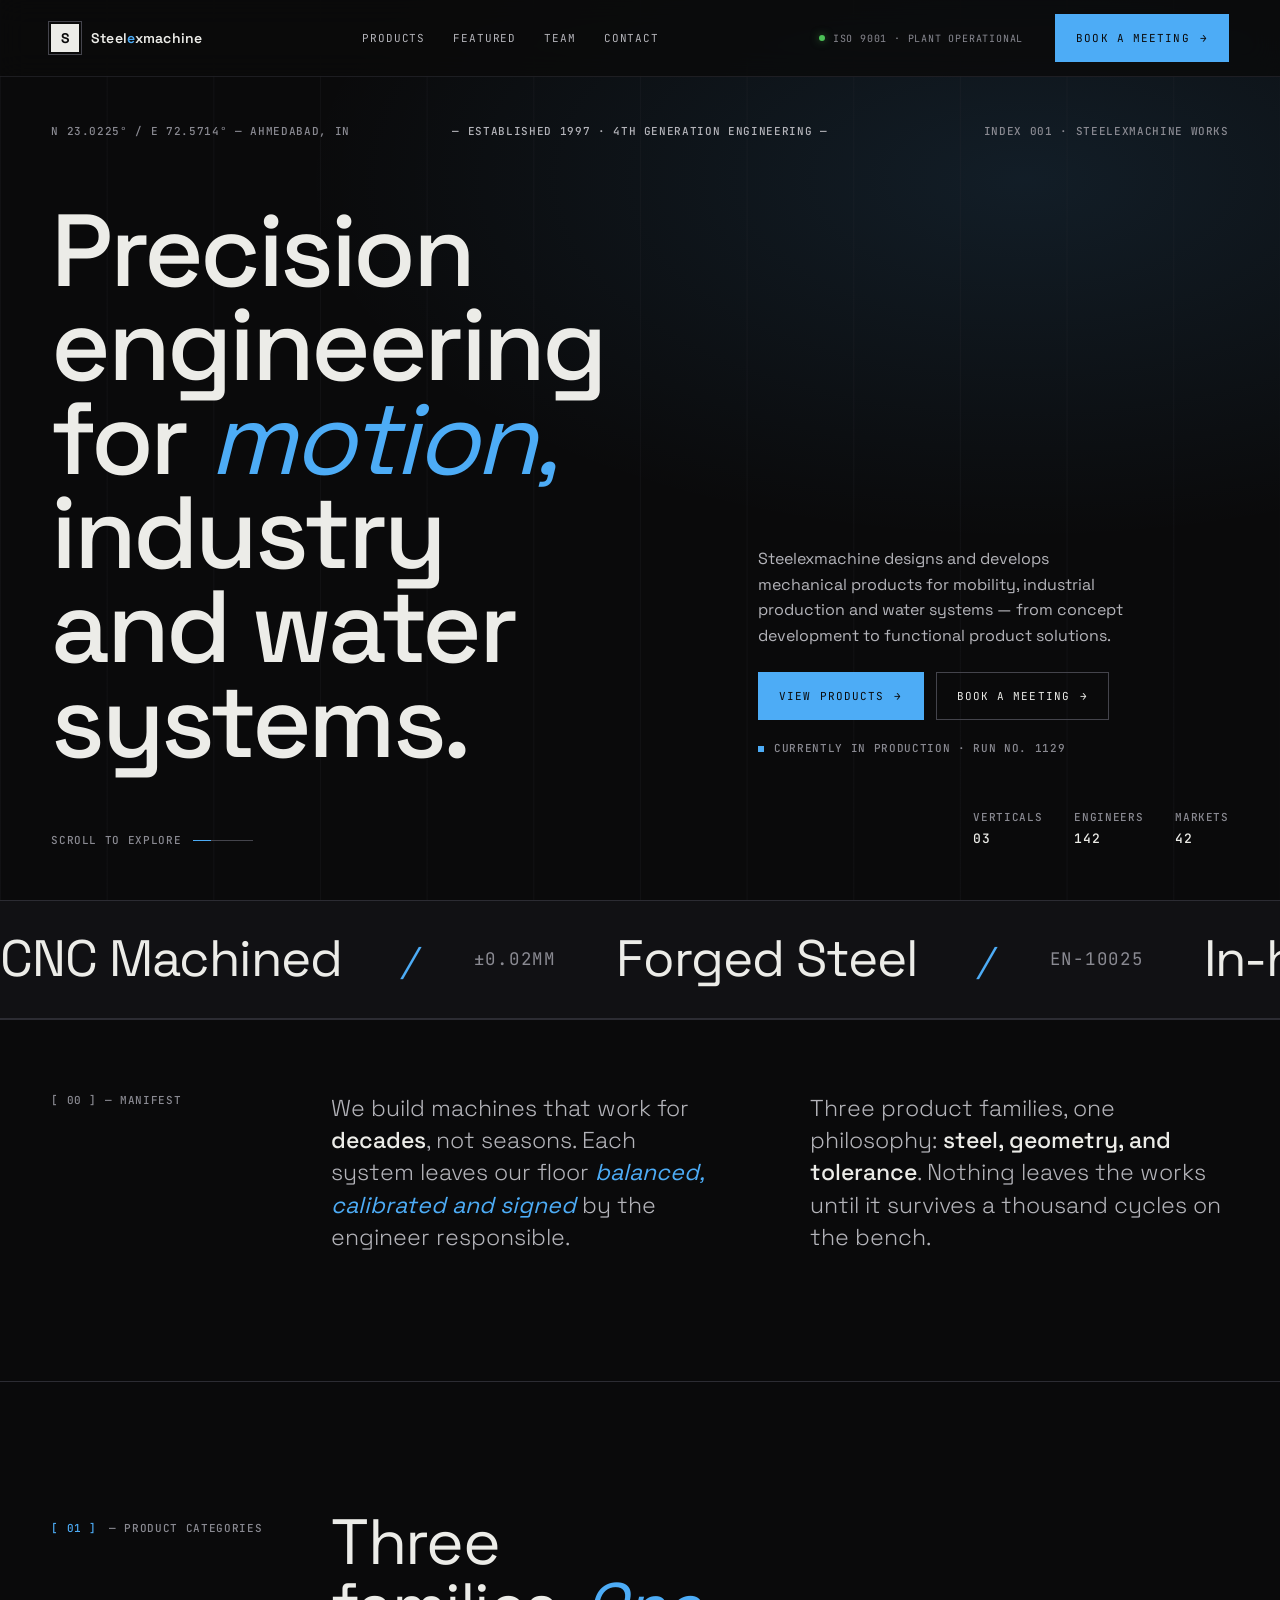
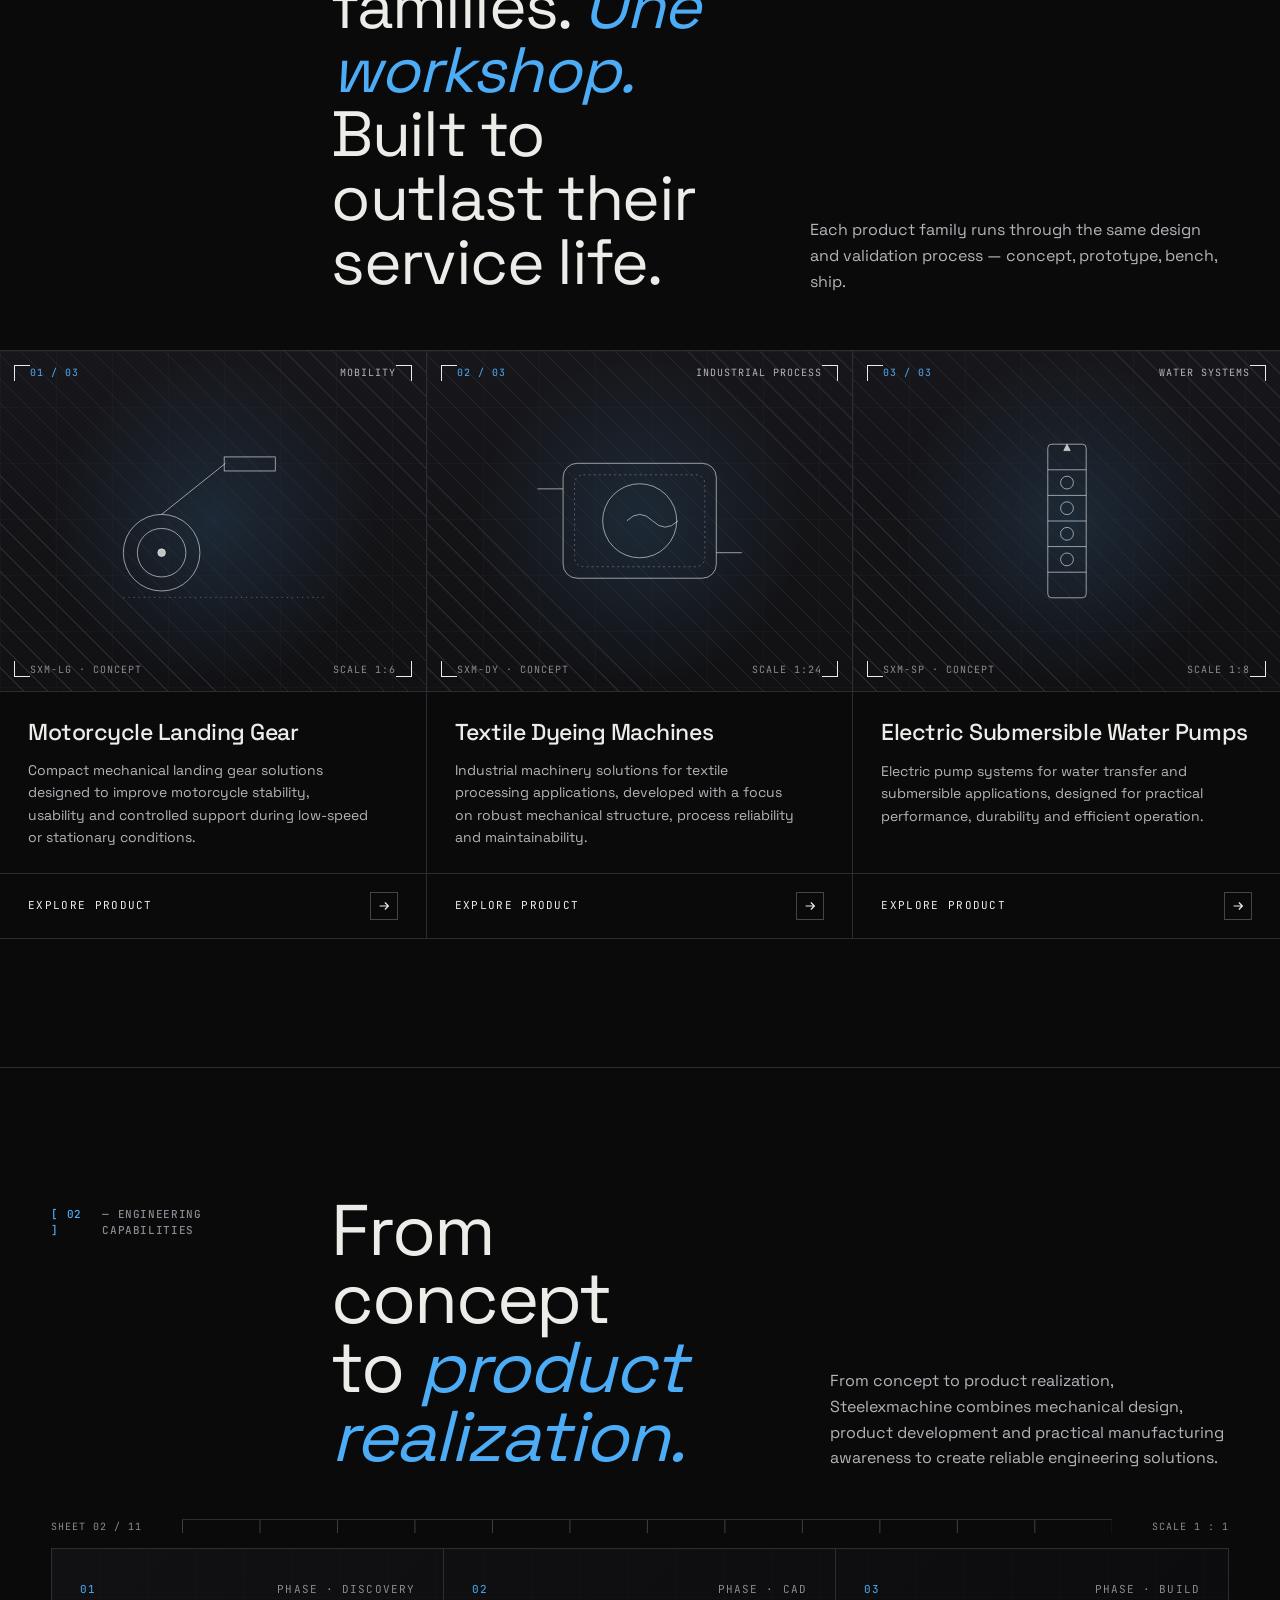
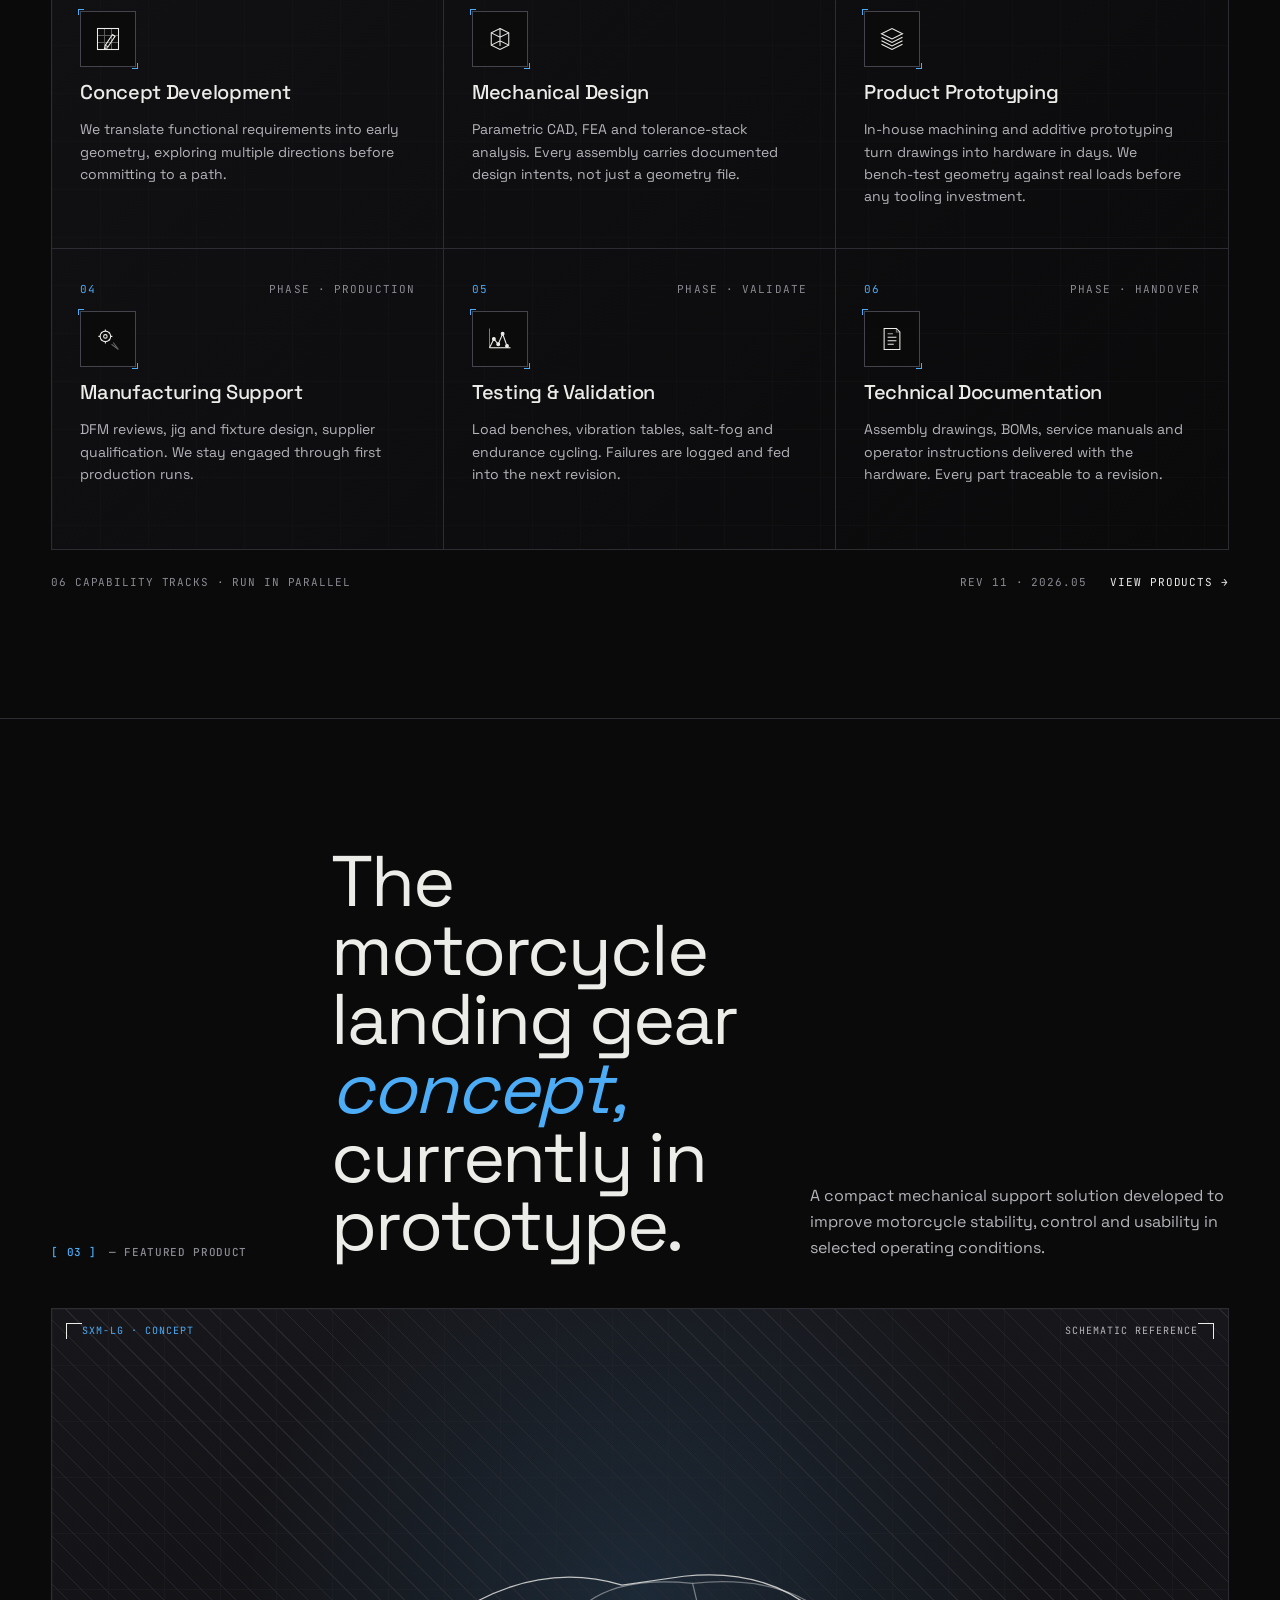
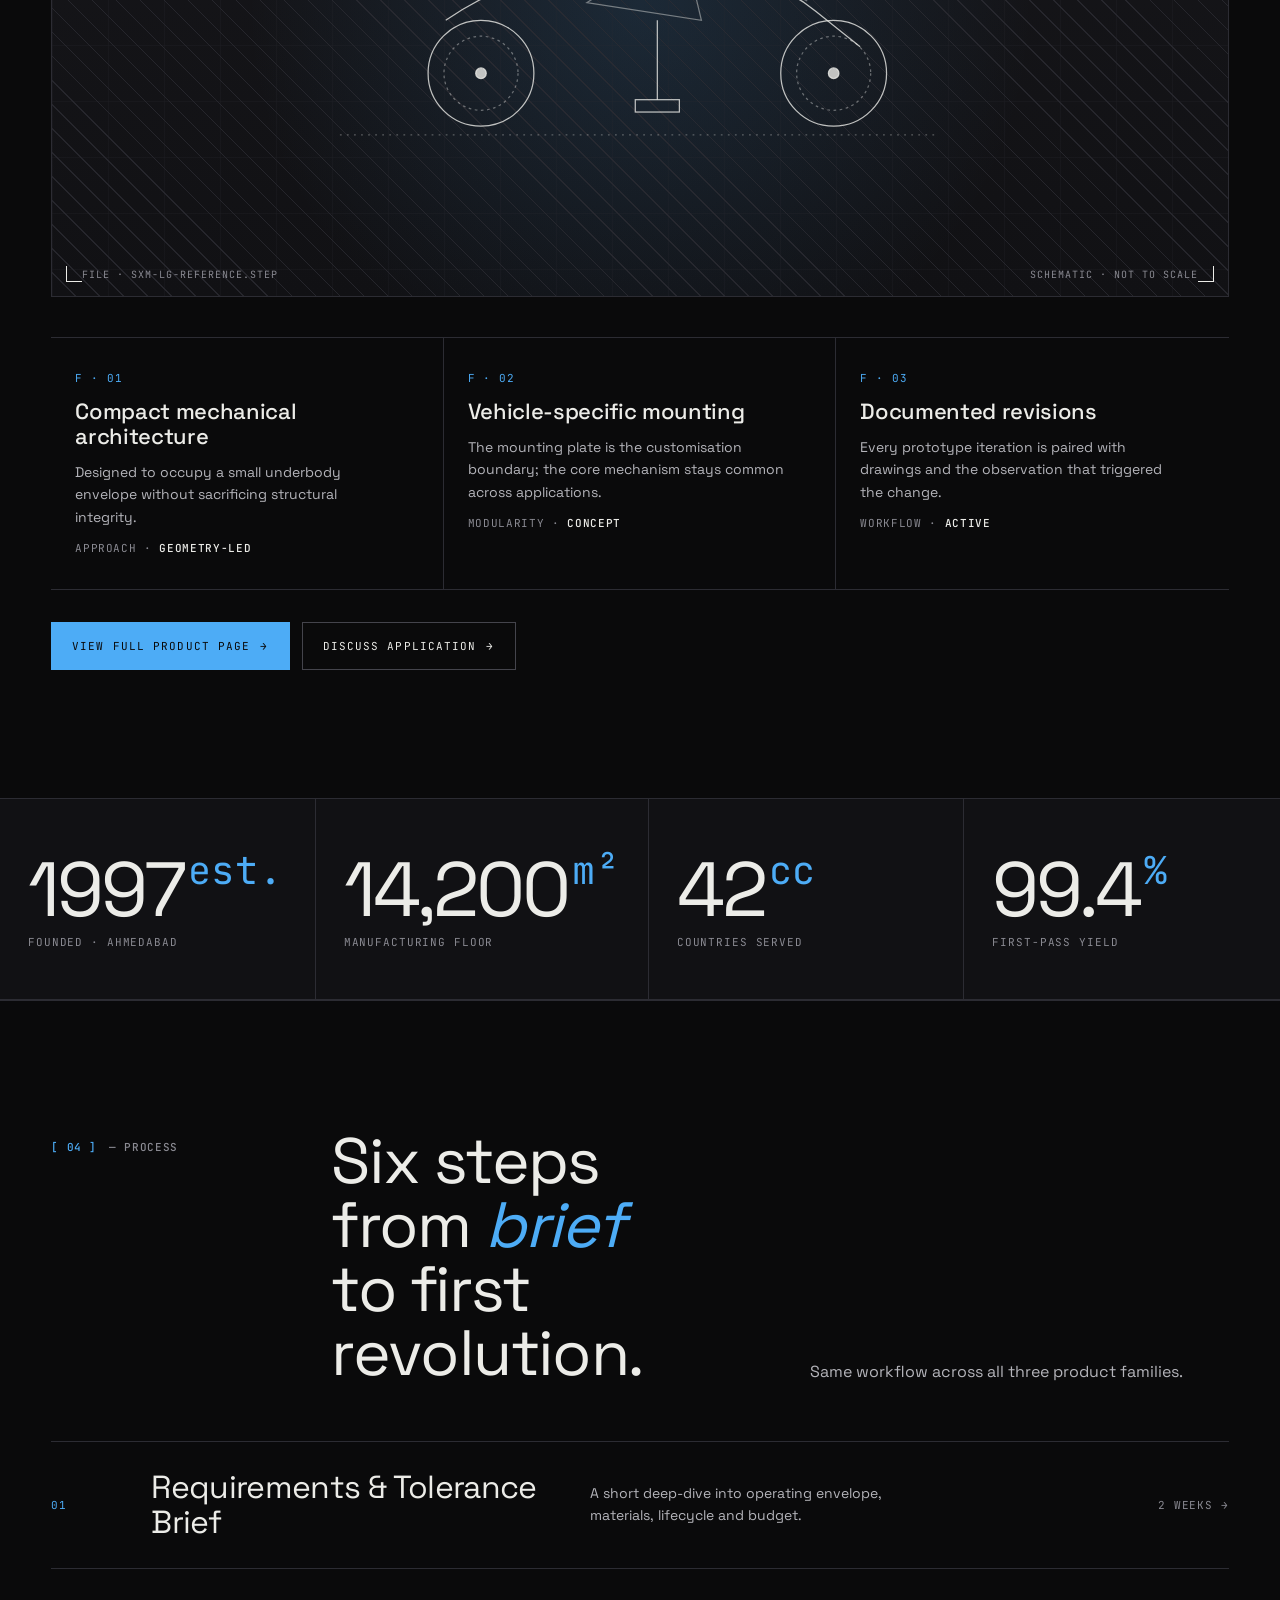
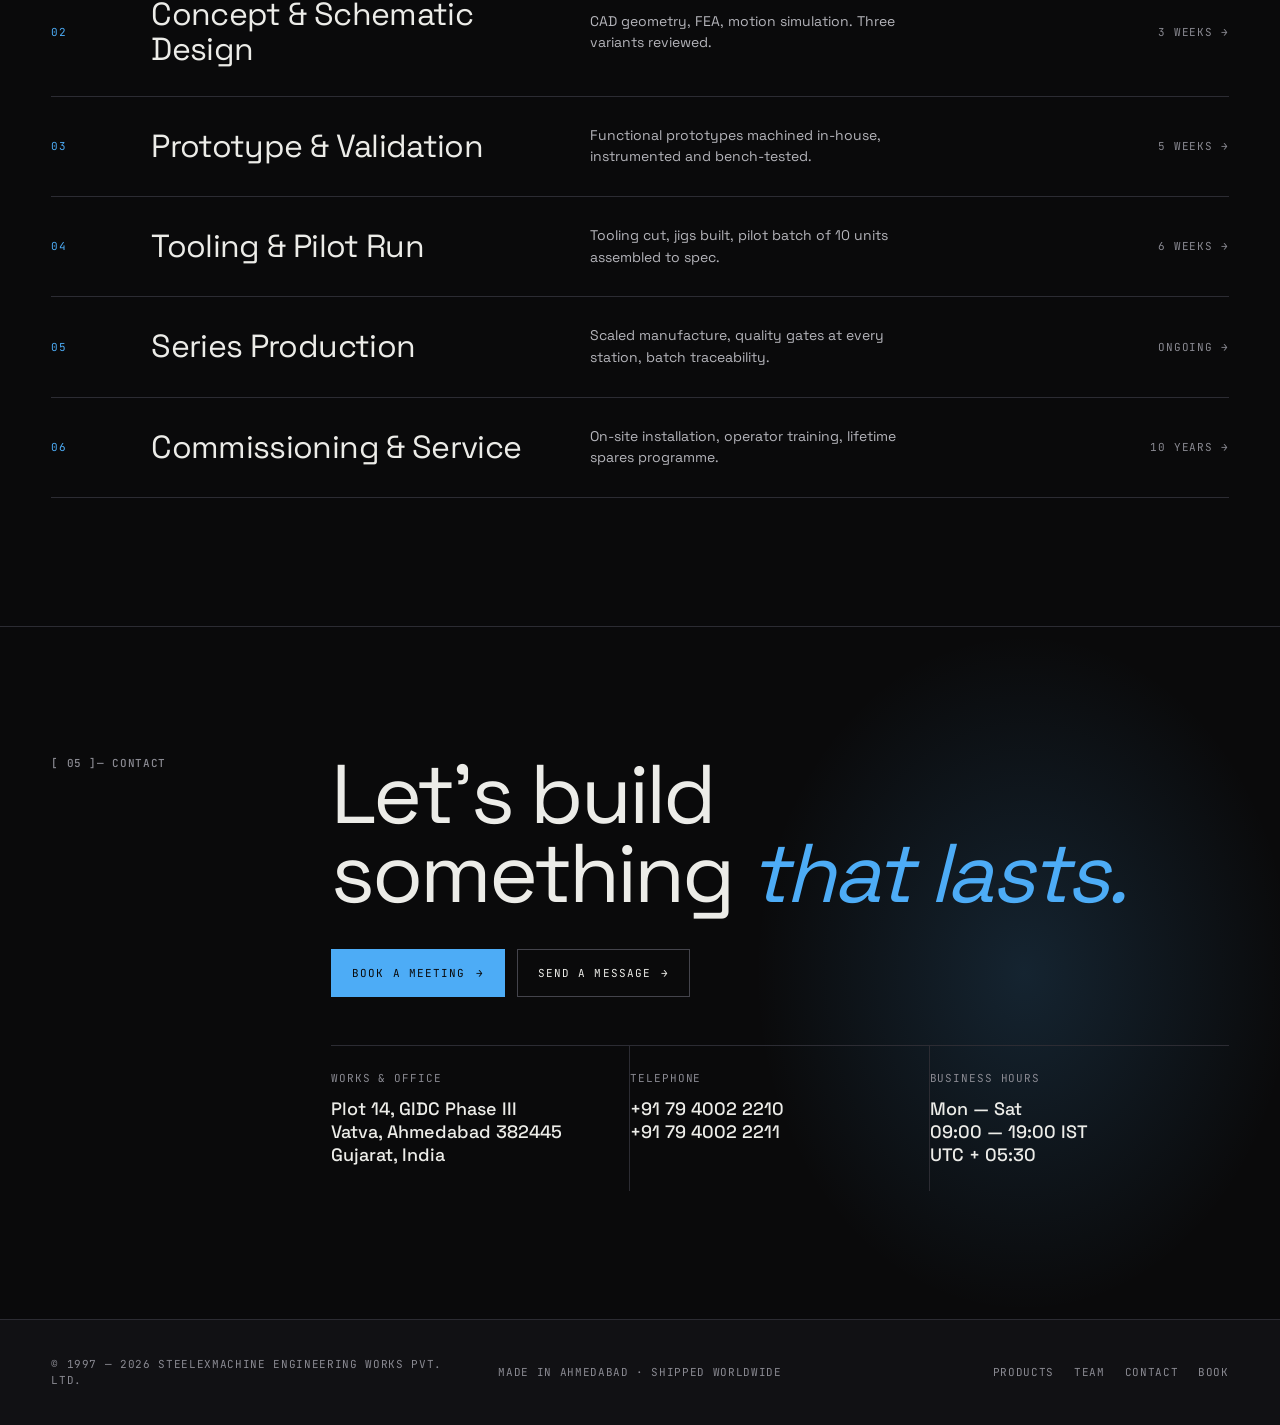
<file: index.html>
<!doctype html>
<html lang="en">
<head>
  <meta charset="utf-8" />
  <meta name="viewport" content="width=device-width, initial-scale=1" />
  <meta name="theme-color" content="#0a0a0b" />

  <!-- SEO -->
  <title>Steelexmachine — Precision Engineering for Motion, Industry and Water Systems</title>
  <meta name="description" content="Steelexmachine designs and develops mechanical products for mobility, industrial production and water systems — from concept development to functional product solutions." />
  <meta name="keywords" content="Steelexmachine, precision engineering, motorcycle landing gear, textile dyeing machines, submersible water pumps, mechanical design, India engineering" />
  <link rel="canonical" href="./index.html" />

  <!-- Open Graph -->
  <meta property="og:type" content="website" />
  <meta property="og:title" content="Steelexmachine — Precision Engineering" />
  <meta property="og:description" content="Precision Engineering for Motion, Industry and Water Systems." />
  <meta property="og:image" content="./assets/images/og-cover.jpg" />
  <!-- TODO: Replace assets/images/og-cover.jpg with a real 1200×630 social card -->

  <!-- Fonts -->
  <link rel="preconnect" href="https://fonts.googleapis.com" />
  <link rel="preconnect" href="https://fonts.gstatic.com" crossorigin />
  <link rel="stylesheet" href="https://fonts.googleapis.com/css2?family=Space+Grotesk:wght@300;400;500;600;700&family=JetBrains+Mono:wght@300;400;500;600&display=swap" />

  <!-- Styles -->
  <link rel="stylesheet" href="./css/style.css" />
</head>
<body data-screen-label="Home">

  <a href="#main" class="skip-link">Skip to content</a>

  <!-- =========================================================
       HEADER · Reused on every page (copy-paste from here)
       ========================================================= -->
  <header class="site-header">
    <a href="./index.html" class="brand" aria-label="Steelexmachine home">
      <span class="glyph">S</span>
      <span class="word">Steel<em>e</em>xmachine</span>
    </a>
    <nav class="nav-links" aria-label="Primary">
      <a href="./products.html">Products</a>
      <a href="./motorcycle-landing-gear.html">Featured</a>
      <a href="./team.html">Team</a>
      <a href="./contact.html">Contact</a>
    </nav>
    <div class="nav-status"><span class="dot"></span>ISO 9001 · Plant Operational</div>
    <a href="./booking.html" class="btn btn-primary header-cta">Book a Meeting<span class="arrow">→</span></a>
    <button class="hamburger" aria-label="Open menu" aria-expanded="false" aria-controls="mobile-menu">
      <span class="bars"><span></span><span></span><span></span></span>
    </button>
  </header>

  <!-- Mobile menu panel (controlled by js/main.js) -->
  <div class="mobile-menu" id="mobile-menu" aria-label="Mobile menu">
    <nav aria-label="Mobile primary">
      <a href="./index.html"><span>Home</span><span class="num">01</span></a>
      <a href="./products.html"><span>Products</span><span class="num">02</span></a>
      <a href="./motorcycle-landing-gear.html"><span>Featured</span><span class="num">03</span></a>
      <a href="./team.html"><span>Team</span><span class="num">04</span></a>
      <a href="./booking.html"><span>Book a Meeting</span><span class="num">05</span></a>
      <a href="./contact.html"><span>Contact</span><span class="num">06</span></a>
    </nav>
    <a href="./booking.html" class="btn btn-primary mm-cta">Book a Meeting<span class="arrow">→</span></a>
    <div class="mm-meta">ISO 9001 · Ahmedabad, IN · UTC+05:30</div>
  </div>
  <!-- /HEADER ================================================== -->


  <main id="main">

  <!-- =========================================================
       1. HERO
       ========================================================= -->
  <section class="hero hero-grid-overlay" data-screen-label="01 Hero">
    <div class="hero-top mono">
      <div class="coords">N 23.0225° / E 72.5714° — Ahmedabad, IN</div>
      <div class="center">— Established 1997 · 4th Generation Engineering —</div>
      <div class="id">Index 001 · Steelexmachine Works</div>
    </div>

    <div class="hero-main">
      <h1 class="hero-title">
        Precision engineering for <em>motion,</em> industry and water systems.
      </h1>
      <aside class="hero-aside">
        <p>Steelexmachine designs and develops mechanical products for mobility, industrial production and water systems — from concept development to functional product solutions.</p>
        <div class="hero-ctas">
          <a href="./products.html" class="btn btn-primary">View Products<span class="arrow">→</span></a>
          <a href="./booking.html" class="btn">Book a Meeting<span class="arrow">→</span></a>
        </div>
        <span class="stamp mono"><span class="dot"></span>Currently in production · Run No. 1129</span>
      </aside>
    </div>

    <div class="hero-bottom">
      <div class="scroll-hint mono">
        <span>Scroll to explore</span>
        <span class="line"></span>
      </div>
      <div></div>
      <div class="hero-meta mono">
        <div class="cell"><span class="k">Verticals</span><span class="v">03</span></div>
        <div class="cell"><span class="k">Engineers</span><span class="v">142</span></div>
        <div class="cell"><span class="k">Markets</span><span class="v">42</span></div>
      </div>
    </div>
  </section>

  <!-- =========================================================
       2. MARQUEE — capability ticker
       ========================================================= -->
  <section class="marquee" aria-hidden="true">
    <div class="marquee-track">
      <span class="marquee-item">CNC Machined <span class="sep">/</span> <span class="alt">±0.02mm</span></span>
      <span class="marquee-item">Forged Steel <span class="sep">/</span> <span class="alt">EN-10025</span></span>
      <span class="marquee-item">In-house Foundry <span class="sep">/</span> <span class="alt">Since 1997</span></span>
      <span class="marquee-item">42 Countries <span class="sep">/</span> <span class="alt">Export</span></span>
      <span class="marquee-item">ISO 9001:2015 <span class="sep">/</span> <span class="alt">Certified</span></span>
      <!-- duplicated for seamless loop -->
      <span class="marquee-item">CNC Machined <span class="sep">/</span> <span class="alt">±0.02mm</span></span>
      <span class="marquee-item">Forged Steel <span class="sep">/</span> <span class="alt">EN-10025</span></span>
      <span class="marquee-item">In-house Foundry <span class="sep">/</span> <span class="alt">Since 1997</span></span>
      <span class="marquee-item">42 Countries <span class="sep">/</span> <span class="alt">Export</span></span>
      <span class="marquee-item">ISO 9001:2015 <span class="sep">/</span> <span class="alt">Certified</span></span>
    </div>
  </section>

  <!-- =========================================================
       3. MANIFEST — short positioning statement
       ========================================================= -->
  <section class="manifest reveal" data-screen-label="02 Manifest">
    <div class="label mono">[ 00 ] — Manifest</div>
    <p>We build machines that work for <strong>decades</strong>, not seasons. Each system leaves our floor <em>balanced, calibrated and signed</em> by the engineer responsible.</p>
    <p>Three product families, one philosophy: <strong>steel, geometry, and tolerance</strong>. Nothing leaves the works until it survives a thousand cycles on the bench.</p>
  </section>

  <!-- =========================================================
       4. PRODUCT CATEGORIES — 3 cards
       ========================================================= -->
  <section id="products" class="section section--flush" data-screen-label="03 Product Categories">
    <div style="padding: 0 var(--edge);">
      <div class="section-head">
        <div class="label mono"><span class="num">[ 01 ]</span><span>— Product Categories</span></div>
        <h2>Three families. <em>One workshop.</em> Built to outlast their service life.</h2>
        <p class="desc">Each product family runs through the same design and validation process — concept, prototype, bench, ship.</p>
      </div>
    </div>

    <div class="cat-grid">
      <!-- Card 01 -->
      <article class="pcard reveal">
        <div class="pcard-viz viz">
          <div class="viz-meta"><span class="num">01 / 03</span><span class="tag">Mobility</span></div>
          <!-- IMAGE PLACEHOLDER: replace this <div class="viz-glyph"> block
               with <img class="viz-img" src="./assets/images/product-landing-gear.jpg" alt="Motorcycle landing gear"> -->
          <div class="viz-glyph" aria-hidden="true">
            <svg viewBox="0 0 400 300" fill="none" stroke="currentColor" stroke-width="1.2">
              <circle cx="120" cy="200" r="60"/><circle cx="120" cy="200" r="38"/>
              <circle cx="120" cy="200" r="6" fill="currentColor"/>
              <line x1="120" y1="140" x2="220" y2="60"/>
              <rect x="218" y="50" width="80" height="22"/>
              <line x1="60" y1="270" x2="380" y2="270" stroke-dasharray="2 6" opacity=".5"/>
            </svg>
          </div>
          <span class="viz-corner tl"></span><span class="viz-corner tr"></span><span class="viz-corner bl"></span><span class="viz-corner br"></span>
          <div class="viz-foot"><span>SXM-LG · CONCEPT</span><span>SCALE 1:6</span></div>
        </div>
        <div class="pcard-info">
          <h3>Motorcycle Landing Gear</h3>
          <p>Compact mechanical landing gear solutions designed to improve motorcycle stability, usability and controlled support during low-speed or stationary conditions.</p>
        </div>
        <a href="./motorcycle-landing-gear.html" class="pcard-cta">
          <span>Explore Product</span>
          <span class="arrow-box" aria-hidden="true"><svg width="14" height="14" viewBox="0 0 16 16" fill="none" stroke="currentColor" stroke-width="1.4"><path d="M3 8h10M9 4l4 4-4 4"/></svg></span>
        </a>
      </article>

      <!-- Card 02 -->
      <article class="pcard reveal">
        <div class="pcard-viz viz">
          <div class="viz-meta"><span class="num">02 / 03</span><span class="tag">Industrial Process</span></div>
          <!-- IMAGE PLACEHOLDER: replace with <img class="viz-img" src="./assets/images/product-dyeing.jpg" alt="Textile dyeing machine"> -->
          <div class="viz-glyph" aria-hidden="true">
            <svg viewBox="0 0 400 300" fill="none" stroke="currentColor" stroke-width="1.2">
              <rect x="80" y="60" width="240" height="180" rx="22"/>
              <rect x="98" y="78" width="204" height="144" rx="14" stroke-dasharray="3 5" opacity=".5"/>
              <circle cx="200" cy="150" r="58"/>
              <path d="M180 150 Q200 130 220 150 T260 150"/>
              <line x1="80" y1="100" x2="40" y2="100"/><line x1="320" y1="200" x2="360" y2="200"/>
            </svg>
          </div>
          <span class="viz-corner tl"></span><span class="viz-corner tr"></span><span class="viz-corner bl"></span><span class="viz-corner br"></span>
          <div class="viz-foot"><span>SXM-DY · CONCEPT</span><span>SCALE 1:24</span></div>
        </div>
        <div class="pcard-info">
          <h3>Textile Dyeing Machines</h3>
          <p>Industrial machinery solutions for textile processing applications, developed with a focus on robust mechanical structure, process reliability and maintainability.</p>
        </div>
        <a href="./products.html#dyeing" class="pcard-cta">
          <span>Explore Product</span>
          <span class="arrow-box" aria-hidden="true"><svg width="14" height="14" viewBox="0 0 16 16" fill="none" stroke="currentColor" stroke-width="1.4"><path d="M3 8h10M9 4l4 4-4 4"/></svg></span>
        </a>
      </article>

      <!-- Card 03 -->
      <article class="pcard reveal">
        <div class="pcard-viz viz">
          <div class="viz-meta"><span class="num">03 / 03</span><span class="tag">Water Systems</span></div>
          <!-- IMAGE PLACEHOLDER: replace with <img class="viz-img" src="./assets/images/product-pump.jpg" alt="Submersible water pump"> -->
          <div class="viz-glyph" aria-hidden="true">
            <svg viewBox="0 0 400 300" fill="none" stroke="currentColor" stroke-width="1.2">
              <rect x="170" y="30" width="60" height="240" rx="6"/>
              <line x1="170" y1="70" x2="230" y2="70"/><line x1="170" y1="110" x2="230" y2="110"/>
              <line x1="170" y1="150" x2="230" y2="150"/><line x1="170" y1="190" x2="230" y2="190"/>
              <line x1="170" y1="230" x2="230" y2="230"/>
              <circle cx="200" cy="90" r="10"/><circle cx="200" cy="130" r="10"/>
              <circle cx="200" cy="170" r="10"/><circle cx="200" cy="210" r="10"/>
              <path d="M195 40 L200 30 L205 40 Z" fill="currentColor"/>
            </svg>
          </div>
          <span class="viz-corner tl"></span><span class="viz-corner tr"></span><span class="viz-corner bl"></span><span class="viz-corner br"></span>
          <div class="viz-foot"><span>SXM-SP · CONCEPT</span><span>SCALE 1:8</span></div>
        </div>
        <div class="pcard-info">
          <h3>Electric Submersible Water Pumps</h3>
          <p>Electric pump systems for water transfer and submersible applications, designed for practical performance, durability and efficient operation.</p>
        </div>
        <a href="./products.html#pumps" class="pcard-cta">
          <span>Explore Product</span>
          <span class="arrow-box" aria-hidden="true"><svg width="14" height="14" viewBox="0 0 16 16" fill="none" stroke="currentColor" stroke-width="1.4"><path d="M3 8h10M9 4l4 4-4 4"/></svg></span>
        </a>
      </article>
    </div>
  </section>

  <!-- =========================================================
       5. ENGINEERING CAPABILITIES — 6 tiles
       ========================================================= -->
  <section data-screen-label="04 Capabilities">
    <div class="engcap-intro reveal">
      <div class="label mono"><span class="num">[ 02 ]</span><span>— Engineering Capabilities</span></div>
      <h2>From concept to <em>product realization.</em></h2>
      <p class="desc">From concept to product realization, Steelexmachine combines mechanical design, product development and practical manufacturing awareness to create reliable engineering solutions.</p>
    </div>

    <div class="engcap-wrap">
      <div class="engcap-scale">
        <span>SHEET 02 / 11</span><span class="ticks" aria-hidden="true"></span><span>SCALE 1 : 1</span>
      </div>

      <div class="engcap-grid">
        <article class="engcap-card reveal">
          <div class="head"><span class="num">01</span><span>Phase · Discovery</span></div>
          <div class="engcap-icon" aria-hidden="true">
            <svg width="28" height="28" viewBox="0 0 32 32" fill="none" stroke="currentColor" stroke-width="1.2">
              <rect x="4" y="4" width="24" height="24"/><path d="M4 12h24M4 20h24M12 4v24M20 4v24" opacity=".35"/>
              <path d="M13 23l8-12 3 2-8 12z"/><path d="M21 11l3 2"/><path d="M13 23l-1 4 4-1"/>
            </svg>
          </div>
          <h4>Concept Development</h4>
          <p>We translate functional requirements into early geometry, exploring multiple directions before committing to a path.</p>
        </article>

        <article class="engcap-card reveal">
          <div class="head"><span class="num">02</span><span>Phase · CAD</span></div>
          <div class="engcap-icon" aria-hidden="true">
            <svg width="28" height="28" viewBox="0 0 32 32" fill="none" stroke="currentColor" stroke-width="1.2">
              <path d="M16 4l10 5v14l-10 5L6 23V9z"/><path d="M16 4v20M6 9l10 5 10-5M6 23l10-5 10 5"/>
            </svg>
          </div>
          <h4>Mechanical Design</h4>
          <p>Parametric CAD, FEA and tolerance-stack analysis. Every assembly carries documented design intents, not just a geometry file.</p>
        </article>

        <article class="engcap-card reveal">
          <div class="head"><span class="num">03</span><span>Phase · Build</span></div>
          <div class="engcap-icon" aria-hidden="true">
            <svg width="28" height="28" viewBox="0 0 32 32" fill="none" stroke="currentColor" stroke-width="1.2">
              <path d="M4 10l12 6 12-6L16 4z"/><path d="M4 14l12 6 12-6M4 18l12 6 12-6M4 22l12 6 12-6"/>
            </svg>
          </div>
          <h4>Product Prototyping</h4>
          <p>In-house machining and additive prototyping turn drawings into hardware in days. We bench-test geometry against real loads before any tooling investment.</p>
        </article>

        <article class="engcap-card reveal">
          <div class="head"><span class="num">04</span><span>Phase · Production</span></div>
          <div class="engcap-icon" aria-hidden="true">
            <svg width="28" height="28" viewBox="0 0 32 32" fill="none" stroke="currentColor" stroke-width="1.2">
              <circle cx="13" cy="13" r="6"/><circle cx="13" cy="13" r="2"/>
              <path d="M13 5v2M13 19v2M5 13h2M19 13h2"/>
              <path d="M8 8l1.4 1.4M16.6 16.6l1.4 1.4M16.6 9.4L18 8M9.4 16.6L8 18" opacity=".6"/>
              <path d="M20 22l8 6M22 20l6 8" opacity=".4"/>
            </svg>
          </div>
          <h4>Manufacturing Support</h4>
          <p>DFM reviews, jig and fixture design, supplier qualification. We stay engaged through first production runs.</p>
        </article>

        <article class="engcap-card reveal">
          <div class="head"><span class="num">05</span><span>Phase · Validate</span></div>
          <div class="engcap-icon" aria-hidden="true">
            <svg width="28" height="28" viewBox="0 0 32 32" fill="none" stroke="currentColor" stroke-width="1.2">
              <path d="M4 26l5-10 5 6 5-12 5 14"/><path d="M4 26h24"/><path d="M4 4v22" opacity=".5"/>
              <circle cx="9" cy="16" r="1.6" fill="currentColor"/><circle cx="14" cy="22" r="1.6" fill="currentColor"/>
              <circle cx="19" cy="10" r="1.6" fill="currentColor"/><circle cx="24" cy="24" r="1.6" fill="currentColor"/>
            </svg>
          </div>
          <h4>Testing &amp; Validation</h4>
          <p>Load benches, vibration tables, salt-fog and endurance cycling. Failures are logged and fed into the next revision.</p>
        </article>

        <article class="engcap-card reveal">
          <div class="head"><span class="num">06</span><span>Phase · Handover</span></div>
          <div class="engcap-icon" aria-hidden="true">
            <svg width="28" height="28" viewBox="0 0 32 32" fill="none" stroke="currentColor" stroke-width="1.2">
              <path d="M7 4h14l4 4v20H7z"/><path d="M21 4v4h4" opacity=".5"/>
              <path d="M11 14h10M11 18h10M11 22h7"/><path d="M11 10h6" opacity=".7"/>
            </svg>
          </div>
          <h4>Technical Documentation</h4>
          <p>Assembly drawings, BOMs, service manuals and operator instructions delivered with the hardware. Every part traceable to a revision.</p>
        </article>
      </div>
    </div>

    <div class="engcap-foot">
      <span>06 capability tracks · run in parallel</span>
      <span class="right">
        <span>REV 11 · 2026.05</span>
        <a href="./products.html">View Products<span class="arrow">→</span></a>
      </span>
    </div>
  </section>

  <!-- =========================================================
       6. FEATURED PRODUCT — Motorcycle Landing Gear preview
       ========================================================= -->
  <section class="section" data-screen-label="05 Featured">
    <div class="featured-head reveal">
      <div class="label mono"><span class="num">[ 03 ]</span><span>— Featured Product</span></div>
      <h2>The motorcycle landing gear <em>concept,</em> currently in prototype.</h2>
      <p class="desc">A compact mechanical support solution developed to improve motorcycle stability, control and usability in selected operating conditions.</p>
    </div>

    <!-- Big visual placeholder for the featured product.
         IMAGE PLACEHOLDER: replace .viz-glyph with <img class="viz-img" src="./assets/images/featured-landing-gear.jpg" alt="…"> -->
    <div class="viz reveal" style="aspect-ratio: 16/8; border: 1px solid var(--steel);">
      <div class="viz-meta"><span class="num">SXM-LG · CONCEPT</span><span class="tag">Schematic Reference</span></div>
      <div class="viz-glyph" aria-hidden="true">
        <svg viewBox="0 0 800 360" fill="none" stroke="currentColor" stroke-width="1.4">
          <path d="M180 200 Q280 130 380 160 L450 150 Q540 140 600 190 L650 230"/>
          <path d="M340 180 Q380 150 460 158 L470 200 Z" opacity=".55"/>
          <path d="M460 158 Q540 150 590 178" opacity=".5"/>
          <circle cx="220" cy="260" r="60"/><circle cx="220" cy="260" r="42" stroke-dasharray="3 4" opacity=".5"/>
          <circle cx="220" cy="260" r="6" fill="currentColor"/>
          <circle cx="620" cy="260" r="60"/><circle cx="620" cy="260" r="42" stroke-dasharray="3 4" opacity=".5"/>
          <circle cx="620" cy="260" r="6" fill="currentColor"/>
          <line x1="420" y1="200" x2="420" y2="290"/><rect x="395" y="290" width="50" height="14"/>
          <line x1="60" y1="330" x2="740" y2="330" stroke-dasharray="2 6" opacity=".4"/>
        </svg>
      </div>
      <span class="viz-corner tl"></span><span class="viz-corner tr"></span><span class="viz-corner bl"></span><span class="viz-corner br"></span>
      <div class="viz-foot"><span>FILE · SXM-LG-REFERENCE.STEP</span><span>SCHEMATIC · NOT TO SCALE</span></div>
    </div>

    <div class="featured-grid">
      <div class="feat-card reveal">
        <span class="n">F · 01</span>
        <h4>Compact mechanical architecture</h4>
        <p>Designed to occupy a small underbody envelope without sacrificing structural integrity.</p>
        <span class="stat">Approach · <strong>Geometry-led</strong></span>
      </div>
      <div class="feat-card reveal">
        <span class="n">F · 02</span>
        <h4>Vehicle-specific mounting</h4>
        <p>The mounting plate is the customisation boundary; the core mechanism stays common across applications.</p>
        <span class="stat">Modularity · <strong>Concept</strong></span>
      </div>
      <div class="feat-card reveal">
        <span class="n">F · 03</span>
        <h4>Documented revisions</h4>
        <p>Every prototype iteration is paired with drawings and the observation that triggered the change.</p>
        <span class="stat">Workflow · <strong>Active</strong></span>
      </div>
    </div>

    <div class="featured-ctas">
      <a href="./motorcycle-landing-gear.html" class="btn btn-primary">View Full Product Page<span class="arrow">→</span></a>
      <a href="./booking.html" class="btn">Discuss Application<span class="arrow">→</span></a>
    </div>
  </section>

  <!-- =========================================================
       7. METRICS
       ========================================================= -->
  <section class="metrics" aria-label="Company metrics">
    <div class="metric reveal">
      <span class="v">1997<span class="unit">est.</span></span>
      <span class="k">Founded · Ahmedabad</span>
    </div>
    <div class="metric reveal">
      <span class="v">14,200<span class="unit">m²</span></span>
      <span class="k">Manufacturing Floor</span>
    </div>
    <div class="metric reveal">
      <span class="v">42<span class="unit">cc</span></span>
      <span class="k">Countries Served</span>
    </div>
    <div class="metric reveal">
      <span class="v">99.4<span class="unit">%</span></span>
      <span class="k">First-pass Yield</span>
    </div>
  </section>

  <!-- =========================================================
       8. PROCESS
       ========================================================= -->
  <section class="section" data-screen-label="06 Process">
    <div class="section-head">
      <div class="label mono"><span class="num">[ 04 ]</span><span>— Process</span></div>
      <h2>Six steps from <em>brief</em> to first revolution.</h2>
      <p class="desc">Same workflow across all three product families.</p>
    </div>

    <div class="process-list">
      <div class="step reveal"><span class="n">01</span><h5>Requirements &amp; Tolerance Brief</h5><p class="desc">A short deep-dive into operating envelope, materials, lifecycle and budget.</p><span class="tag">2 weeks →</span></div>
      <div class="step reveal"><span class="n">02</span><h5>Concept &amp; Schematic Design</h5><p class="desc">CAD geometry, FEA, motion simulation. Three variants reviewed.</p><span class="tag">3 weeks →</span></div>
      <div class="step reveal"><span class="n">03</span><h5>Prototype &amp; Validation</h5><p class="desc">Functional prototypes machined in-house, instrumented and bench-tested.</p><span class="tag">5 weeks →</span></div>
      <div class="step reveal"><span class="n">04</span><h5>Tooling &amp; Pilot Run</h5><p class="desc">Tooling cut, jigs built, pilot batch of 10 units assembled to spec.</p><span class="tag">6 weeks →</span></div>
      <div class="step reveal"><span class="n">05</span><h5>Series Production</h5><p class="desc">Scaled manufacture, quality gates at every station, batch traceability.</p><span class="tag">ongoing →</span></div>
      <div class="step reveal"><span class="n">06</span><h5>Commissioning &amp; Service</h5><p class="desc">On-site installation, operator training, lifetime spares programme.</p><span class="tag">10 years →</span></div>
    </div>
  </section>

  <!-- =========================================================
       9. CONTACT / CTA
       ========================================================= -->
  <section class="cta" id="contact">
    <div class="label mono"><span class="num">[ 05 ]</span><span>— Contact</span></div>
    <div class="cta-body">
      <h2>Let's build something <em>that lasts.</em></h2>
      <div class="cta-actions">
        <a href="./booking.html" class="btn btn-primary">Book a Meeting<span class="arrow">→</span></a>
        <a href="./contact.html" class="btn">Send a Message<span class="arrow">→</span></a>
      </div>
      <div class="cta-grid">
        <div class="cell"><span class="k">Works &amp; Office</span><span class="v">Plot 14, GIDC Phase III<br/>Vatva, Ahmedabad 382445<br/>Gujarat, India</span></div>
        <div class="cell"><span class="k">Telephone</span><span class="v">+91 79 4002 2210<br/>+91 79 4002 2211</span></div>
        <div class="cell"><span class="k">Business Hours</span><span class="v">Mon — Sat<br/>09:00 — 19:00 IST<br/>UTC + 05:30</span></div>
      </div>
    </div>
  </section>

  </main>

  <!-- =========================================================
       FOOTER · Reused on every page (copy-paste from here)
       ========================================================= -->
  <footer class="site-footer">
    <div class="left">© 1997 — 2026 Steelexmachine Engineering Works Pvt. Ltd.</div>
    <div class="center">Made in Ahmedabad · Shipped Worldwide</div>
    <div class="right">
      <a href="./products.html">Products</a>
      <a href="./team.html">Team</a>
      <a href="./contact.html">Contact</a>
      <a href="./booking.html">Book</a>
    </div>
  </footer>
  <!-- /FOOTER ================================================== -->

  <script src="./js/main.js" defer></script>
</body>
</html>
</file>
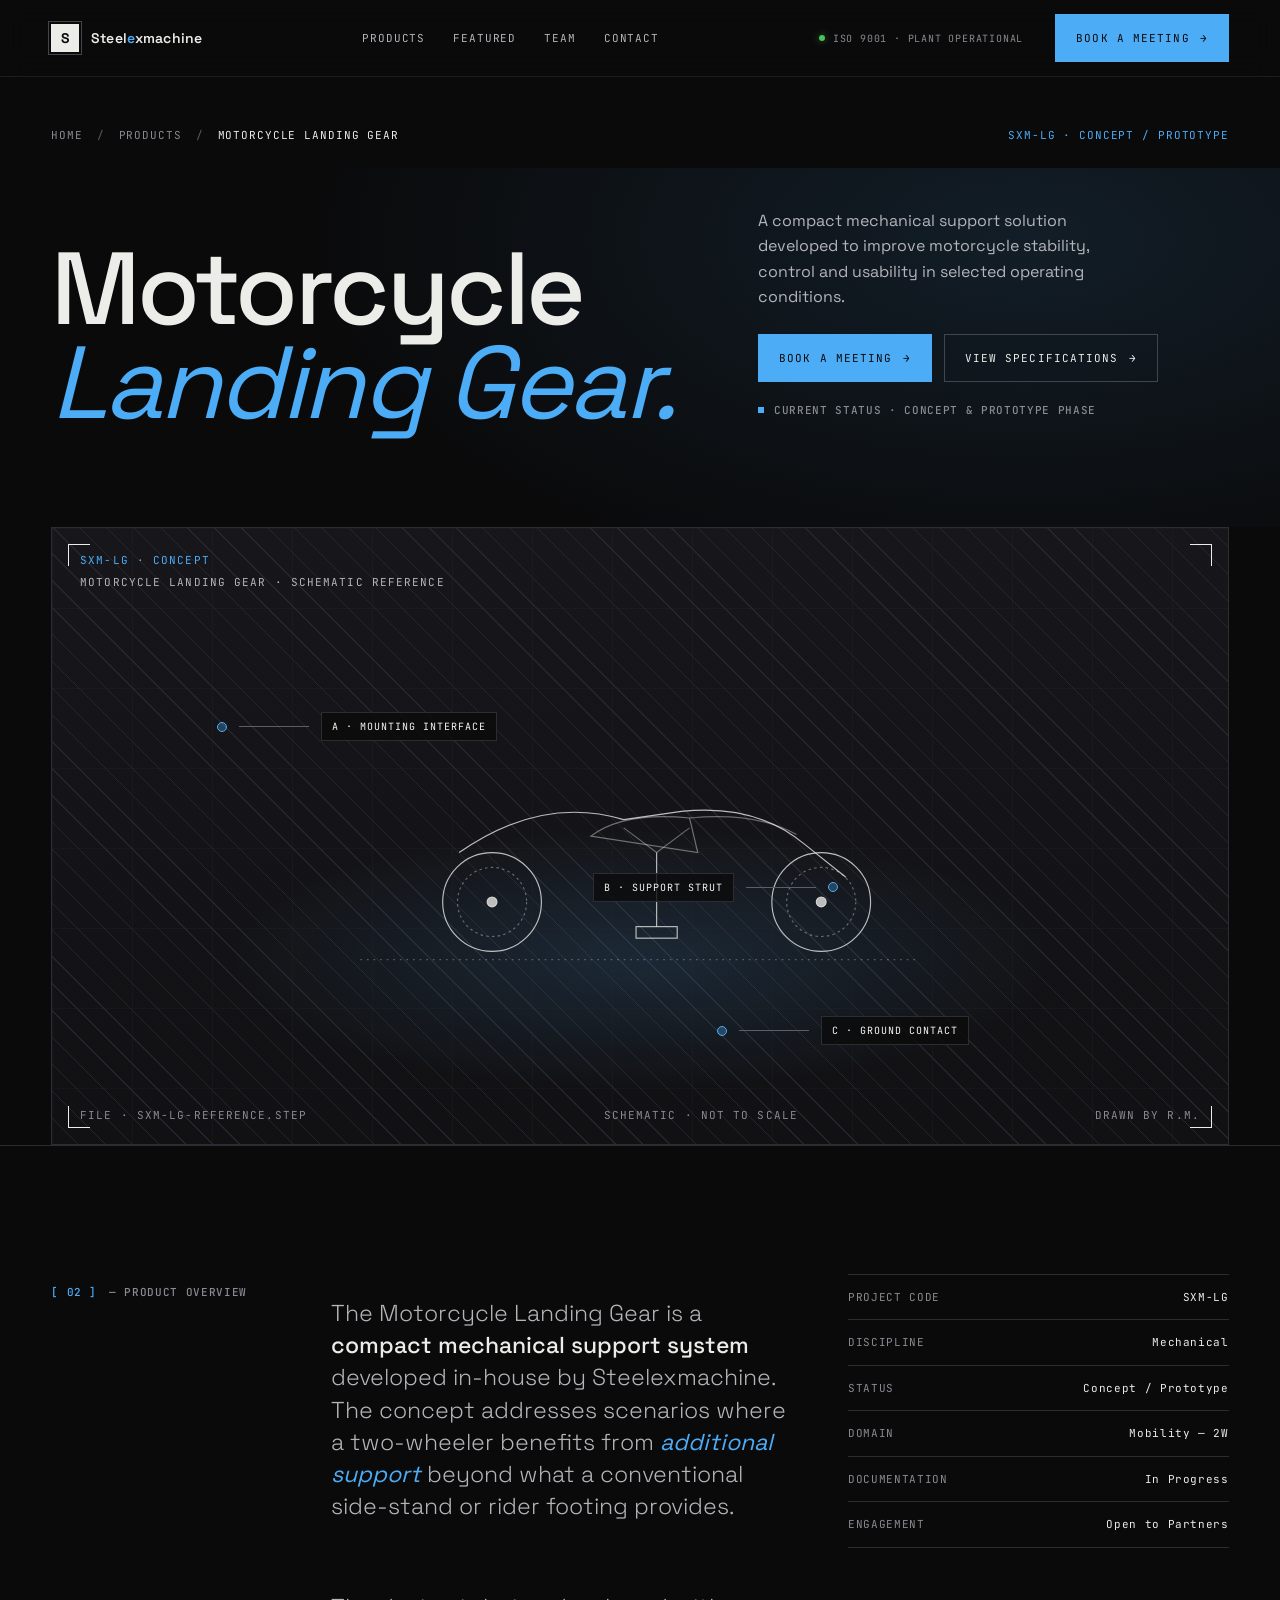
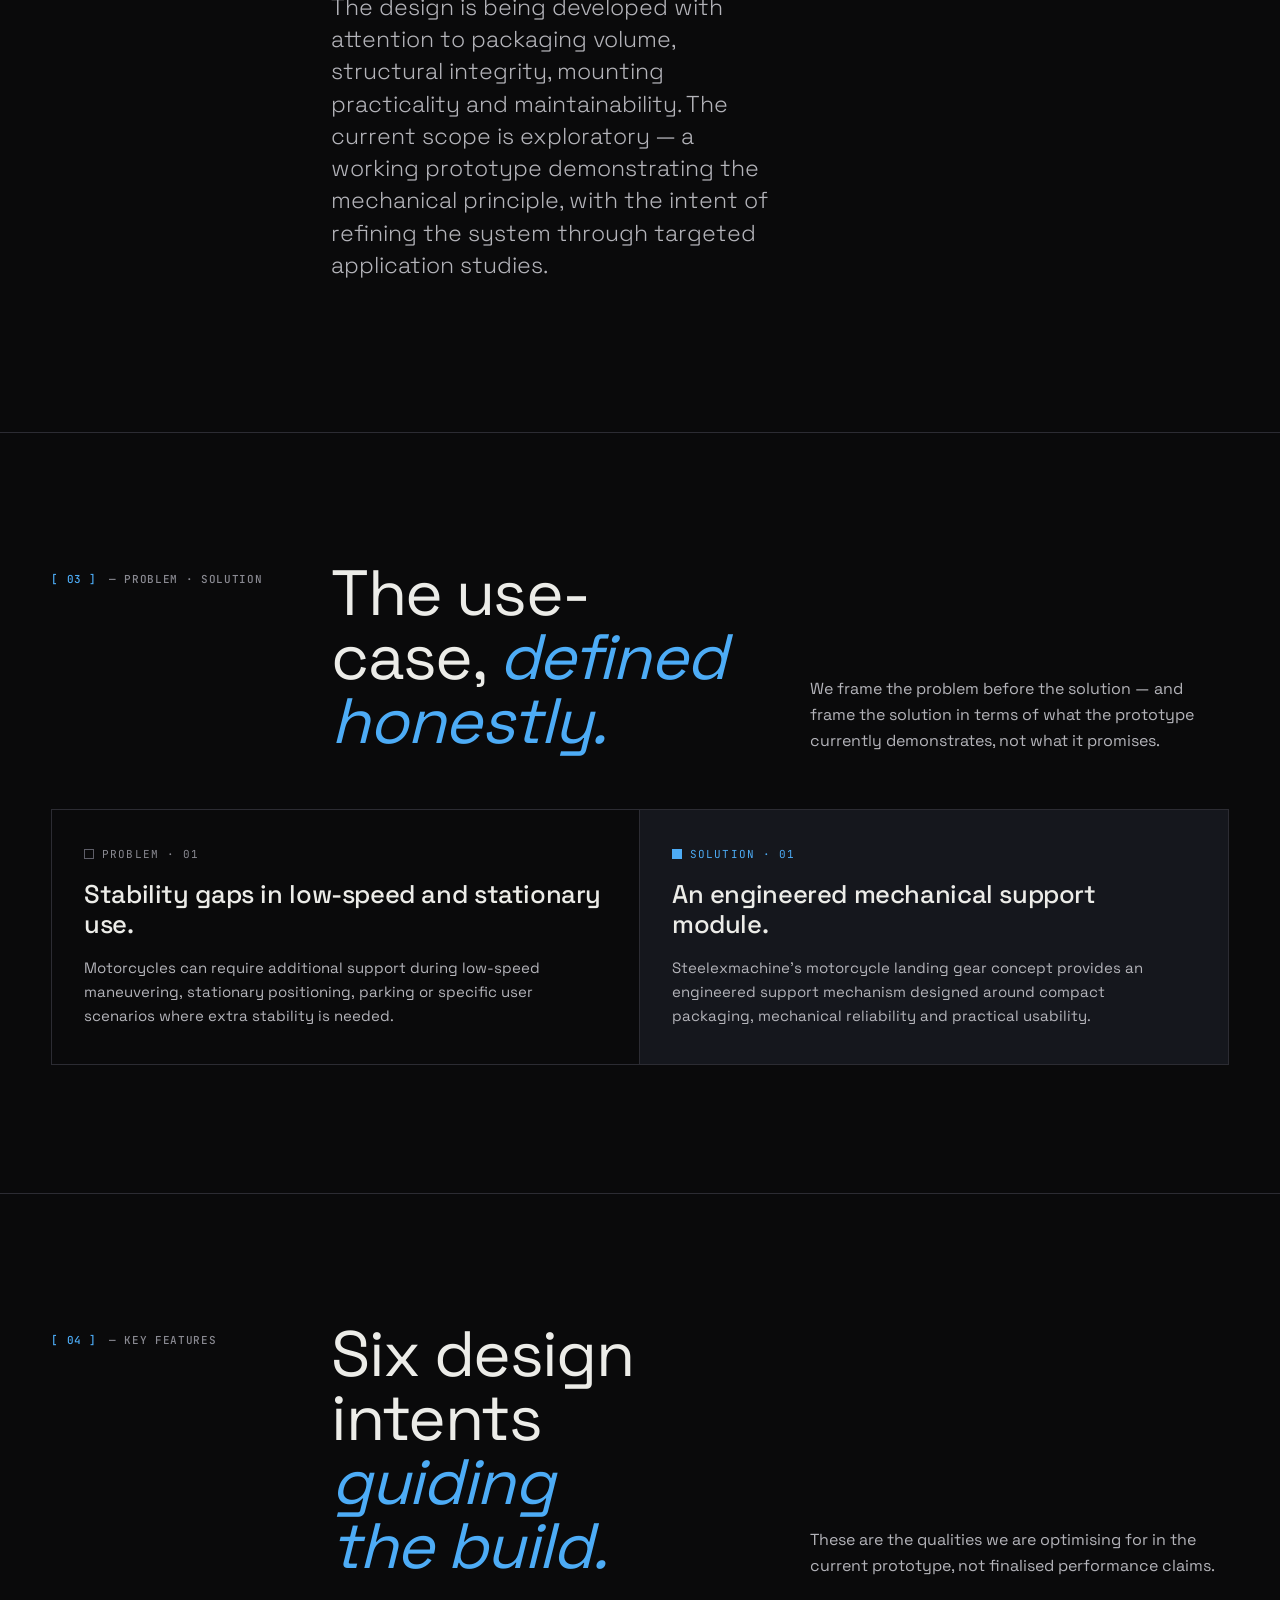
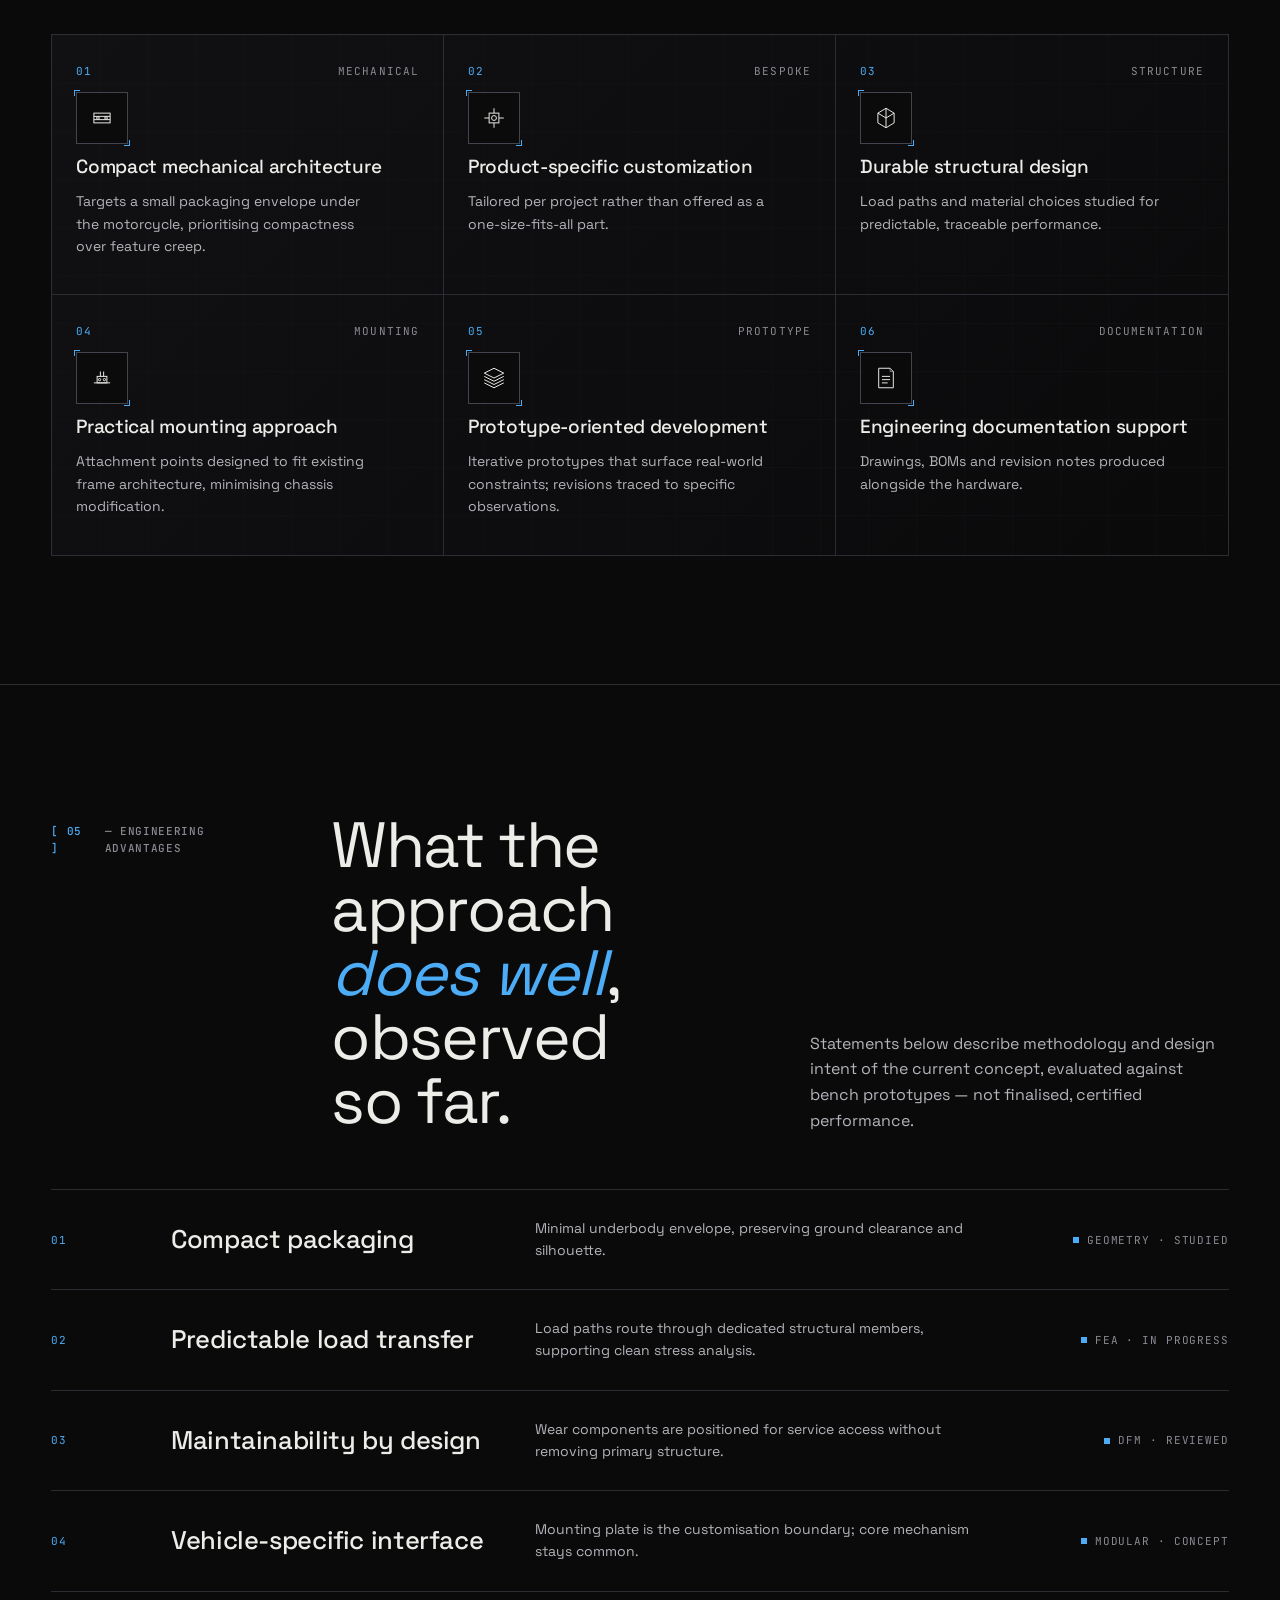
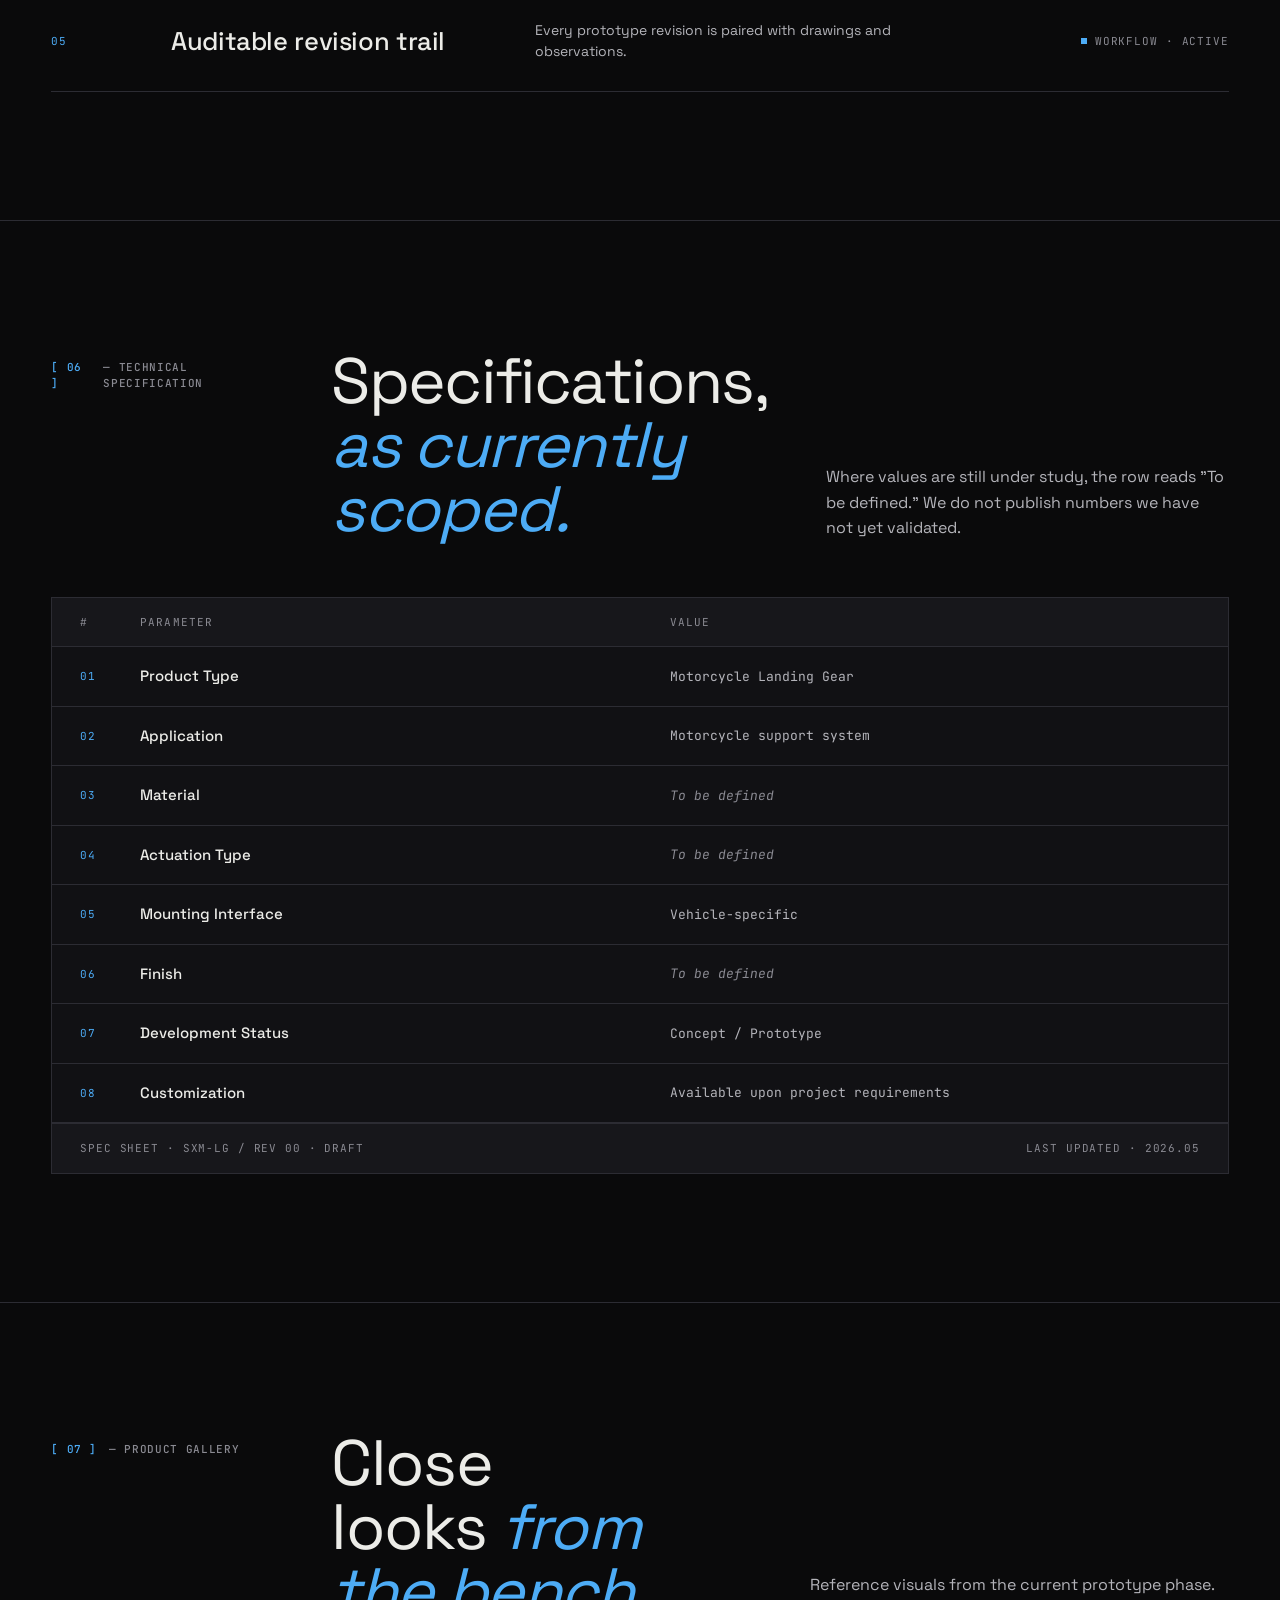
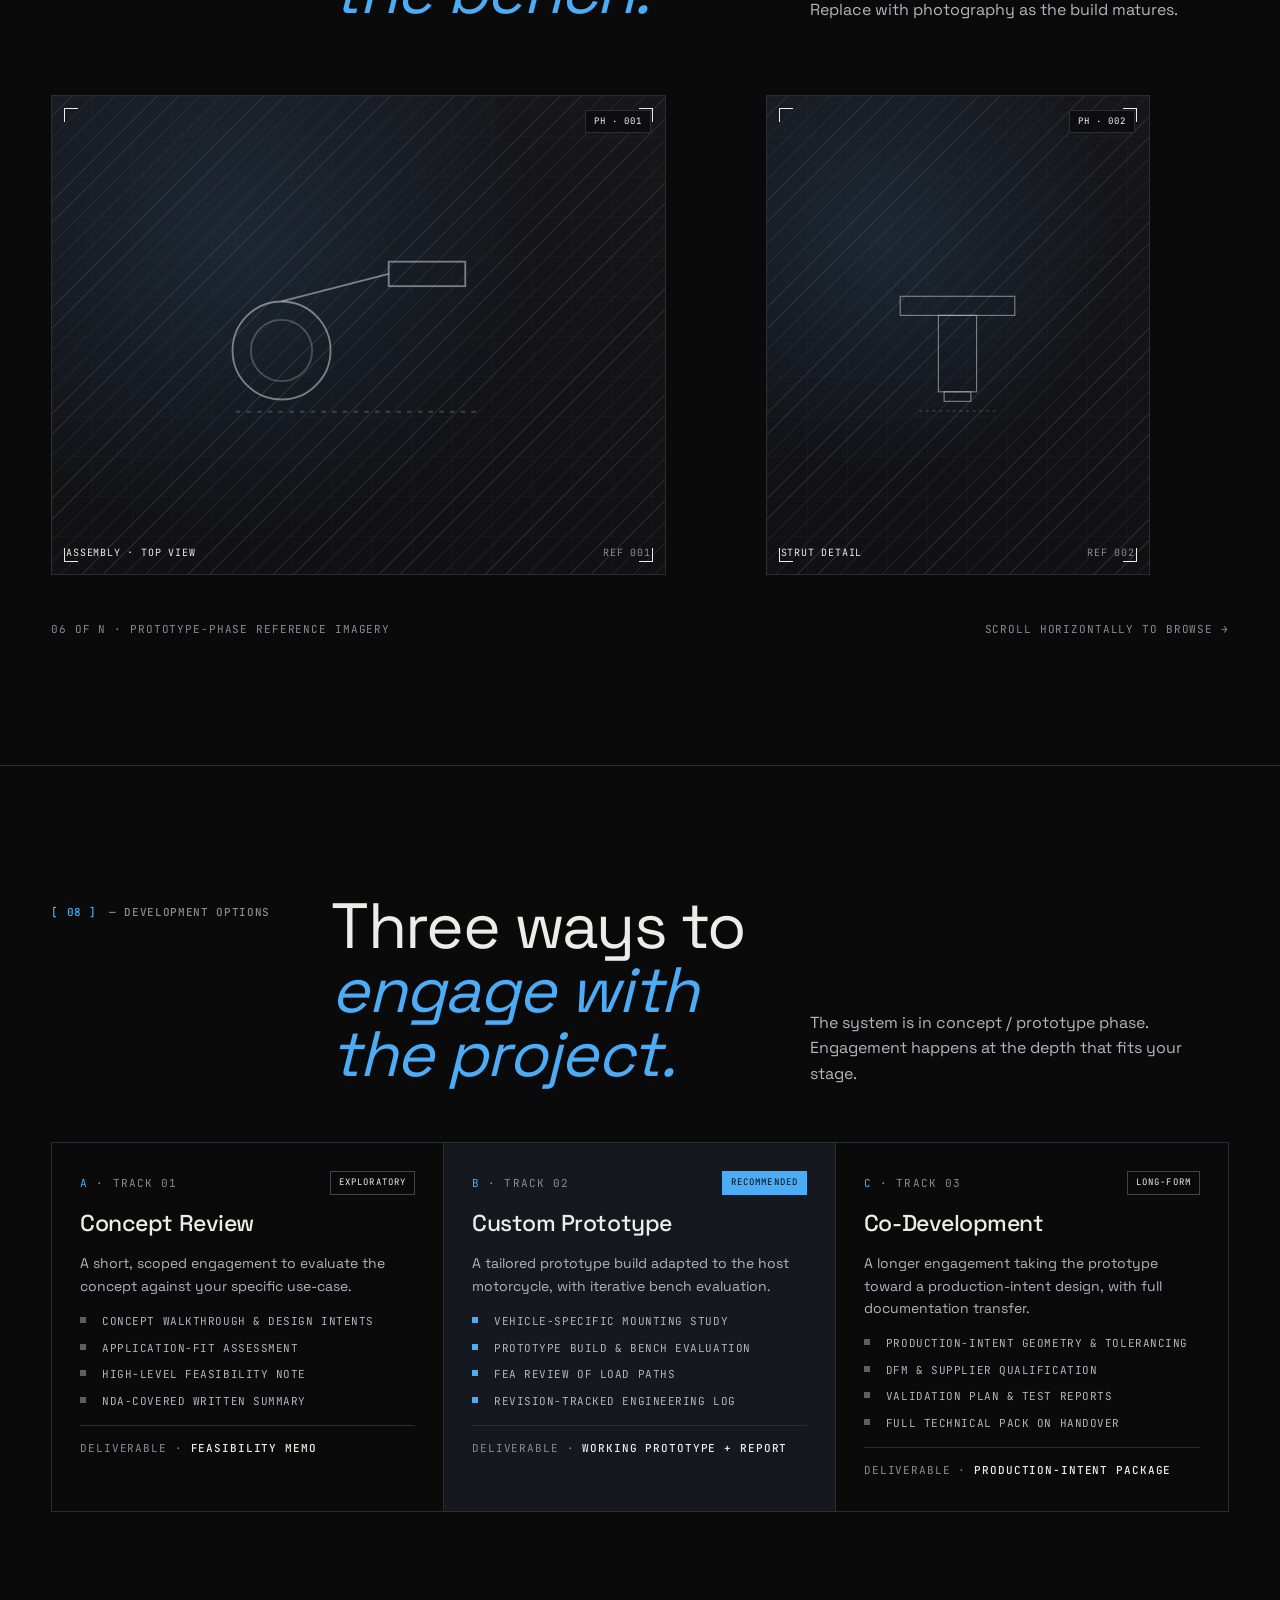
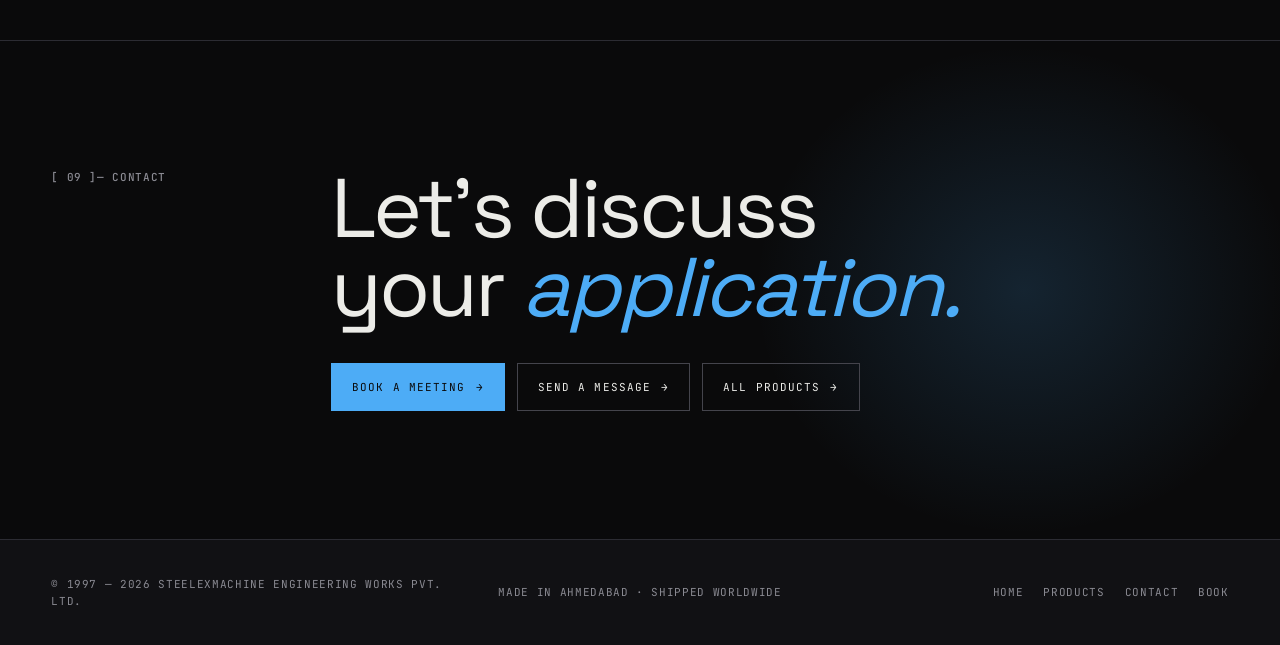
<file: motorcycle-landing-gear.html>
<!doctype html>
<html lang="en">
<head>
  <meta charset="utf-8" />
  <meta name="viewport" content="width=device-width, initial-scale=1" />
  <meta name="theme-color" content="#0a0a0b" />

  <title>Motorcycle Landing Gear — Steelexmachine</title>
  <meta name="description" content="A compact mechanical support solution developed to improve motorcycle stability, control and usability in selected operating conditions." />
  <link rel="canonical" href="./motorcycle-landing-gear.html" />

  <link rel="preconnect" href="https://fonts.googleapis.com" />
  <link rel="preconnect" href="https://fonts.gstatic.com" crossorigin />
  <link rel="stylesheet" href="https://fonts.googleapis.com/css2?family=Space+Grotesk:wght@300;400;500;600;700&family=JetBrains+Mono:wght@300;400;500;600&display=swap" />
  <link rel="stylesheet" href="./css/style.css" />
  <link rel="stylesheet" href="./css/product-page.css" />
</head>
<body data-screen-label="Motorcycle Landing Gear">

  <a href="#main" class="skip-link">Skip to content</a>

  <!-- HEADER (shared) -->
  <header class="site-header">
    <a href="./index.html" class="brand" aria-label="Steelexmachine home">
      <span class="glyph">S</span>
      <span class="word">Steel<em>e</em>xmachine</span>
    </a>
    <nav class="nav-links" aria-label="Primary">
      <a href="./products.html">Products</a>
      <a href="./motorcycle-landing-gear.html">Featured</a>
      <a href="./team.html">Team</a>
      <a href="./contact.html">Contact</a>
    </nav>
    <div class="nav-status"><span class="dot"></span>ISO 9001 · Plant Operational</div>
    <a href="./booking.html" class="btn btn-primary header-cta">Book a Meeting<span class="arrow">→</span></a>
    <button class="hamburger" aria-label="Open menu" aria-expanded="false" aria-controls="mobile-menu">
      <span class="bars"><span></span><span></span><span></span></span>
    </button>
  </header>
  <div class="mobile-menu" id="mobile-menu" aria-label="Mobile menu">
    <nav aria-label="Mobile primary">
      <a href="./index.html"><span>Home</span><span class="num">01</span></a>
      <a href="./products.html"><span>Products</span><span class="num">02</span></a>
      <a href="./motorcycle-landing-gear.html"><span>Featured</span><span class="num">03</span></a>
      <a href="./team.html"><span>Team</span><span class="num">04</span></a>
      <a href="./booking.html"><span>Book a Meeting</span><span class="num">05</span></a>
      <a href="./contact.html"><span>Contact</span><span class="num">06</span></a>
    </nav>
    <a href="./booking.html" class="btn btn-primary mm-cta">Book a Meeting<span class="arrow">→</span></a>
    <div class="mm-meta">ISO 9001 · Ahmedabad, IN · UTC+05:30</div>
  </div>

  <main id="main">

  <!-- Breadcrumb -->
  <div class="crumb">
    <a href="./index.html">Home</a><span class="sep">/</span>
    <a href="./products.html">Products</a><span class="sep">/</span>
    <span class="here">Motorcycle Landing Gear</span>
    <span class="pull-right">SXM-LG · CONCEPT / PROTOTYPE</span>
  </div>

  <!-- 1. HERO -->
  <section class="hero" style="min-height: auto; padding-top: 0; padding-bottom: 56px;" data-screen-label="01 Hero">
    <div></div>
    <div class="hero-main">
      <h1 class="hero-title">Motorcycle<br/><em>Landing Gear.</em></h1>
      <aside class="hero-aside">
        <p>A compact mechanical support solution developed to improve motorcycle stability, control and usability in selected operating conditions.</p>
        <div class="hero-ctas">
          <a href="./booking.html" class="btn btn-primary">Book a Meeting<span class="arrow">→</span></a>
          <a href="#specs" class="btn">View Specifications<span class="arrow">→</span></a>
        </div>
        <span class="stamp mono"><span class="dot"></span>Current status · Concept &amp; prototype phase</span>
      </aside>
    </div>
    <div></div>
  </section>

  <!-- 2. PRODUCT VISUAL (big stage) -->
  <!-- IMAGE PLACEHOLDER: drop a full-width product hero at ./assets/images/lg-stage.jpg
       and replace `<div class="stage-art">…SVG…</div>` with <img class="viz-img" src="./assets/images/lg-stage.jpg" alt="Motorcycle landing gear schematic"> -->
  <section class="stage reveal" data-screen-label="02 Stage">
    <div class="stage-mark">
      <span class="id">SXM-LG · CONCEPT</span>
      <span class="name">Motorcycle Landing Gear · Schematic Reference</span>
    </div>
    <span class="stage-corner tl"></span><span class="stage-corner tr"></span><span class="stage-corner bl"></span><span class="stage-corner br"></span>
    <div class="stage-art" aria-hidden="true">
      <svg viewBox="0 0 800 360" fill="none" stroke="currentColor" stroke-width="1.4">
        <path d="M180 200 Q280 130 380 160 L450 150 Q540 140 600 190 L650 230"/>
        <path d="M340 180 Q380 150 460 158 L470 200 Z" opacity=".55"/>
        <path d="M460 158 Q540 150 590 178" opacity=".5"/>
        <circle cx="220" cy="260" r="60"/><circle cx="220" cy="260" r="42" stroke-dasharray="3 4" opacity=".5"/>
        <circle cx="220" cy="260" r="6" fill="currentColor"/>
        <circle cx="620" cy="260" r="60"/><circle cx="620" cy="260" r="42" stroke-dasharray="3 4" opacity=".5"/>
        <circle cx="620" cy="260" r="6" fill="currentColor"/>
        <line x1="420" y1="200" x2="420" y2="290"/><rect x="395" y="290" width="50" height="14"/>
        <line x1="420" y1="200" x2="380" y2="170" opacity=".5"/><line x1="420" y1="200" x2="460" y2="170" opacity=".5"/>
        <line x1="60" y1="330" x2="740" y2="330" stroke-dasharray="2 6" opacity=".4"/>
      </svg>
    </div>
    <div class="stage-annot" style="top: 30%; left: 14%;"><span class="pt"></span><span class="leader"></span><span class="tag">A · Mounting Interface</span></div>
    <div class="stage-annot" style="top: 56%; left: 46%; flex-direction: row-reverse;"><span class="pt"></span><span class="leader"></span><span class="tag">B · Support Strut</span></div>
    <div class="stage-annot" style="bottom: 16%; right: 22%;"><span class="pt"></span><span class="leader"></span><span class="tag">C · Ground Contact</span></div>
    <div class="stage-foot">
      <span>FILE · SXM-LG-REFERENCE.STEP</span>
      <span>SCHEMATIC · NOT TO SCALE</span>
      <span>DRAWN BY R.M.</span>
    </div>
  </section>

  <!-- 3. PRODUCT OVERVIEW -->
  <section class="section" data-screen-label="03 Overview">
    <div class="overview">
      <div class="label mono"><span class="num">[ 02 ]</span><span>— Product Overview</span></div>
      <div class="copy">
        <p>The Motorcycle Landing Gear is a <strong>compact mechanical support system</strong> developed in-house by Steelexmachine. The concept addresses scenarios where a two-wheeler benefits from <em>additional support</em> beyond what a conventional side-stand or rider footing provides.</p>
        <p>The design is being developed with attention to packaging volume, structural integrity, mounting practicality and maintainability. The current scope is exploratory — a working prototype demonstrating the mechanical principle, with the intent of refining the system through targeted application studies.</p>
      </div>
      <div class="side">
        <div class="row"><span class="k">Project Code</span><span class="v">SXM-LG</span></div>
        <div class="row"><span class="k">Discipline</span><span class="v">Mechanical</span></div>
        <div class="row"><span class="k">Status</span><span class="v">Concept / Prototype</span></div>
        <div class="row"><span class="k">Domain</span><span class="v">Mobility — 2W</span></div>
        <div class="row"><span class="k">Documentation</span><span class="v">In Progress</span></div>
        <div class="row"><span class="k">Engagement</span><span class="v">Open to Partners</span></div>
      </div>
    </div>
  </section>

  <!-- 4. PROBLEM / SOLUTION -->
  <section class="section" data-screen-label="04 Problem · Solution">
    <div class="section-head">
      <div class="label mono"><span class="num">[ 03 ]</span><span>— Problem · Solution</span></div>
      <h2>The use-case, <em>defined honestly.</em></h2>
      <p class="desc">We frame the problem before the solution — and frame the solution in terms of what the prototype currently demonstrates, not what it promises.</p>
    </div>
    <div class="ps-grid">
      <div class="ps-cell problem">
        <span class="badge"><span class="marker"></span>Problem · 01</span>
        <h3>Stability gaps in low-speed and stationary use.</h3>
        <p>Motorcycles can require additional support during low-speed maneuvering, stationary positioning, parking or specific user scenarios where extra stability is needed.</p>
      </div>
      <div class="ps-cell solution">
        <span class="badge"><span class="marker"></span>Solution · 01</span>
        <h3>An engineered mechanical support module.</h3>
        <p>Steelexmachine's motorcycle landing gear concept provides an engineered support mechanism designed around compact packaging, mechanical reliability and practical usability.</p>
      </div>
    </div>
  </section>

  <!-- 5. KEY FEATURES -->
  <section class="section" data-screen-label="05 Features">
    <div class="section-head">
      <div class="label mono"><span class="num">[ 04 ]</span><span>— Key Features</span></div>
      <h2>Six design intents <em>guiding the build.</em></h2>
      <p class="desc">These are the qualities we are optimising for in the current prototype, not finalised performance claims.</p>
    </div>
    <div class="feat-grid">
      <article class="ftile reveal">
        <div class="ftop"><span class="n">01</span><span>Mechanical</span></div>
        <div class="ix" aria-hidden="true"><svg width="26" height="26" viewBox="0 0 32 32" fill="none" stroke="currentColor" stroke-width="1.2"><rect x="6" y="10" width="20" height="12"/><path d="M6 14h20M6 18h20"/><circle cx="11" cy="16" r="1.6"/><circle cx="21" cy="16" r="1.6"/></svg></div>
        <h4>Compact mechanical architecture</h4>
        <p>Targets a small packaging envelope under the motorcycle, prioritising compactness over feature creep.</p>
      </article>
      <article class="ftile reveal">
        <div class="ftop"><span class="n">02</span><span>Bespoke</span></div>
        <div class="ix" aria-hidden="true"><svg width="26" height="26" viewBox="0 0 32 32" fill="none" stroke="currentColor" stroke-width="1.2"><path d="M4 16h6M22 16h6M16 4v6M16 22v6"/><rect x="10" y="10" width="12" height="12"/><circle cx="16" cy="16" r="3"/></svg></div>
        <h4>Product-specific customization</h4>
        <p>Tailored per project rather than offered as a one-size-fits-all part.</p>
      </article>
      <article class="ftile reveal">
        <div class="ftop"><span class="n">03</span><span>Structure</span></div>
        <div class="ix" aria-hidden="true"><svg width="26" height="26" viewBox="0 0 32 32" fill="none" stroke="currentColor" stroke-width="1.2"><path d="M16 4l10 6v12l-10 6L6 22V10z"/><path d="M16 4v24M6 10l10 6 10-6"/></svg></div>
        <h4>Durable structural design</h4>
        <p>Load paths and material choices studied for predictable, traceable performance.</p>
      </article>
      <article class="ftile reveal">
        <div class="ftop"><span class="n">04</span><span>Mounting</span></div>
        <div class="ix" aria-hidden="true"><svg width="26" height="26" viewBox="0 0 32 32" fill="none" stroke="currentColor" stroke-width="1.2"><path d="M6 22h20"/><rect x="10" y="14" width="12" height="8"/><circle cx="13" cy="18" r="1.4"/><circle cx="19" cy="18" r="1.4"/><path d="M14 14V8M18 14V8"/></svg></div>
        <h4>Practical mounting approach</h4>
        <p>Attachment points designed to fit existing frame architecture, minimising chassis modification.</p>
      </article>
      <article class="ftile reveal">
        <div class="ftop"><span class="n">05</span><span>Prototype</span></div>
        <div class="ix" aria-hidden="true"><svg width="26" height="26" viewBox="0 0 32 32" fill="none" stroke="currentColor" stroke-width="1.2"><path d="M4 10l12 6 12-6L16 4z"/><path d="M4 14l12 6 12-6M4 18l12 6 12-6M4 22l12 6 12-6"/></svg></div>
        <h4>Prototype-oriented development</h4>
        <p>Iterative prototypes that surface real-world constraints; revisions traced to specific observations.</p>
      </article>
      <article class="ftile reveal">
        <div class="ftop"><span class="n">06</span><span>Documentation</span></div>
        <div class="ix" aria-hidden="true"><svg width="26" height="26" viewBox="0 0 32 32" fill="none" stroke="currentColor" stroke-width="1.2"><path d="M7 4h14l4 4v20H7z"/><path d="M21 4v4h4" opacity=".5"/><path d="M11 14h10M11 18h10M11 22h7"/></svg></div>
        <h4>Engineering documentation support</h4>
        <p>Drawings, BOMs and revision notes produced alongside the hardware.</p>
      </article>
    </div>
  </section>

  <!-- 6. ENGINEERING ADVANTAGES -->
  <section class="section" data-screen-label="06 Advantages">
    <div class="section-head">
      <div class="label mono"><span class="num">[ 05 ]</span><span>— Engineering Advantages</span></div>
      <h2>What the approach <em>does well</em>, observed so far.</h2>
      <p class="desc">Statements below describe methodology and design intent of the current concept, evaluated against bench prototypes — not finalised, certified performance.</p>
    </div>
    <div class="adv-list">
      <div class="adv"><span class="n">01</span><h5>Compact packaging</h5><p class="desc">Minimal underbody envelope, preserving ground clearance and silhouette.</p><span class="tag"><span class="dot"></span>Geometry · Studied</span></div>
      <div class="adv"><span class="n">02</span><h5>Predictable load transfer</h5><p class="desc">Load paths route through dedicated structural members, supporting clean stress analysis.</p><span class="tag"><span class="dot"></span>FEA · In progress</span></div>
      <div class="adv"><span class="n">03</span><h5>Maintainability by design</h5><p class="desc">Wear components are positioned for service access without removing primary structure.</p><span class="tag"><span class="dot"></span>DFM · Reviewed</span></div>
      <div class="adv"><span class="n">04</span><h5>Vehicle-specific interface</h5><p class="desc">Mounting plate is the customisation boundary; core mechanism stays common.</p><span class="tag"><span class="dot"></span>Modular · Concept</span></div>
      <div class="adv"><span class="n">05</span><h5>Auditable revision trail</h5><p class="desc">Every prototype revision is paired with drawings and observations.</p><span class="tag"><span class="dot"></span>Workflow · Active</span></div>
    </div>
  </section>

  <!-- 7. SPEC TABLE -->
  <section class="section" id="specs" data-screen-label="07 Specs">
    <div class="section-head">
      <div class="label mono"><span class="num">[ 06 ]</span><span>— Technical Specification</span></div>
      <h2>Specifications, <em>as currently scoped.</em></h2>
      <p class="desc">Where values are still under study, the row reads "To be defined." We do not publish numbers we have not yet validated.</p>
    </div>
    <div class="spec-wrap">
      <div class="spec-head"><span>#</span><span>Parameter</span><span class="v-col">Value</span></div>
      <div class="spec-row"><span class="n">01</span><span class="k">Product Type</span><span class="v">Motorcycle Landing Gear</span></div>
      <div class="spec-row"><span class="n">02</span><span class="k">Application</span><span class="v">Motorcycle support system</span></div>
      <div class="spec-row"><span class="n">03</span><span class="k">Material</span><span class="v pending">To be defined</span></div>
      <div class="spec-row"><span class="n">04</span><span class="k">Actuation Type</span><span class="v pending">To be defined</span></div>
      <div class="spec-row"><span class="n">05</span><span class="k">Mounting Interface</span><span class="v">Vehicle-specific</span></div>
      <div class="spec-row"><span class="n">06</span><span class="k">Finish</span><span class="v pending">To be defined</span></div>
      <div class="spec-row"><span class="n">07</span><span class="k">Development Status</span><span class="v">Concept / Prototype</span></div>
      <div class="spec-row"><span class="n">08</span><span class="k">Customization</span><span class="v">Available upon project requirements</span></div>
      <div class="spec-foot"><span>SPEC SHEET · SXM-LG / REV 00 · DRAFT</span><span class="right"><span>Last Updated · 2026.05</span></span></div>
    </div>
  </section>

  <!-- 8. GALLERY -->
  <!-- IMAGE PLACEHOLDERS: Each <figure class="gtile"> is a placeholder.
       Replace the inner <div class="gglyph">…SVG…</div> with
       <img class="viz-img" src="./assets/images/lg-detail-NN.jpg" alt="…"> -->
  <section class="section" data-screen-label="08 Gallery">
    <div class="section-head">
      <div class="label mono"><span class="num">[ 07 ]</span><span>— Product Gallery</span></div>
      <h2>Close looks <em>from the bench.</em></h2>
      <p class="desc">Reference visuals from the current prototype phase. Replace with photography as the build matures.</p>
    </div>

    <div class="gal-strip">
      <figure class="gtile wide">
        <span class="gstamp">PH · 001</span>
        <div class="gglyph" aria-hidden="true"><svg viewBox="0 0 200 140" fill="none" stroke="currentColor" stroke-width="1.2"><circle cx="50" cy="80" r="32"/><circle cx="50" cy="80" r="20" opacity=".5"/><line x1="50" y1="48" x2="120" y2="30"/><rect x="120" y="22" width="50" height="16"/><line x1="20" y1="120" x2="180" y2="120" stroke-dasharray="3 4" opacity=".4"/></svg></div>
        <span class="gcorner tl"></span><span class="gcorner tr"></span><span class="gcorner bl"></span><span class="gcorner br"></span>
        <figcaption class="gcap"><span class="t">Assembly · top view</span><span class="n">REF 001</span></figcaption>
      </figure>
      <figure class="gtile">
        <span class="gstamp">PH · 002</span>
        <div class="gglyph" aria-hidden="true"><svg viewBox="0 0 200 200" fill="none" stroke="currentColor" stroke-width="1.2"><rect x="40" y="60" width="120" height="20"/><rect x="80" y="80" width="40" height="80"/><rect x="86" y="160" width="28" height="10"/><line x1="60" y1="180" x2="140" y2="180" stroke-dasharray="3 4" opacity=".4"/></svg></div>
        <span class="gcorner tl"></span><span class="gcorner tr"></span><span class="gcorner bl"></span><span class="gcorner br"></span>
        <figcaption class="gcap"><span class="t">Strut detail</span><span class="n">REF 002</span></figcaption>
      </figure>
      <figure class="gtile">
        <span class="gstamp">PH · 003</span>
        <div class="gglyph" aria-hidden="true"><svg viewBox="0 0 200 200" fill="none" stroke="currentColor" stroke-width="1.2"><path d="M50 50 L150 50 L150 100 L100 100 L100 150 L50 150 Z"/><circle cx="70" cy="70" r="6"/><circle cx="130" cy="70" r="6"/><circle cx="70" cy="130" r="6"/></svg></div>
        <span class="gcorner tl"></span><span class="gcorner tr"></span><span class="gcorner bl"></span><span class="gcorner br"></span>
        <figcaption class="gcap"><span class="t">Mounting bracket</span><span class="n">REF 003</span></figcaption>
      </figure>
      <figure class="gtile wide">
        <span class="gstamp">PH · 004</span>
        <div class="gglyph" aria-hidden="true"><svg viewBox="0 0 200 140" fill="none" stroke="currentColor" stroke-width="1.2"><circle cx="50" cy="90" r="28"/><circle cx="150" cy="90" r="28"/><path d="M50 70 Q100 30 150 70"/><line x1="100" y1="40" x2="100" y2="115" opacity=".5"/><rect x="92" y="100" width="16" height="14" opacity=".7"/></svg></div>
        <span class="gcorner tl"></span><span class="gcorner tr"></span><span class="gcorner bl"></span><span class="gcorner br"></span>
        <figcaption class="gcap"><span class="t">Side elevation — deployed</span><span class="n">REF 004</span></figcaption>
      </figure>
      <figure class="gtile">
        <span class="gstamp">PH · 005</span>
        <div class="gglyph" aria-hidden="true"><svg viewBox="0 0 200 200" fill="none" stroke="currentColor" stroke-width="1.2"><circle cx="100" cy="100" r="56"/><circle cx="100" cy="100" r="36" opacity=".5"/><circle cx="100" cy="100" r="6" fill="currentColor"/></svg></div>
        <span class="gcorner tl"></span><span class="gcorner tr"></span><span class="gcorner bl"></span><span class="gcorner br"></span>
        <figcaption class="gcap"><span class="t">Pivot detail</span><span class="n">REF 005</span></figcaption>
      </figure>
      <figure class="gtile">
        <span class="gstamp">PH · 006</span>
        <div class="gglyph" aria-hidden="true"><svg viewBox="0 0 200 200" fill="none" stroke="currentColor" stroke-width="1.2"><rect x="40" y="40" width="120" height="120" stroke-dasharray="4 6" opacity=".5"/><path d="M60 130 L100 70 L140 130 Z"/><line x1="60" y1="130" x2="140" y2="130"/></svg></div>
        <span class="gcorner tl"></span><span class="gcorner tr"></span><span class="gcorner bl"></span><span class="gcorner br"></span>
        <figcaption class="gcap"><span class="t">Stress diagram</span><span class="n">REF 006</span></figcaption>
      </figure>
    </div>
    <div class="gal-foot">
      <span>06 of N · prototype-phase reference imagery</span>
      <span>Scroll horizontally to browse →</span>
    </div>
  </section>

  <!-- 9. DEVELOPMENT OPTIONS -->
  <section class="section" data-screen-label="09 Development Options">
    <div class="section-head">
      <div class="label mono"><span class="num">[ 08 ]</span><span>— Development Options</span></div>
      <h2>Three ways to <em>engage with the project.</em></h2>
      <p class="desc">The system is in concept / prototype phase. Engagement happens at the depth that fits your stage.</p>
    </div>
    <div class="dev-grid">
      <article class="dev-card">
        <div class="level"><span><span class="n">A</span> · Track 01</span><span class="pill">Exploratory</span></div>
        <h4>Concept Review</h4>
        <p class="lead">A short, scoped engagement to evaluate the concept against your specific use-case.</p>
        <ul><li>Concept walkthrough &amp; design intents</li><li>Application-fit assessment</li><li>High-level feasibility note</li><li>NDA-covered written summary</li></ul>
        <span class="deliver">Deliverable · <strong>Feasibility memo</strong></span>
      </article>
      <article class="dev-card featured">
        <div class="level"><span><span class="n">B</span> · Track 02</span><span class="pill">Recommended</span></div>
        <h4>Custom Prototype</h4>
        <p class="lead">A tailored prototype build adapted to the host motorcycle, with iterative bench evaluation.</p>
        <ul><li>Vehicle-specific mounting study</li><li>Prototype build &amp; bench evaluation</li><li>FEA review of load paths</li><li>Revision-tracked engineering log</li></ul>
        <span class="deliver">Deliverable · <strong>Working prototype + report</strong></span>
      </article>
      <article class="dev-card">
        <div class="level"><span><span class="n">C</span> · Track 03</span><span class="pill">Long-form</span></div>
        <h4>Co-Development</h4>
        <p class="lead">A longer engagement taking the prototype toward a production-intent design, with full documentation transfer.</p>
        <ul><li>Production-intent geometry &amp; tolerancing</li><li>DFM &amp; supplier qualification</li><li>Validation plan &amp; test reports</li><li>Full technical pack on handover</li></ul>
        <span class="deliver">Deliverable · <strong>Production-intent package</strong></span>
      </article>
    </div>
  </section>

  <!-- 10. CONTACT CTA -->
  <section class="cta">
    <div class="label mono"><span class="num">[ 09 ]</span><span>— Contact</span></div>
    <div class="cta-body">
      <h2>Let's discuss your <em>application.</em></h2>
      <div class="cta-actions">
        <a href="./booking.html" class="btn btn-primary">Book a Meeting<span class="arrow">→</span></a>
        <a href="./contact.html" class="btn">Send a Message<span class="arrow">→</span></a>
        <a href="./products.html" class="btn">All Products<span class="arrow">→</span></a>
      </div>
    </div>
  </section>

  </main>

  <footer class="site-footer">
    <div class="left">© 1997 — 2026 Steelexmachine Engineering Works Pvt. Ltd.</div>
    <div class="center">Made in Ahmedabad · Shipped Worldwide</div>
    <div class="right">
      <a href="./index.html">Home</a>
      <a href="./products.html">Products</a>
      <a href="./contact.html">Contact</a>
      <a href="./booking.html">Book</a>
    </div>
  </footer>

  <script src="./js/main.js" defer></script>
</body>
</html>
</file>
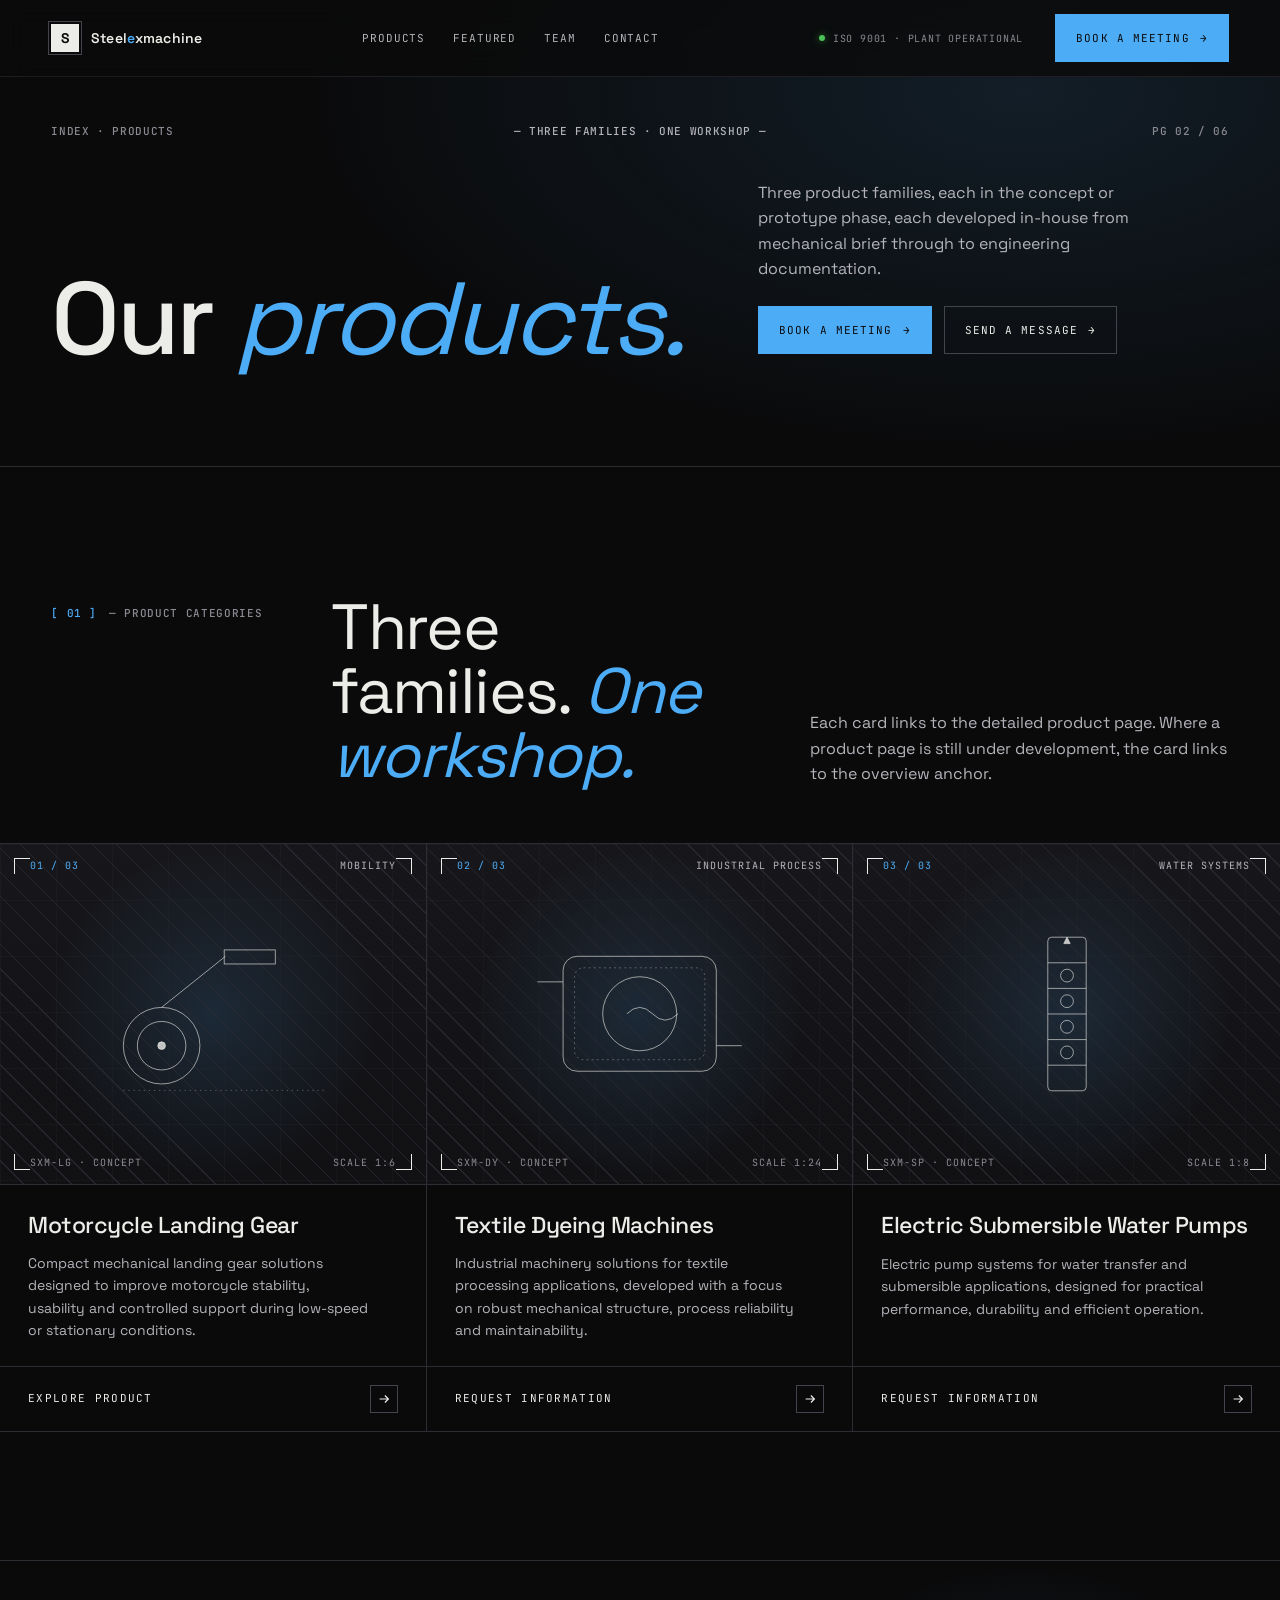
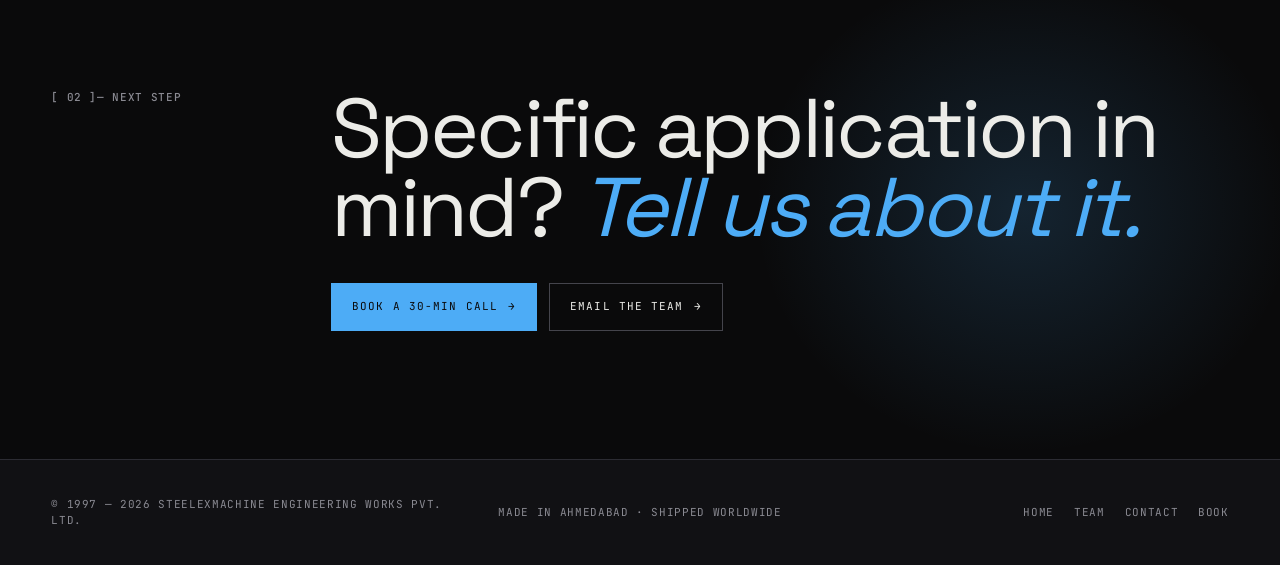
<file: products.html>
<!doctype html>
<html lang="en">
<head>
  <meta charset="utf-8" />
  <meta name="viewport" content="width=device-width, initial-scale=1" />
  <meta name="theme-color" content="#0a0a0b" />

  <title>Products — Steelexmachine</title>
  <meta name="description" content="Three product families from Steelexmachine: Motorcycle Landing Gear, Textile Dyeing Machines and Electric Submersible Water Pumps." />
  <link rel="canonical" href="./products.html" />

  <link rel="preconnect" href="https://fonts.googleapis.com" />
  <link rel="preconnect" href="https://fonts.gstatic.com" crossorigin />
  <link rel="stylesheet" href="https://fonts.googleapis.com/css2?family=Space+Grotesk:wght@300;400;500;600;700&family=JetBrains+Mono:wght@300;400;500;600&display=swap" />
  <link rel="stylesheet" href="./css/style.css" />
</head>
<body data-screen-label="Products">

  <a href="#main" class="skip-link">Skip to content</a>

  <!-- HEADER (shared markup — see index.html for the canonical copy) -->
  <header class="site-header">
    <a href="./index.html" class="brand" aria-label="Steelexmachine home">
      <span class="glyph">S</span>
      <span class="word">Steel<em>e</em>xmachine</span>
    </a>
    <nav class="nav-links" aria-label="Primary">
      <a href="./products.html">Products</a>
      <a href="./motorcycle-landing-gear.html">Featured</a>
      <a href="./team.html">Team</a>
      <a href="./contact.html">Contact</a>
    </nav>
    <div class="nav-status"><span class="dot"></span>ISO 9001 · Plant Operational</div>
    <a href="./booking.html" class="btn btn-primary header-cta">Book a Meeting<span class="arrow">→</span></a>
    <button class="hamburger" aria-label="Open menu" aria-expanded="false" aria-controls="mobile-menu">
      <span class="bars"><span></span><span></span><span></span></span>
    </button>
  </header>
  <div class="mobile-menu" id="mobile-menu" aria-label="Mobile menu">
    <nav aria-label="Mobile primary">
      <a href="./index.html"><span>Home</span><span class="num">01</span></a>
      <a href="./products.html"><span>Products</span><span class="num">02</span></a>
      <a href="./motorcycle-landing-gear.html"><span>Featured</span><span class="num">03</span></a>
      <a href="./team.html"><span>Team</span><span class="num">04</span></a>
      <a href="./booking.html"><span>Book a Meeting</span><span class="num">05</span></a>
      <a href="./contact.html"><span>Contact</span><span class="num">06</span></a>
    </nav>
    <a href="./booking.html" class="btn btn-primary mm-cta">Book a Meeting<span class="arrow">→</span></a>
    <div class="mm-meta">ISO 9001 · Ahmedabad, IN · UTC+05:30</div>
  </div>

  <main id="main">

  <!-- =========================================================
       PAGE HERO
       ========================================================= -->
  <section class="hero" style="min-height: auto; padding-bottom: 60px;" data-screen-label="01 Page Hero">
    <div class="hero-top mono">
      <div class="coords">Index · Products</div>
      <div class="center">— Three families · One workshop —</div>
      <div class="id">PG 02 / 06</div>
    </div>
    <div class="hero-main">
      <h1 class="hero-title">Our <em>products.</em></h1>
      <aside class="hero-aside">
        <p>Three product families, each in the concept or prototype phase, each developed in-house from mechanical brief through to engineering documentation.</p>
        <div class="hero-ctas">
          <a href="./booking.html" class="btn btn-primary">Book a Meeting<span class="arrow">→</span></a>
          <a href="./contact.html" class="btn">Send a Message<span class="arrow">→</span></a>
        </div>
      </aside>
    </div>
  </section>

  <!-- =========================================================
       PRODUCT CARD GRID (same 3 cards, more space)
       ========================================================= -->
  <section class="section section--flush" data-screen-label="02 Categories">
    <div style="padding: 0 var(--edge); margin-bottom: 40px;">
      <div class="section-head">
        <div class="label mono"><span class="num">[ 01 ]</span><span>— Product Categories</span></div>
        <h2>Three families. <em>One workshop.</em></h2>
        <p class="desc">Each card links to the detailed product page. Where a product page is still under development, the card links to the overview anchor.</p>
      </div>
    </div>

    <div class="cat-grid" id="landing-gear">
      <article class="pcard reveal">
        <div class="pcard-viz viz">
          <div class="viz-meta"><span class="num">01 / 03</span><span class="tag">Mobility</span></div>
          <!-- IMAGE PLACEHOLDER: swap with <img class="viz-img" src="./assets/images/product-landing-gear.jpg" alt="Motorcycle landing gear"> -->
          <div class="viz-glyph" aria-hidden="true">
            <svg viewBox="0 0 400 300" fill="none" stroke="currentColor" stroke-width="1.2">
              <circle cx="120" cy="200" r="60"/><circle cx="120" cy="200" r="38"/>
              <circle cx="120" cy="200" r="6" fill="currentColor"/>
              <line x1="120" y1="140" x2="220" y2="60"/>
              <rect x="218" y="50" width="80" height="22"/>
              <line x1="60" y1="270" x2="380" y2="270" stroke-dasharray="2 6" opacity=".5"/>
            </svg>
          </div>
          <span class="viz-corner tl"></span><span class="viz-corner tr"></span><span class="viz-corner bl"></span><span class="viz-corner br"></span>
          <div class="viz-foot"><span>SXM-LG · CONCEPT</span><span>SCALE 1:6</span></div>
        </div>
        <div class="pcard-info">
          <h3>Motorcycle Landing Gear</h3>
          <p>Compact mechanical landing gear solutions designed to improve motorcycle stability, usability and controlled support during low-speed or stationary conditions.</p>
        </div>
        <a href="./motorcycle-landing-gear.html" class="pcard-cta">
          <span>Explore Product</span>
          <span class="arrow-box" aria-hidden="true"><svg width="14" height="14" viewBox="0 0 16 16" fill="none" stroke="currentColor" stroke-width="1.4"><path d="M3 8h10M9 4l4 4-4 4"/></svg></span>
        </a>
      </article>

      <article class="pcard reveal" id="dyeing">
        <div class="pcard-viz viz">
          <div class="viz-meta"><span class="num">02 / 03</span><span class="tag">Industrial Process</span></div>
          <!-- IMAGE PLACEHOLDER: swap with <img class="viz-img" src="./assets/images/product-dyeing.jpg" alt="Textile dyeing machine"> -->
          <div class="viz-glyph" aria-hidden="true">
            <svg viewBox="0 0 400 300" fill="none" stroke="currentColor" stroke-width="1.2">
              <rect x="80" y="60" width="240" height="180" rx="22"/>
              <rect x="98" y="78" width="204" height="144" rx="14" stroke-dasharray="3 5" opacity=".5"/>
              <circle cx="200" cy="150" r="58"/>
              <path d="M180 150 Q200 130 220 150 T260 150"/>
              <line x1="80" y1="100" x2="40" y2="100"/><line x1="320" y1="200" x2="360" y2="200"/>
            </svg>
          </div>
          <span class="viz-corner tl"></span><span class="viz-corner tr"></span><span class="viz-corner bl"></span><span class="viz-corner br"></span>
          <div class="viz-foot"><span>SXM-DY · CONCEPT</span><span>SCALE 1:24</span></div>
        </div>
        <div class="pcard-info">
          <h3>Textile Dyeing Machines</h3>
          <p>Industrial machinery solutions for textile processing applications, developed with a focus on robust mechanical structure, process reliability and maintainability.</p>
        </div>
        <a href="./contact.html" class="pcard-cta">
          <span>Request Information</span>
          <span class="arrow-box" aria-hidden="true"><svg width="14" height="14" viewBox="0 0 16 16" fill="none" stroke="currentColor" stroke-width="1.4"><path d="M3 8h10M9 4l4 4-4 4"/></svg></span>
        </a>
      </article>

      <article class="pcard reveal" id="pumps">
        <div class="pcard-viz viz">
          <div class="viz-meta"><span class="num">03 / 03</span><span class="tag">Water Systems</span></div>
          <!-- IMAGE PLACEHOLDER: swap with <img class="viz-img" src="./assets/images/product-pump.jpg" alt="Submersible water pump"> -->
          <div class="viz-glyph" aria-hidden="true">
            <svg viewBox="0 0 400 300" fill="none" stroke="currentColor" stroke-width="1.2">
              <rect x="170" y="30" width="60" height="240" rx="6"/>
              <line x1="170" y1="70" x2="230" y2="70"/><line x1="170" y1="110" x2="230" y2="110"/>
              <line x1="170" y1="150" x2="230" y2="150"/><line x1="170" y1="190" x2="230" y2="190"/>
              <line x1="170" y1="230" x2="230" y2="230"/>
              <circle cx="200" cy="90" r="10"/><circle cx="200" cy="130" r="10"/>
              <circle cx="200" cy="170" r="10"/><circle cx="200" cy="210" r="10"/>
              <path d="M195 40 L200 30 L205 40 Z" fill="currentColor"/>
            </svg>
          </div>
          <span class="viz-corner tl"></span><span class="viz-corner tr"></span><span class="viz-corner bl"></span><span class="viz-corner br"></span>
          <div class="viz-foot"><span>SXM-SP · CONCEPT</span><span>SCALE 1:8</span></div>
        </div>
        <div class="pcard-info">
          <h3>Electric Submersible Water Pumps</h3>
          <p>Electric pump systems for water transfer and submersible applications, designed for practical performance, durability and efficient operation.</p>
        </div>
        <a href="./contact.html" class="pcard-cta">
          <span>Request Information</span>
          <span class="arrow-box" aria-hidden="true"><svg width="14" height="14" viewBox="0 0 16 16" fill="none" stroke="currentColor" stroke-width="1.4"><path d="M3 8h10M9 4l4 4-4 4"/></svg></span>
        </a>
      </article>
    </div>
  </section>

  <!-- =========================================================
       CTA STRIP
       ========================================================= -->
  <section class="cta">
    <div class="label mono"><span class="num">[ 02 ]</span><span>— Next step</span></div>
    <div class="cta-body">
      <h2>Specific application in mind? <em>Tell us about it.</em></h2>
      <div class="cta-actions">
        <a href="./booking.html" class="btn btn-primary">Book a 30-min Call<span class="arrow">→</span></a>
        <a href="./contact.html" class="btn">Email the Team<span class="arrow">→</span></a>
      </div>
    </div>
  </section>

  </main>

  <footer class="site-footer">
    <div class="left">© 1997 — 2026 Steelexmachine Engineering Works Pvt. Ltd.</div>
    <div class="center">Made in Ahmedabad · Shipped Worldwide</div>
    <div class="right">
      <a href="./index.html">Home</a>
      <a href="./team.html">Team</a>
      <a href="./contact.html">Contact</a>
      <a href="./booking.html">Book</a>
    </div>
  </footer>

  <script src="./js/main.js" defer></script>
</body>
</html>
</file>
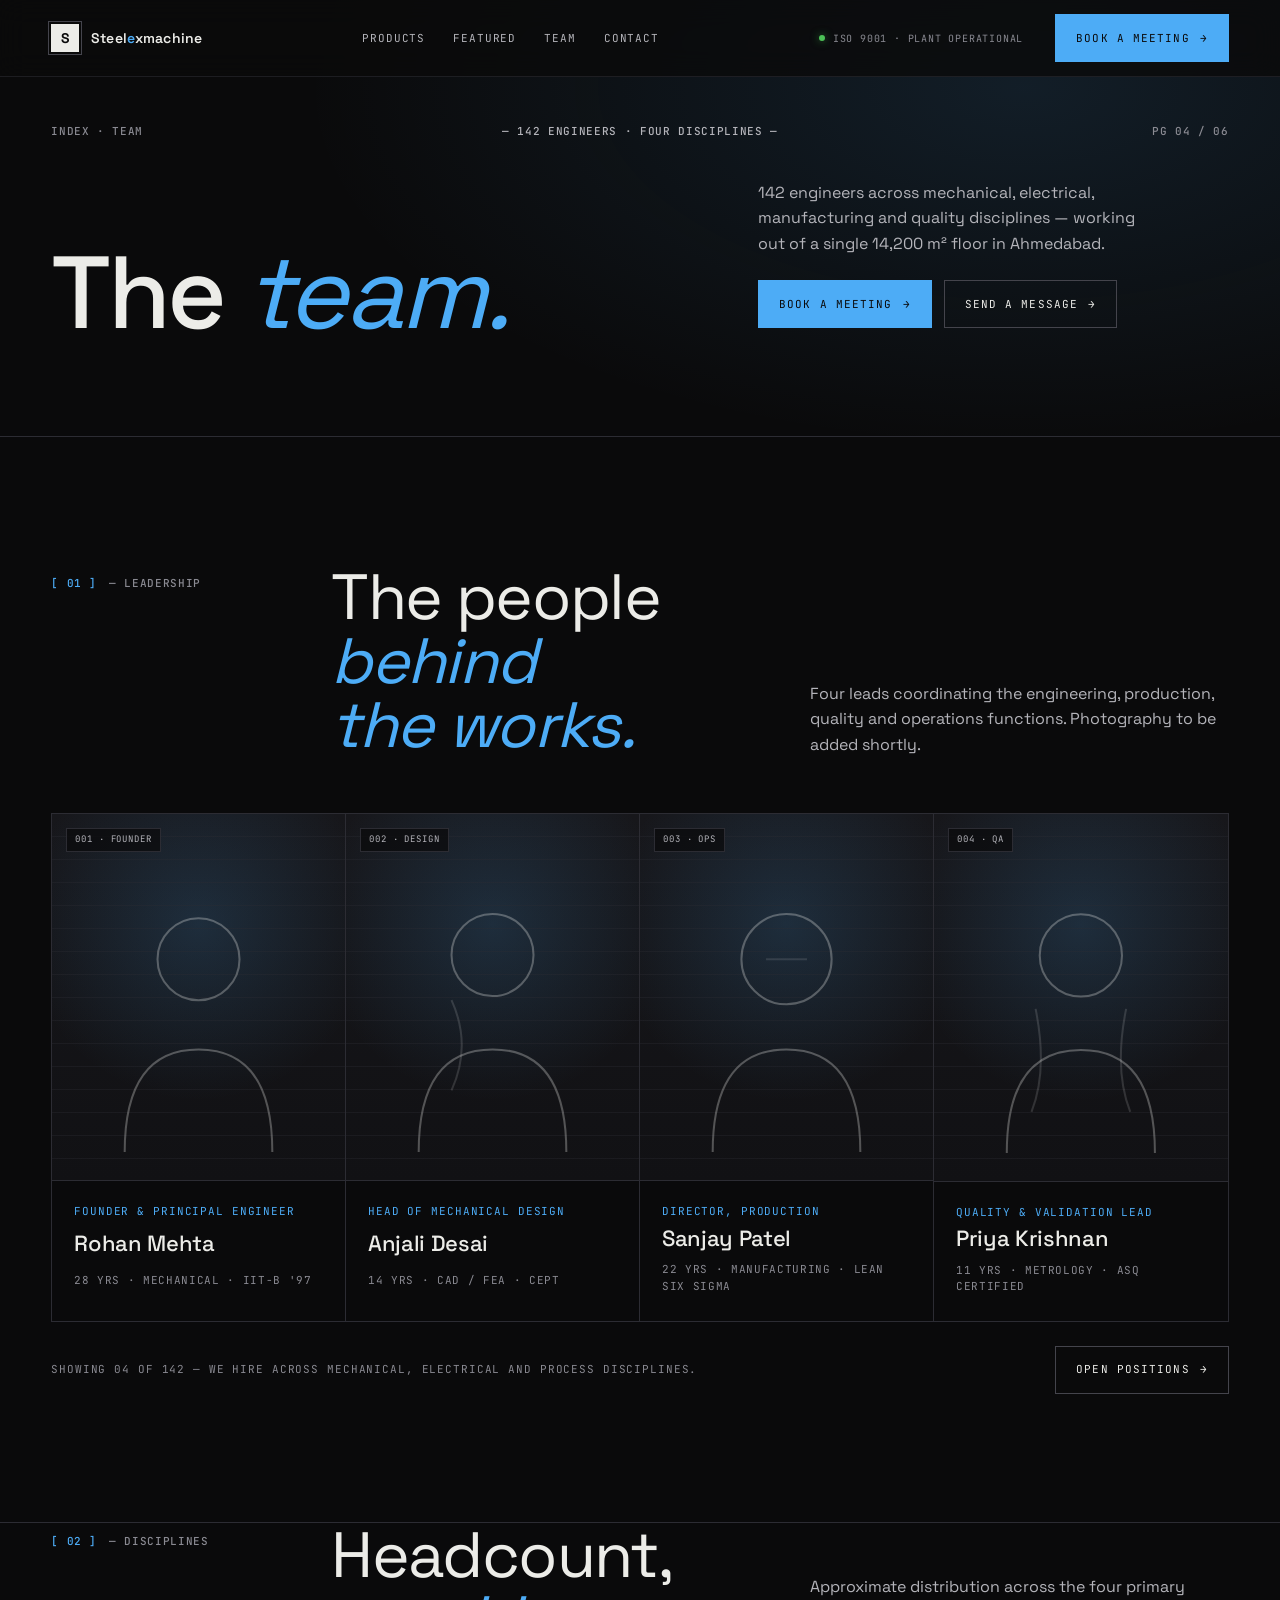
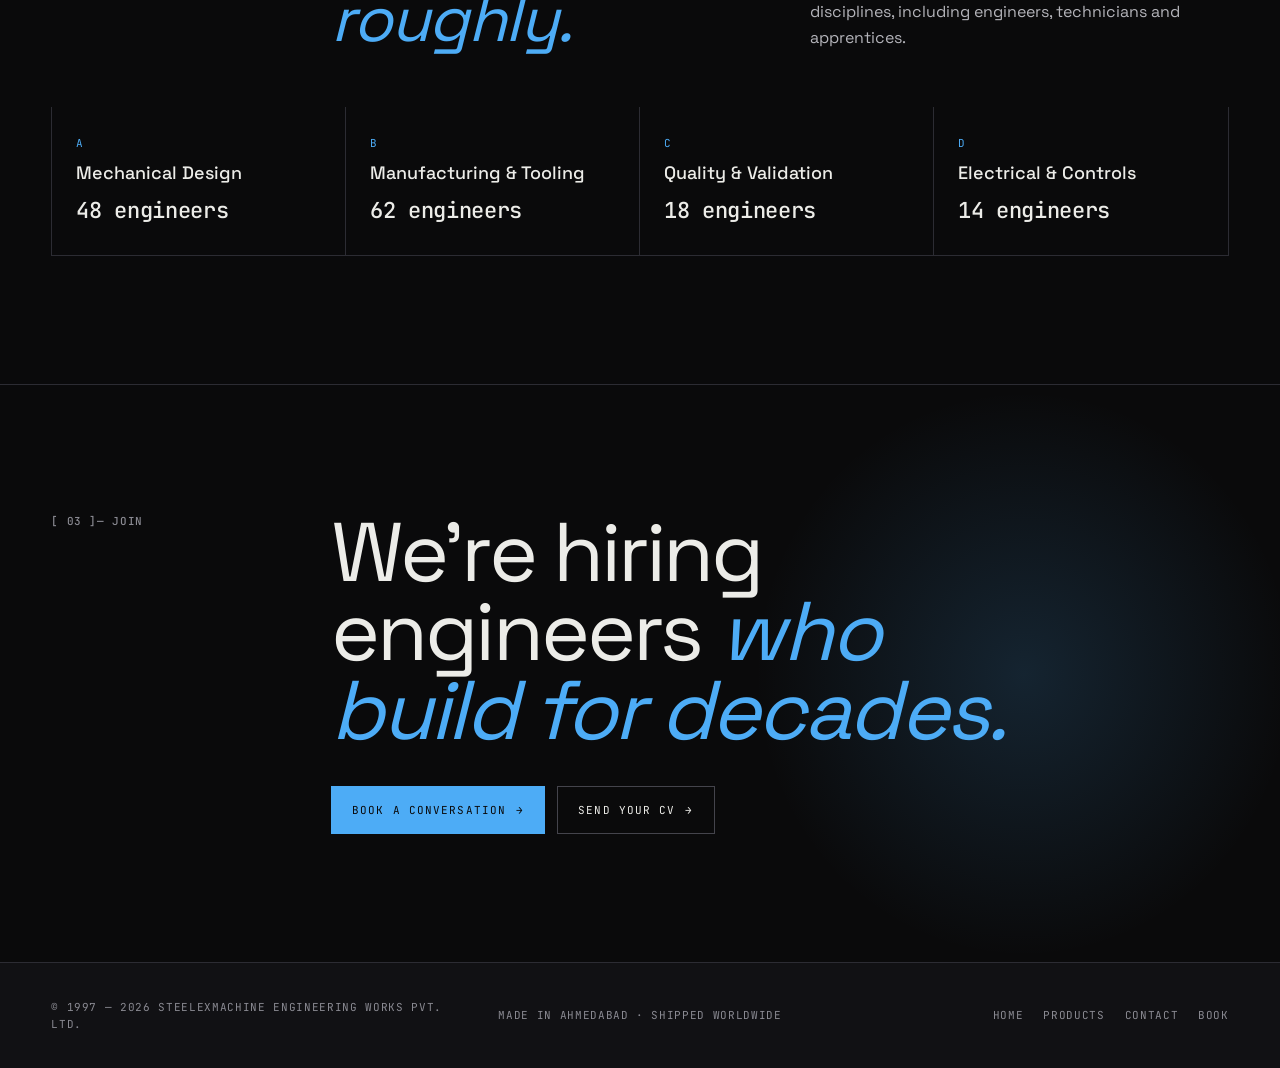
<file: team.html>
<!doctype html>
<html lang="en">
<head>
  <meta charset="utf-8" />
  <meta name="viewport" content="width=device-width, initial-scale=1" />
  <meta name="theme-color" content="#0a0a0b" />

  <title>Team — Steelexmachine</title>
  <meta name="description" content="The engineers behind Steelexmachine — mechanical design, production, quality and operations." />
  <link rel="canonical" href="./team.html" />

  <link rel="preconnect" href="https://fonts.googleapis.com" />
  <link rel="preconnect" href="https://fonts.gstatic.com" crossorigin />
  <link rel="stylesheet" href="https://fonts.googleapis.com/css2?family=Space+Grotesk:wght@300;400;500;600;700&family=JetBrains+Mono:wght@300;400;500;600&display=swap" />
  <link rel="stylesheet" href="./css/style.css" />
  <style>
    /* Team-specific styles (page-local) ------------------------------------- */
    .team-grid {
      display: grid; grid-template-columns: repeat(4, 1fr); gap: 0;
      border: 1px solid var(--steel);
    }
    .member {
      border-right: 1px solid var(--steel);
      display: grid; grid-template-rows: auto 1fr;
      transition: background .3s;
      isolation: isolate;
    }
    .member:last-child { border-right: 0; }
    .member:hover { background: var(--ink-2); }
    .member .portrait {
      position: relative; overflow: hidden;
      border-bottom: 1px solid var(--steel);
      aspect-ratio: 4 / 5;
      background: var(--ink-2);
    }
    .member .portrait::before {
      content:""; position: absolute; inset: 0; z-index: 0;
      background:
        radial-gradient(circle at 50% 30%, color-mix(in oklab, var(--accent) 16%, transparent), transparent 60%),
        linear-gradient(180deg, var(--ink-3), var(--ink-2));
    }
    .member .portrait::after {
      content:""; position: absolute; inset: 0; z-index: 1; pointer-events: none;
      background-image: repeating-linear-gradient(180deg, transparent 0, transparent 22px, color-mix(in oklab, var(--steel) 70%, transparent) 22px, color-mix(in oklab, var(--steel) 70%, transparent) 23px);
      opacity: 0.5;
    }
    /* IMAGE PLACEHOLDER inside .portrait — drop in <img class="viz-img" src="./assets/images/team-NAME.jpg" alt="…"> */
    .member .silhouette { position: absolute; inset: 0; display: grid; place-items: end center; z-index: 2; color: color-mix(in oklab, var(--paper) 30%, transparent); }
    .member .silhouette svg { width: 70%; height: 88%; }
    .member .pstamp {
      position: absolute; top: 14px; left: 14px; z-index: 3;
      font-family: var(--font-mono); font-size: 9px; letter-spacing: 0.1em; text-transform: uppercase;
      color: var(--mute-2);
      background: color-mix(in oklab, var(--ink) 75%, transparent);
      padding: 4px 8px; border: 1px solid var(--steel);
    }
    .member .info { padding: 22px 22px 26px; display: grid; gap: 6px; }
    .member .info .role { font-family: var(--font-mono); font-size: 11px; letter-spacing: 0.08em; text-transform: uppercase; color: var(--accent); }
    .member .info h3 { font-family: var(--font-display); font-size: 22px; font-weight: 500; letter-spacing: -0.015em; line-height: 1.15; margin: 0; }
    .member .info .disc { font-family: var(--font-mono); font-size: 11px; color: var(--mute); letter-spacing: 0.06em; text-transform: uppercase; margin-top: 4px; }

    .team-note {
      padding: 24px 0 0;
      display: flex; justify-content: space-between; gap: 24px; align-items: center; flex-wrap: wrap;
      color: var(--mute); font-family: var(--font-mono); font-size: 11px;
      letter-spacing: 0.08em; text-transform: uppercase;
    }

    /* Disciplines split */
    .disc-split {
      display: grid; grid-template-columns: repeat(4, 1fr); gap: 0;
      border: 1px solid var(--steel); border-top: 0;
    }
    .disc-cell {
      padding: 28px 24px; border-right: 1px solid var(--steel);
      display: grid; gap: 8px; align-content: start;
    }
    .disc-cell:last-child { border-right: 0; }
    .disc-cell .n { font-family: var(--font-mono); font-size: 11px; color: var(--accent); letter-spacing: 0.08em; }
    .disc-cell h4 { font-family: var(--font-display); font-size: 18px; font-weight: 500; margin: 0; }
    .disc-cell .v { font-family: var(--font-mono); font-size: 22px; font-weight: 500; letter-spacing: -0.015em; color: var(--paper); }

    @media (max-width: 1100px) {
      .team-grid { grid-template-columns: repeat(2, 1fr); }
      .member:nth-child(2n) { border-right: 0; }
      .member:nth-child(-n+2) { border-bottom: 1px solid var(--steel); }
      .disc-split { grid-template-columns: repeat(2, 1fr); }
      .disc-cell:nth-child(2n) { border-right: 0; }
      .disc-cell:nth-child(-n+2) { border-bottom: 1px solid var(--steel); }
    }
    @media (max-width: 700px) {
      .team-grid { grid-template-columns: 1fr; }
      .member { border-right: 0; border-bottom: 1px solid var(--steel); }
      .member:last-child { border-bottom: 0; }
      .member .portrait { aspect-ratio: 16/10; }
      .disc-split { grid-template-columns: 1fr; }
      .disc-cell { border-right: 0; border-bottom: 1px solid var(--steel); }
      .disc-cell:last-child { border-bottom: 0; }
    }
  </style>
</head>
<body data-screen-label="Team">

  <a href="#main" class="skip-link">Skip to content</a>

  <!-- HEADER (shared) -->
  <header class="site-header">
    <a href="./index.html" class="brand" aria-label="Steelexmachine home">
      <span class="glyph">S</span><span class="word">Steel<em>e</em>xmachine</span>
    </a>
    <nav class="nav-links" aria-label="Primary">
      <a href="./products.html">Products</a>
      <a href="./motorcycle-landing-gear.html">Featured</a>
      <a href="./team.html">Team</a>
      <a href="./contact.html">Contact</a>
    </nav>
    <div class="nav-status"><span class="dot"></span>ISO 9001 · Plant Operational</div>
    <a href="./booking.html" class="btn btn-primary header-cta">Book a Meeting<span class="arrow">→</span></a>
    <button class="hamburger" aria-label="Open menu" aria-expanded="false" aria-controls="mobile-menu">
      <span class="bars"><span></span><span></span><span></span></span>
    </button>
  </header>
  <div class="mobile-menu" id="mobile-menu" aria-label="Mobile menu">
    <nav aria-label="Mobile primary">
      <a href="./index.html"><span>Home</span><span class="num">01</span></a>
      <a href="./products.html"><span>Products</span><span class="num">02</span></a>
      <a href="./motorcycle-landing-gear.html"><span>Featured</span><span class="num">03</span></a>
      <a href="./team.html"><span>Team</span><span class="num">04</span></a>
      <a href="./booking.html"><span>Book a Meeting</span><span class="num">05</span></a>
      <a href="./contact.html"><span>Contact</span><span class="num">06</span></a>
    </nav>
    <a href="./booking.html" class="btn btn-primary mm-cta">Book a Meeting<span class="arrow">→</span></a>
    <div class="mm-meta">ISO 9001 · Ahmedabad, IN · UTC+05:30</div>
  </div>

  <main id="main">

  <!-- PAGE HERO -->
  <section class="hero" style="min-height: auto; padding-bottom: 56px;" data-screen-label="01 Page Hero">
    <div class="hero-top mono">
      <div class="coords">Index · Team</div>
      <div class="center">— 142 engineers · Four disciplines —</div>
      <div class="id">PG 04 / 06</div>
    </div>
    <div class="hero-main">
      <h1 class="hero-title">The <em>team.</em></h1>
      <aside class="hero-aside">
        <p>142 engineers across mechanical, electrical, manufacturing and quality disciplines — working out of a single 14,200 m² floor in Ahmedabad.</p>
        <div class="hero-ctas">
          <a href="./booking.html" class="btn btn-primary">Book a Meeting<span class="arrow">→</span></a>
          <a href="./contact.html" class="btn">Send a Message<span class="arrow">→</span></a>
        </div>
      </aside>
    </div>
  </section>

  <!-- TEAM GRID -->
  <!-- IMAGE PLACEHOLDERS: each .portrait needs a real headshot.
       Drop files at ./assets/images/team-rohan.jpg, team-anjali.jpg, etc.
       Replace each <div class="silhouette">…SVG…</div> with
       <img class="viz-img" src="./assets/images/team-rohan.jpg" alt="Rohan Mehta"> -->
  <section class="section" data-screen-label="02 Team">
    <div class="section-head">
      <div class="label mono"><span class="num">[ 01 ]</span><span>— Leadership</span></div>
      <h2>The people <em>behind the works.</em></h2>
      <p class="desc">Four leads coordinating the engineering, production, quality and operations functions. Photography to be added shortly.</p>
    </div>

    <div class="team-grid reveal">
      <article class="member">
        <div class="portrait">
          <span class="pstamp">001 · FOUNDER</span>
          <div class="silhouette" aria-hidden="true">
            <svg viewBox="0 0 100 130" fill="none" stroke="currentColor" stroke-width="1"><circle cx="50" cy="36" r="20"/><path d="M14 130 Q14 80 50 80 Q86 80 86 130"/></svg>
          </div>
        </div>
        <div class="info">
          <span class="role">Founder &amp; Principal Engineer</span>
          <h3>Rohan Mehta</h3>
          <span class="disc">28 yrs · Mechanical · IIT-B '97</span>
        </div>
      </article>

      <article class="member">
        <div class="portrait">
          <span class="pstamp">002 · DESIGN</span>
          <div class="silhouette" aria-hidden="true">
            <svg viewBox="0 0 100 130" fill="none" stroke="currentColor" stroke-width="1"><circle cx="50" cy="34" r="20"/><path d="M30 56 Q40 78 30 100" opacity=".5"/><path d="M14 130 Q14 80 50 80 Q86 80 86 130"/></svg>
          </div>
        </div>
        <div class="info">
          <span class="role">Head of Mechanical Design</span>
          <h3>Anjali Desai</h3>
          <span class="disc">14 yrs · CAD / FEA · CEPT</span>
        </div>
      </article>

      <article class="member">
        <div class="portrait">
          <span class="pstamp">003 · OPS</span>
          <div class="silhouette" aria-hidden="true">
            <svg viewBox="0 0 100 130" fill="none" stroke="currentColor" stroke-width="1"><circle cx="50" cy="36" r="22"/><path d="M40 36 L60 36" opacity=".4"/><path d="M14 130 Q14 80 50 80 Q86 80 86 130"/></svg>
          </div>
        </div>
        <div class="info">
          <span class="role">Director, Production</span>
          <h3>Sanjay Patel</h3>
          <span class="disc">22 yrs · Manufacturing · Lean Six Sigma</span>
        </div>
      </article>

      <article class="member">
        <div class="portrait">
          <span class="pstamp">004 · QA</span>
          <div class="silhouette" aria-hidden="true">
            <svg viewBox="0 0 100 130" fill="none" stroke="currentColor" stroke-width="1"><circle cx="50" cy="34" r="20"/><path d="M28 60 Q34 90 26 110" opacity=".5"/><path d="M72 60 Q66 90 74 110" opacity=".5"/><path d="M14 130 Q14 80 50 80 Q86 80 86 130"/></svg>
          </div>
        </div>
        <div class="info">
          <span class="role">Quality &amp; Validation Lead</span>
          <h3>Priya Krishnan</h3>
          <span class="disc">11 yrs · Metrology · ASQ Certified</span>
        </div>
      </article>
    </div>

    <div class="team-note">
      <span>Showing 04 of 142 — we hire across mechanical, electrical and process disciplines.</span>
      <a class="btn" href="./contact.html">Open Positions<span class="arrow">→</span></a>
    </div>
  </section>

  <!-- DISCIPLINE SPLIT -->
  <section class="section" data-screen-label="03 Disciplines" style="padding-top: 0;">
    <div class="section-head">
      <div class="label mono"><span class="num">[ 02 ]</span><span>— Disciplines</span></div>
      <h2>Headcount, <em>roughly.</em></h2>
      <p class="desc">Approximate distribution across the four primary disciplines, including engineers, technicians and apprentices.</p>
    </div>
    <div class="disc-split">
      <div class="disc-cell"><span class="n">A</span><h4>Mechanical Design</h4><span class="v">48 engineers</span></div>
      <div class="disc-cell"><span class="n">B</span><h4>Manufacturing &amp; Tooling</h4><span class="v">62 engineers</span></div>
      <div class="disc-cell"><span class="n">C</span><h4>Quality &amp; Validation</h4><span class="v">18 engineers</span></div>
      <div class="disc-cell"><span class="n">D</span><h4>Electrical &amp; Controls</h4><span class="v">14 engineers</span></div>
    </div>
  </section>

  <!-- CTA -->
  <section class="cta">
    <div class="label mono"><span class="num">[ 03 ]</span><span>— Join</span></div>
    <div class="cta-body">
      <h2>We're hiring engineers <em>who build for decades.</em></h2>
      <div class="cta-actions">
        <a href="./booking.html" class="btn btn-primary">Book a Conversation<span class="arrow">→</span></a>
        <a href="./contact.html" class="btn">Send Your CV<span class="arrow">→</span></a>
      </div>
    </div>
  </section>

  </main>

  <footer class="site-footer">
    <div class="left">© 1997 — 2026 Steelexmachine Engineering Works Pvt. Ltd.</div>
    <div class="center">Made in Ahmedabad · Shipped Worldwide</div>
    <div class="right">
      <a href="./index.html">Home</a>
      <a href="./products.html">Products</a>
      <a href="./contact.html">Contact</a>
      <a href="./booking.html">Book</a>
    </div>
  </footer>

  <script src="./js/main.js" defer></script>
</body>
</html>
</file>
<file: css/style.css>
/* =========================================================================
   STEELEXMACHINE — Core stylesheet
   Premium industrial engineering site
   ---------------------------------------------------------------------------
   Sections:
     1. Design tokens (colors, type, spacing)
     2. Reset + base
     3. Typography helpers
     4. Buttons
     5. Header (logo, nav, hamburger, mobile menu)
     6. Hero block
     7. Section scaffold (heads, intros)
     8. Cards & grids (product, capability, feature, team)
     9. Schematic placeholders (the SVG "renders" inside every viz block)
    10. Spec tables
    11. Marquee + metrics + process
    12. Contact / CTA + footer
    13. Reveal animations (no-op on prefers-reduced-motion)
    14. Responsive breakpoints
   ========================================================================= */


/* ============== 1. DESIGN TOKENS ============== */
:root {
  /* Ink (background) */
  --ink:      #0a0a0b;
  --ink-2:    #111114;
  --ink-3:    #17171b;
  --ink-4:    #1f1f24;
  /* Steel (borders, dividers, hairlines) */
  --steel:    #2c2c33;
  --steel-2:  #44444c;
  --steel-3:  #5e5e68;
  /* Text */
  --mute:     #8a8a92;
  --mute-2:   #b4b4ba;
  --paper:    #ecece8;
  --paper-2:  #f7f6f2;
  /* Accent — single steel-blue used for emphasis */
  --accent:   oklch(72% 0.14 245);
  --accent-2: oklch(64% 0.16 250);
  --accent-ink: #0a0a0b;

  /* Spacing & layout */
  --section-pad-y: clamp(72px, 10vw, 160px);
  --edge: clamp(20px, 4vw, 64px);

  /* Type stacks */
  --font-display: 'Space Grotesk', 'Helvetica Neue', Helvetica, Arial, sans-serif;
  --font-mono:    'JetBrains Mono', ui-monospace, SFMono-Regular, Menlo, monospace;
}


/* ============== 2. RESET + BASE ============== */
*, *::before, *::after { box-sizing: border-box; }
html, body { margin: 0; padding: 0; }
html { scroll-behavior: smooth; }

body {
  background: var(--ink);
  color: var(--paper);
  font-family: var(--font-display);
  font-size: 16px;
  line-height: 1.5;
  -webkit-font-smoothing: antialiased;
  text-rendering: optimizeLegibility;
  overflow-x: hidden;
  min-height: 100vh;
}

::selection { background: var(--accent); color: var(--accent-ink); }

a { color: inherit; text-decoration: none; }
button { font: inherit; color: inherit; background: none; border: 0; cursor: pointer; }
img, svg { display: block; max-width: 100%; height: auto; }

/* Skip to content link — accessibility */
.skip-link {
  position: absolute; top: -40px; left: 0;
  background: var(--accent); color: var(--accent-ink);
  padding: 10px 14px; z-index: 200;
  font-family: var(--font-mono); font-size: 12px; letter-spacing: 0.08em;
  text-transform: uppercase;
}
.skip-link:focus { top: 0; }


/* ============== 3. TYPOGRAPHY HELPERS ============== */
.mono     { font-family: var(--font-mono); font-size: 11px; letter-spacing: 0.06em; text-transform: uppercase; font-weight: 500; }
.mono-sm  { font-family: var(--font-mono); font-size: 10px; letter-spacing: 0.08em; text-transform: uppercase; color: var(--mute); }

.hairline { background: var(--steel); height: 1px; width: 100%; border: 0; }


/* ============== 4. BUTTONS ============== */
.btn {
  display: inline-flex; align-items: center; justify-content: center; gap: 10px;
  padding: 14px 20px;
  min-height: 48px;                                /* mobile tap target */
  font-family: var(--font-mono); font-size: 11px; letter-spacing: 0.1em; text-transform: uppercase;
  border: 1px solid var(--steel-2);
  background: transparent; color: var(--paper);
  transition: background .25s, color .25s, border-color .25s, transform .25s;
  cursor: pointer;
  -webkit-tap-highlight-color: transparent;
}
.btn:hover, .btn:focus-visible { border-color: var(--accent); color: var(--accent); outline: none; }
.btn:focus-visible { box-shadow: 0 0 0 2px color-mix(in oklab, var(--accent) 40%, transparent); }
.btn .arrow { display: inline-block; transition: transform .25s; }
.btn:hover .arrow { transform: translateX(3px); }

.btn-primary { background: var(--accent); color: var(--accent-ink); border-color: var(--accent); }
.btn-primary:hover, .btn-primary:focus-visible { background: var(--paper); border-color: var(--paper); color: var(--ink); }


/* ============== 5. HEADER (nav, hamburger, mobile menu) ============== */
.site-header {
  position: fixed; top: 0; left: 0; right: 0; z-index: 100;
  display: grid; grid-template-columns: auto 1fr auto auto;
  align-items: center; gap: 32px;
  padding: 14px var(--edge);
  background: color-mix(in oklab, var(--ink) 80%, transparent);
  backdrop-filter: blur(14px); -webkit-backdrop-filter: blur(14px);
  border-bottom: 1px solid color-mix(in oklab, var(--steel) 60%, transparent);
}

.brand { display: inline-flex; align-items: center; gap: 12px; }
.brand .glyph {
  width: 28px; height: 28px; position: relative;
  background: var(--paper); color: var(--ink);
  display: grid; place-items: center;
  font-weight: 700; font-size: 14px; letter-spacing: -0.02em;
}
.brand .glyph::after {
  content: ""; position: absolute; inset: -3px;
  border: 1px solid var(--steel-2); pointer-events: none;
}
.brand .word { font-weight: 600; font-size: 14px; letter-spacing: 0.01em; }
.brand .word em { font-style: normal; color: var(--accent); }

.nav-links { display: flex; gap: 28px; justify-self: center; }
.nav-links a {
  font-family: var(--font-mono); font-size: 11px; text-transform: uppercase; letter-spacing: 0.08em;
  color: var(--mute-2); position: relative; padding: 8px 0;
  transition: color .2s;
}
.nav-links a:hover, .nav-links a.is-active { color: var(--paper); }
.nav-links a::after {
  content: ""; position: absolute; left: 0; right: 0; bottom: 2px; height: 1px;
  background: var(--accent); transform: scaleX(0); transform-origin: left;
  transition: transform .25s ease;
}
.nav-links a:hover::after, .nav-links a.is-active::after { transform: scaleX(1); }

.nav-status {
  display: flex; align-items: center; gap: 8px; color: var(--mute);
  font-family: var(--font-mono); font-size: 10px; letter-spacing: 0.08em; text-transform: uppercase;
}
.nav-status .dot {
  width: 6px; height: 6px; border-radius: 50%; background: oklch(72% 0.18 145);
  box-shadow: 0 0 8px oklch(72% 0.18 145 / 0.6);
}

/* Hamburger — hidden on desktop, shown on mobile */
.hamburger {
  display: none;
  width: 44px; height: 44px;
  align-items: center; justify-content: center;
  border: 1px solid var(--steel-2); background: transparent;
}
.hamburger:hover, .hamburger:focus-visible { border-color: var(--accent); }
.hamburger .bars { width: 18px; height: 12px; position: relative; }
.hamburger .bars span {
  position: absolute; left: 0; right: 0; height: 1.5px; background: var(--paper);
  transition: transform .3s, opacity .2s, top .3s;
}
.hamburger .bars span:nth-child(1) { top: 0; }
.hamburger .bars span:nth-child(2) { top: 5px; }
.hamburger .bars span:nth-child(3) { top: 10px; }
.hamburger[aria-expanded="true"] .bars span:nth-child(1) { top: 5px; transform: rotate(45deg); }
.hamburger[aria-expanded="true"] .bars span:nth-child(2) { opacity: 0; }
.hamburger[aria-expanded="true"] .bars span:nth-child(3) { top: 5px; transform: rotate(-45deg); }

/* Mobile menu panel */
.mobile-menu {
  display: none;                                  /* hidden on desktop */
  position: fixed; top: 0; left: 0; right: 0; bottom: 0;
  z-index: 99;
  background: var(--ink);
  padding: 80px var(--edge) var(--edge);
  flex-direction: column; gap: 0;
  border-top: 1px solid var(--steel);
  transform: translateX(100%); transition: transform .35s cubic-bezier(.2,.7,.2,1);
}
.mobile-menu.is-open { transform: translateX(0); }
.mobile-menu nav { display: flex; flex-direction: column; }
.mobile-menu nav a {
  font-family: var(--font-display); font-size: 28px; font-weight: 500;
  letter-spacing: -0.015em; color: var(--paper);
  padding: 18px 0; border-bottom: 1px solid var(--steel);
  display: grid; grid-template-columns: 1fr auto; align-items: center;
}
.mobile-menu nav a .num {
  font-family: var(--font-mono); font-size: 11px; color: var(--mute);
  letter-spacing: 0.08em;
}
.mobile-menu nav a:hover { color: var(--accent); }
.mobile-menu nav a:hover .num { color: var(--accent); }
.mobile-menu .mm-cta { margin-top: 32px; }
.mobile-menu .mm-meta {
  margin-top: auto; padding-top: 24px;
  color: var(--mute); font-family: var(--font-mono); font-size: 11px;
  letter-spacing: 0.08em; text-transform: uppercase;
  border-top: 1px solid var(--steel);
}

/* Body lock when mobile menu is open */
body.menu-open { overflow: hidden; }


/* ============== 6. HERO BLOCK ============== */
.hero {
  position: relative;
  min-height: 100vh;
  padding: calc(var(--edge) + 60px) var(--edge) var(--edge);
  display: grid;
  grid-template-rows: auto 1fr auto;
  gap: 40px;
  overflow: hidden;
  isolation: isolate;
}
.hero::before {
  content: ""; position: absolute; inset: 0; z-index: -1; pointer-events: none;
  background:
    radial-gradient(1200px 600px at 80% 20%, color-mix(in oklab, var(--accent) 12%, transparent), transparent 60%),
    linear-gradient(180deg, transparent 0%, var(--ink) 95%);
}
.hero-grid-overlay::after {                       /* faint 12-col grid */
  content: ""; position: absolute; inset: 0; pointer-events: none; z-index: -1; opacity: 0.35;
  background-image: linear-gradient(to right, color-mix(in oklab, var(--steel) 60%, transparent) 1px, transparent 1px);
  background-size: calc(100% / 12) 100%;
}
.hero-top {
  display: grid; grid-template-columns: 1fr auto 1fr; align-items: center; gap: 32px;
  padding-top: 12px;
}
.hero-top .coords, .hero-top .id { color: var(--mute); }
.hero-top .id { justify-self: end; }
.hero-top .center { color: var(--mute-2); text-align: center; }

.hero-main {
  display: grid;
  grid-template-columns: 7fr 5fr;
  gap: 48px;
  align-items: end;
}

.hero-title {
  font-family: var(--font-display);
  font-weight: 500;
  font-size: clamp(40px, 8vw, 148px);
  line-height: 0.92;
  letter-spacing: -0.035em;
  margin: 0;
  color: var(--paper);
  text-wrap: balance;
}
.hero-title em {
  display: inline-block;
  font-style: italic; font-weight: 400; color: var(--accent);
}

.hero-aside { padding-bottom: 12px; display: grid; gap: 20px; }
.hero-aside p {
  font-size: 16px; line-height: 1.6; color: var(--mute-2);
  max-width: 38ch; margin: 0;
}
.hero-ctas { display: flex; gap: 12px; flex-wrap: wrap; margin-top: 4px; }
.hero-aside .stamp { display: inline-flex; align-items: center; gap: 10px; color: var(--mute); }
.hero-aside .stamp .dot { width: 6px; height: 6px; background: var(--accent); display: inline-block; }

.hero-bottom {
  display: grid; grid-template-columns: auto 1fr auto;
  gap: 40px; align-items: end;
}
.scroll-hint { display: flex; align-items: center; gap: 12px; color: var(--mute); }
.scroll-hint .line {
  width: 60px; height: 1px; background: var(--steel-2); position: relative; overflow: hidden;
}
.scroll-hint .line::after {
  content: ""; position: absolute; inset: 0; width: 30%; background: var(--accent);
  animation: slide 2.4s infinite cubic-bezier(.65,.05,.36,1);
}
@keyframes slide { 0% { transform: translateX(-100%); } 100% { transform: translateX(330%); } }

.hero-meta {
  display: grid; grid-template-columns: repeat(3, auto); gap: 32px; justify-self: end;
}
.hero-meta .cell { display: grid; gap: 4px; }
.hero-meta .cell .k { color: var(--mute); }
.hero-meta .cell .v { font-family: var(--font-mono); font-size: 13px; color: var(--paper); }


/* ============== 7. SECTION SCAFFOLD ============== */
.section { position: relative; padding: var(--section-pad-y) var(--edge); border-top: 1px solid var(--steel); }
.section--flush { padding-left: 0; padding-right: 0; }

.section-head {
  display: grid; grid-template-columns: 220px 1fr 1fr; gap: 60px;
  align-items: end;
  margin-bottom: 56px;
}
.section-head .label {
  color: var(--mute); align-self: start; padding-top: 10px;
  display: flex; gap: 12px; align-items: baseline;
}
.section-head .label .num { color: var(--accent); }
.section-head h2 {
  font-family: var(--font-display); font-weight: 400;
  font-size: clamp(32px, 5vw, 76px); line-height: 1.0; letter-spacing: -0.025em;
  margin: 0; max-width: 18ch; color: var(--paper);
  text-wrap: balance;
}
.section-head h2 em { font-style: italic; color: var(--accent); font-weight: 400; }
.section-head .desc {
  font-size: 16px; line-height: 1.6; color: var(--mute-2);
  max-width: 42ch; align-self: end; margin: 0;
}

/* Two-column section (label + body) */
.section-2col {
  display: grid; grid-template-columns: 220px 1fr; gap: 60px;
}
.section-2col .label {
  color: var(--mute); padding-top: 10px;
  display: flex; gap: 12px; align-items: baseline;
}
.section-2col .label .num { color: var(--accent); }


/* ============== 8. CARDS & GRIDS ============== */

/* -- Product category cards (homepage / products page) -- */
.cat-grid {
  display: grid; grid-template-columns: repeat(3, 1fr); gap: 0;
  border-top: 1px solid var(--steel);
  border-bottom: 1px solid var(--steel);
}
.pcard {
  position: relative;
  border-right: 1px solid var(--steel);
  background: var(--ink);
  display: grid; grid-template-rows: auto 1fr auto;
  transition: background .35s;
  isolation: isolate;
  overflow: hidden;
}
.pcard:last-child { border-right: 0; }
.pcard:hover { background: var(--ink-2); }

.pcard-viz {
  position: relative;
  aspect-ratio: 5 / 4;
  background: var(--ink-2);
  border-bottom: 1px solid var(--steel);
  overflow: hidden;
  isolation: isolate;
}
.pcard-info {
  padding: 28px 28px 24px;
  display: grid; gap: 14px; align-content: start;
  border-bottom: 1px solid var(--steel);
}
.pcard-info h3 {
  font-family: var(--font-display); font-size: clamp(22px, 1.8vw, 30px);
  line-height: 1.1; font-weight: 500; letter-spacing: -0.02em; margin: 0;
  color: var(--paper); text-wrap: balance;
}
.pcard-info p {
  font-size: 14px; line-height: 1.6; color: var(--mute-2); margin: 0; max-width: 38ch;
}
.pcard-cta {
  display: grid; grid-template-columns: 1fr auto;
  align-items: center; gap: 16px;
  padding: 18px 28px;
  min-height: 56px;
  font-family: var(--font-mono); font-size: 11px; letter-spacing: 0.12em; text-transform: uppercase;
  color: var(--paper); background: transparent;
  transition: background .35s, color .35s;
}
.pcard-cta .arrow-box {
  display: inline-flex; align-items: center; justify-content: center;
  width: 28px; height: 28px;
  border: 1px solid var(--steel-2);
  transition: border-color .35s, transform .35s;
}
.pcard:hover .pcard-cta { background: var(--accent); color: var(--accent-ink); }
.pcard:hover .arrow-box { border-color: var(--accent-ink); transform: translateX(4px); }

/* -- Capability tiles (engineering capabilities) -- */
.engcap-intro {
  display: grid; grid-template-columns: 220px 1.1fr 1fr; gap: 60px;
  align-items: end;
  padding: var(--section-pad-y) var(--edge) 48px;
  border-top: 1px solid var(--steel);
}
.engcap-intro .label { color: var(--mute); align-self: start; padding-top: 10px; display: flex; gap: 12px; align-items: baseline; }
.engcap-intro .label .num { color: var(--accent); }
.engcap-intro h2 {
  font-family: var(--font-display); font-weight: 400;
  font-size: clamp(36px, 5.6vw, 88px); line-height: 0.96; letter-spacing: -0.03em;
  margin: 0; color: var(--paper); text-wrap: balance;
}
.engcap-intro h2 em { font-style: italic; color: var(--accent); font-weight: 400; }
.engcap-intro .desc {
  font-size: 16px; line-height: 1.6; color: var(--mute-2); margin: 0;
  max-width: 46ch; align-self: end;
}

.engcap-wrap { margin: 0 var(--edge) 24px; }
.engcap-scale {
  display: flex; align-items: center; justify-content: space-between; gap: 24px;
  color: var(--mute); font-family: var(--font-mono); font-size: 10px; letter-spacing: 0.1em; text-transform: uppercase;
  padding-bottom: 14px;
}
.engcap-scale .ticks {
  flex: 1; height: 14px; position: relative; margin: 0 16px;
  background-image: linear-gradient(to right, color-mix(in oklab, var(--steel-2) 90%, transparent) 1px, transparent 1px);
  background-size: calc(100% / 12) 100%;
  border-top: 1px solid var(--steel);
}

.engcap-grid {
  display: grid; grid-template-columns: repeat(3, 1fr); gap: 0;
  border: 1px solid var(--steel);
  background: linear-gradient(135deg, var(--ink-2), var(--ink));
  position: relative;
}
.engcap-grid::before {
  content: ""; position: absolute; inset: 0; pointer-events: none; z-index: 0;
  background-image:
    linear-gradient(to right, color-mix(in oklab, var(--steel) 50%, transparent) 1px, transparent 1px),
    linear-gradient(to bottom, color-mix(in oklab, var(--steel) 50%, transparent) 1px, transparent 1px);
  background-size: 48px 48px; opacity: 0.25;
}
.engcap-card {
  position: relative; z-index: 1;
  padding: 32px 28px;
  border-right: 1px solid var(--steel);
  display: grid; gap: 14px; align-content: start;
  min-height: 300px;
  transition: background .35s;
}
.engcap-card:nth-child(3n) { border-right: 0; }
.engcap-card:nth-child(-n+3) { border-bottom: 1px solid var(--steel); }
.engcap-card:hover { background: color-mix(in oklab, var(--ink-3) 85%, transparent); }
.engcap-card .head {
  display: flex; justify-content: space-between; align-items: center; gap: 12px;
  color: var(--mute);
  font-family: var(--font-mono); font-size: 11px; letter-spacing: 0.1em; text-transform: uppercase;
}
.engcap-card .head .num { color: var(--accent); }
.engcap-icon {
  width: 56px; height: 56px;
  display: grid; place-items: center;
  border: 1px solid var(--steel-2);
  color: var(--paper);
  background: color-mix(in oklab, var(--ink) 80%, transparent);
  transition: border-color .35s, color .35s, background .35s;
  position: relative;
}
.engcap-icon::before { content: ""; position: absolute; left: -3px; top: -3px; width: 6px; height: 6px; border-top: 1px solid var(--accent); border-left: 1px solid var(--accent); }
.engcap-icon::after  { content: ""; position: absolute; right: -3px; bottom: -3px; width: 6px; height: 6px; border-bottom: 1px solid var(--accent); border-right: 1px solid var(--accent); }
.engcap-card:hover .engcap-icon { border-color: var(--accent); color: var(--accent); background: color-mix(in oklab, var(--accent) 8%, var(--ink)); }
.engcap-card h4 {
  font-family: var(--font-display); font-size: 20px; font-weight: 500;
  line-height: 1.15; letter-spacing: -0.015em; margin: 0; color: var(--paper);
}
.engcap-card p { font-size: 14px; line-height: 1.6; color: var(--mute-2); margin: 0; max-width: 36ch; }

.engcap-foot {
  margin: 18px var(--edge) 0;
  display: flex; justify-content: space-between; align-items: center; gap: 24px;
  color: var(--mute); font-family: var(--font-mono); font-size: 11px;
  letter-spacing: 0.08em; text-transform: uppercase;
  padding-bottom: var(--section-pad-y);
}
.engcap-foot .right { display: flex; align-items: center; gap: 24px; }
.engcap-foot .right a { color: var(--paper); display: inline-flex; align-items: center; gap: 8px; }
.engcap-foot .right a:hover { color: var(--accent); }

/* -- Featured product (Motorcycle Landing Gear preview on home) -- */
.featured-head {
  display: grid; grid-template-columns: 220px 1fr 1fr; gap: 60px;
  align-items: end; margin-bottom: 48px;
}
.featured-head .label { color: var(--mute); padding-top: 10px; display: flex; gap: 12px; align-items: baseline; }
.featured-head .label .num { color: var(--accent); }
.featured-head h2 {
  font-family: var(--font-display); font-weight: 400;
  font-size: clamp(36px, 5.6vw, 88px); line-height: 0.96; letter-spacing: -0.03em;
  margin: 0; color: var(--paper); text-wrap: balance;
}
.featured-head h2 em { font-style: italic; color: var(--accent); font-weight: 400; }
.featured-head .desc {
  font-size: 16px; line-height: 1.6; color: var(--mute-2); max-width: 42ch; margin: 0;
  align-self: end;
}

.featured-grid {
  display: grid; grid-template-columns: repeat(3, 1fr); gap: 0;
  border-top: 1px solid var(--steel); margin-top: 40px;
}
.feat-card {
  padding: 32px 24px;
  border-right: 1px solid var(--steel);
  border-bottom: 1px solid var(--steel);
  display: grid; gap: 12px; align-content: start;
  min-height: 220px;
}
.feat-card:last-child { border-right: 0; }
.feat-card .n { font-family: var(--font-mono); font-size: 11px; color: var(--accent); letter-spacing: 0.08em; }
.feat-card h4 { font-family: var(--font-display); font-size: 22px; font-weight: 500; letter-spacing: -0.015em; margin: 0; line-height: 1.15; }
.feat-card p { font-size: 14px; line-height: 1.6; color: var(--mute-2); margin: 0; max-width: 36ch; }
.feat-card .stat { font-family: var(--font-mono); font-size: 11px; color: var(--mute); letter-spacing: 0.06em; text-transform: uppercase; }
.feat-card .stat strong { color: var(--paper); font-weight: 500; }

.featured-ctas { display: flex; gap: 12px; padding-top: 32px; flex-wrap: wrap; }


/* ============== 9. SCHEMATIC PLACEHOLDERS ============== */
/* Common visual frame used by product cards, stages, gallery tiles, etc.
   Replace the inner SVG / glyph with real <img> when assets are ready.   */

.viz {
  position: relative;
  background: var(--ink-2);
  overflow: hidden;
  isolation: isolate;
}
.viz::before {
  content: ""; position: absolute; inset: 0; z-index: 0;
  background:
    repeating-linear-gradient(45deg, transparent 0, transparent 16px, color-mix(in oklab, var(--steel) 75%, transparent) 16px, color-mix(in oklab, var(--steel) 75%, transparent) 17px),
    radial-gradient(circle at 50% 50%, color-mix(in oklab, var(--accent) 14%, transparent), transparent 60%),
    linear-gradient(180deg, var(--ink-3), var(--ink-2));
}
.viz::after {
  content: ""; position: absolute; inset: 0; z-index: 1; pointer-events: none;
  background-image:
    linear-gradient(to right, color-mix(in oklab, var(--steel) 55%, transparent) 1px, transparent 1px),
    linear-gradient(to bottom, color-mix(in oklab, var(--steel) 55%, transparent) 1px, transparent 1px);
  background-size: 56px 56px; opacity: 0.4;
}
.viz-glyph { position: absolute; inset: 0; display: grid; place-items: center; z-index: 2; color: color-mix(in oklab, var(--paper) 80%, transparent); }
.viz-glyph svg { width: 60%; height: auto; }
.viz-corner { position: absolute; width: 16px; height: 16px; z-index: 4; border-color: var(--paper); }
.viz-corner.tl { top: 14px; left: 14px; border-top: 1px solid; border-left: 1px solid; }
.viz-corner.tr { top: 14px; right: 14px; border-top: 1px solid; border-right: 1px solid; }
.viz-corner.bl { bottom: 14px; left: 14px; border-bottom: 1px solid; border-left: 1px solid; }
.viz-corner.br { bottom: 14px; right: 14px; border-bottom: 1px solid; border-right: 1px solid; }
.viz-meta {
  position: absolute; top: 14px; left: 30px; right: 30px; z-index: 5;
  display: flex; justify-content: space-between; align-items: center; gap: 12px;
  font-family: var(--font-mono); font-size: 10px; letter-spacing: 0.1em; text-transform: uppercase;
}
.viz-meta .num { color: var(--accent); }
.viz-meta .tag { color: var(--mute-2); }
.viz-foot {
  position: absolute; left: 30px; right: 30px; bottom: 14px; z-index: 5;
  display: flex; justify-content: space-between; align-items: center;
  font-family: var(--font-mono); font-size: 10px; letter-spacing: 0.1em; text-transform: uppercase;
  color: var(--mute);
}

/* When a real image is dropped in, use <img class="viz-img"> to cover */
.viz-img { position: absolute; inset: 0; z-index: 2; width: 100%; height: 100%; object-fit: cover; }


/* ============== 10. SPEC TABLE ============== */
.spec-wrap { border: 1px solid var(--steel); background: var(--ink-2); }
.spec-head {
  display: grid; grid-template-columns: 60px 1fr 1fr;
  padding: 16px 28px;
  border-bottom: 1px solid var(--steel); background: var(--ink-3);
  font-family: var(--font-mono); font-size: 11px; letter-spacing: 0.1em; text-transform: uppercase; color: var(--mute);
}
.spec-row {
  display: grid; grid-template-columns: 60px 1fr 1fr;
  padding: 18px 28px;
  border-bottom: 1px solid var(--steel);
  align-items: center;
  transition: background .25s;
}
.spec-row:last-child { border-bottom: 0; }
.spec-row:hover { background: color-mix(in oklab, var(--accent) 5%, transparent); }
.spec-row .n { font-family: var(--font-mono); font-size: 11px; color: var(--accent); letter-spacing: 0.08em; }
.spec-row .k { font-family: var(--font-display); font-size: 15px; color: var(--paper); font-weight: 500; }
.spec-row .v { font-family: var(--font-mono); font-size: 13px; color: var(--mute-2); }
.spec-row .v.pending { color: var(--mute); font-style: italic; }
.spec-foot {
  padding: 16px 28px; border-top: 1px solid var(--steel); background: var(--ink-3);
  display: flex; justify-content: space-between; gap: 16px;
  color: var(--mute); font-family: var(--font-mono); font-size: 11px; letter-spacing: 0.08em; text-transform: uppercase;
}
.spec-foot .right { display: flex; gap: 20px; }


/* ============== 11. MARQUEE + METRICS + PROCESS + MANIFEST ============== */
.marquee {
  border-top: 1px solid var(--steel); border-bottom: 1px solid var(--steel);
  overflow: hidden; background: var(--ink-2);
}
.marquee-track {
  display: inline-flex; gap: 60px;
  padding: 20px 0;
  white-space: nowrap;
  animation: marquee 38s linear infinite;
}
.marquee-item {
  font-family: var(--font-display); font-size: clamp(24px, 4vw, 56px);
  font-weight: 400; letter-spacing: -0.02em; color: var(--paper);
  display: inline-flex; align-items: center; gap: 60px;
}
.marquee-item .sep { color: var(--accent); font-style: italic; font-size: 0.7em; }
.marquee-item .alt { color: var(--mute); font-family: var(--font-mono); font-size: 0.34em; text-transform: uppercase; letter-spacing: 0.1em; }
@keyframes marquee { from { transform: translateX(0); } to { transform: translateX(-50%); } }

.metrics {
  display: grid; grid-template-columns: repeat(4, 1fr); gap: 0;
  border-top: 1px solid var(--steel); border-bottom: 1px solid var(--steel);
  background: var(--ink-2);
}
.metric {
  padding: 48px 28px;
  border-right: 1px solid var(--steel);
  display: grid; gap: 8px; align-content: end;
  min-height: 200px;
}
.metric:last-child { border-right: 0; }
.metric .v {
  font-family: var(--font-display);
  font-size: clamp(40px, 6vw, 92px);
  line-height: 0.95; letter-spacing: -0.04em; font-weight: 400; color: var(--paper);
}
.metric .v .unit { color: var(--accent); font-size: 0.5em; font-family: var(--font-mono); font-weight: 400; vertical-align: top; margin-left: 4px; letter-spacing: 0.02em; }
.metric .k { font-family: var(--font-mono); font-size: 11px; color: var(--mute); letter-spacing: 0.08em; text-transform: uppercase; }

.manifest {
  display: grid; grid-template-columns: 220px 1fr 1fr; gap: 60px;
  padding: 72px var(--edge) var(--section-pad-y);
  border-top: 1px solid var(--steel);
}
.manifest .label { color: var(--mute); }
.manifest p {
  font-family: var(--font-display); font-size: clamp(20px, 1.8vw, 28px);
  line-height: 1.4; font-weight: 300; color: var(--mute-2); margin: 0; text-wrap: pretty;
}
.manifest p strong { color: var(--paper); font-weight: 500; }
.manifest p em { font-style: italic; color: var(--accent); font-weight: 400; }

.process-list { display: grid; gap: 0; }
.step {
  display: grid;
  grid-template-columns: 60px 1fr 1fr 200px;
  gap: 40px;
  align-items: center;
  padding: 28px 0;
  border-bottom: 1px solid var(--steel);
  transition: background .3s, padding .3s;
}
.step:first-child { border-top: 1px solid var(--steel); }
.step:hover { padding-left: 16px; padding-right: 16px; background: color-mix(in oklab, var(--accent) 4%, transparent); }
.step .n { font-family: var(--font-mono); font-size: 11px; color: var(--accent); letter-spacing: 0.08em; }
.step h5 {
  font-family: var(--font-display); font-size: clamp(22px, 2.5vw, 36px);
  line-height: 1.1; font-weight: 400; letter-spacing: -0.02em; margin: 0;
}
.step .desc { font-size: 14px; line-height: 1.55; color: var(--mute-2); max-width: 38ch; margin: 0; }
.step .tag {
  justify-self: end;
  font-family: var(--font-mono); font-size: 11px; color: var(--mute);
  letter-spacing: 0.08em; text-transform: uppercase;
}


/* ============== 12. CONTACT / CTA + FOOTER ============== */
.cta {
  padding: var(--section-pad-y) var(--edge);
  border-top: 1px solid var(--steel);
  display: grid; grid-template-columns: 220px 1fr; gap: 60px;
  position: relative; overflow: hidden;
}
.cta::before {
  content: ""; position: absolute; right: -10%; top: -20%;
  width: 60%; height: 140%;
  background: radial-gradient(closest-side, color-mix(in oklab, var(--accent) 16%, transparent), transparent 70%);
  z-index: 0; pointer-events: none;
}
.cta > * { position: relative; z-index: 1; }
.cta .label { color: var(--mute); }
.cta-body { display: grid; gap: 36px; }
.cta h2 {
  font-family: var(--font-display); font-weight: 400;
  font-size: clamp(40px, 6.5vw, 104px); line-height: 0.95; letter-spacing: -0.035em;
  margin: 0; max-width: 16ch; text-wrap: balance;
}
.cta h2 em { font-style: italic; color: var(--accent); }
.cta-actions { display: flex; gap: 12px; flex-wrap: wrap; }
.cta-grid {
  display: grid; grid-template-columns: repeat(3, 1fr); gap: 0;
  margin-top: 12px; border-top: 1px solid var(--steel);
}
.cta-grid .cell {
  padding: 24px 24px 24px 0;
  border-right: 1px solid var(--steel);
  display: grid; gap: 10px; align-content: start;
}
.cta-grid .cell:last-child { border-right: 0; padding-right: 0; }
.cta-grid .cell .k { font-family: var(--font-mono); font-size: 11px; color: var(--mute); letter-spacing: 0.08em; text-transform: uppercase; }
.cta-grid .cell .v { font-family: var(--font-display); font-size: 18px; font-weight: 500; line-height: 1.3; color: var(--paper); }

.site-footer {
  padding: 36px var(--edge);
  display: grid; grid-template-columns: 1fr auto 1fr;
  gap: 24px; align-items: center;
  border-top: 1px solid var(--steel);
  background: var(--ink-2);
  color: var(--mute);
  font-family: var(--font-mono); font-size: 11px; letter-spacing: 0.06em; text-transform: uppercase;
}
.site-footer .center { justify-self: center; }
.site-footer .right { justify-self: end; display: flex; gap: 20px; }
.site-footer a:hover { color: var(--paper); }


/* ============== 13. REVEAL ANIMATIONS ============== */
.reveal { opacity: 0; transform: translateY(20px); transition: opacity .9s cubic-bezier(.2,.7,.2,1), transform .9s cubic-bezier(.2,.7,.2,1); }
.reveal.is-in { opacity: 1; transform: translateY(0); }

/* Disable animations for users who prefer reduced motion */
@media (prefers-reduced-motion: reduce) {
  *, *::before, *::after { animation: none !important; transition: none !important; }
  .reveal { opacity: 1; transform: none; }
}


/* ============== 14. RESPONSIVE BREAKPOINTS ============== */

/* Tablet / narrow desktop */
@media (max-width: 1100px) {
  .nav-links, .nav-status { display: none; }
  .hamburger { display: inline-flex; }
  .mobile-menu { display: flex; }
  /* 3 visible children at this width (brand, cta, hamburger). Put the
     flexible spacer between brand and cta so the cta sits hard right
     and doesn't stretch into the 1fr slot. */
  .site-header { grid-template-columns: auto 1fr auto auto; gap: 16px; }
  .site-header .nav-links, .site-header .nav-status { display: none; }
  .site-header .header-cta { grid-column: 3; justify-self: end; }
  .site-header .hamburger { grid-column: 4; }

  .hero-main { grid-template-columns: 1fr; gap: 24px; align-items: start; }
  .hero-aside { padding-bottom: 0; }
  .hero-top { grid-template-columns: 1fr auto; }
  .hero-top .center { display: none; }
  .hero-bottom { grid-template-columns: 1fr; gap: 18px; }
  .hero-meta { justify-self: start; }

  .section-head, .section-2col, .manifest, .featured-head, .engcap-intro, .cta {
    grid-template-columns: 1fr; gap: 24px;
  }
  .section-head .desc, .featured-head .desc, .engcap-intro .desc { max-width: 60ch; }

  .cat-grid { grid-template-columns: 1fr; }
  .pcard { border-right: 0; border-bottom: 1px solid var(--steel); }
  .pcard:last-child { border-bottom: 0; }

  .engcap-grid { grid-template-columns: repeat(2, 1fr); }
  .engcap-card { border-right: 1px solid var(--steel); border-bottom: 1px solid var(--steel); }
  .engcap-card:nth-child(2n) { border-right: 0; }
  .engcap-card:nth-child(n+5) { border-bottom: 0; }
  .engcap-card:nth-child(6) { border-right: 0; }

  .featured-grid { grid-template-columns: 1fr; }
  .feat-card { border-right: 0; }

  .metrics { grid-template-columns: repeat(2, 1fr); }
  .metric:nth-child(2) { border-right: 0; }
  .metric:nth-child(-n+2) { border-bottom: 1px solid var(--steel); }

  .step { grid-template-columns: 40px 1fr; row-gap: 12px; }
  .step .desc, .step .tag { grid-column: 2; justify-self: start; }

  .cta-grid { grid-template-columns: 1fr; }
  .cta-grid .cell { border-right: 0; border-bottom: 1px solid var(--steel); padding: 18px 0; }
  .cta-grid .cell:last-child { border-bottom: 0; }
}

/* Mobile */
@media (max-width: 700px) {
  :root {
    --edge: 20px;
    --section-pad-y: clamp(56px, 12vw, 96px);
  }

  body { font-size: 15px; }

  .site-header { padding: 12px var(--edge); }
  .site-header .header-cta { display: none; }

  .hero { min-height: auto; padding-top: 100px; padding-bottom: 56px; gap: 28px; }
  .hero-title { font-size: clamp(40px, 11vw, 64px); }
  .hero-aside p { font-size: 15px; }
  .hero-ctas .btn { flex: 1 1 auto; min-width: 0; }
  .hero-meta { grid-template-columns: repeat(3, 1fr); gap: 16px; width: 100%; }
  .scroll-hint { display: none; }

  .marquee-item { font-size: 28px; gap: 32px; }
  .marquee-track { gap: 32px; }

  .engcap-grid { grid-template-columns: 1fr; }
  .engcap-card { border-right: 0 !important; padding: 24px 20px; min-height: auto; }
  .engcap-card:last-child { border-bottom: 0; }

  .metrics { grid-template-columns: 1fr; }
  .metric { border-right: 0; border-bottom: 1px solid var(--steel); padding: 32px 20px; min-height: auto; }
  .metric:last-child { border-bottom: 0; }

  .featured-ctas { flex-direction: column; align-items: stretch; }
  .featured-ctas .btn { width: 100%; }
  .cta-actions { flex-direction: column; align-items: stretch; }
  .cta-actions .btn { width: 100%; }

  .spec-head, .spec-row { grid-template-columns: 36px 1fr; padding: 16px 18px; row-gap: 4px; }
  .spec-row .v { grid-column: 2 / -1; font-size: 12px; }
  .spec-head .v-col { display: none; }

  .site-footer { grid-template-columns: 1fr; text-align: center; gap: 16px; padding: 28px var(--edge); }
  .site-footer .right { justify-self: center; flex-wrap: wrap; justify-content: center; }
}
</file>
<file: css/product-page.css>
/* =========================================================================
   STEELEXMACHINE — Product page styles
   Used by motorcycle-landing-gear.html and any future product pages.
   ---------------------------------------------------------------------------
   Sections:
     1. Breadcrumb
     2. Schematic stage (big annotated visual)
     3. Overview row
     4. Problem / Solution
     5. Feature tiles
     6. Engineering advantages list
     7. Gallery strip (scroll-snap on desktop, grid on mobile)
     8. Development options (3 tiers)
   ========================================================================= */


/* ============== 1. BREADCRUMB ============== */
.crumb {
  padding: calc(var(--edge) + 76px) var(--edge) 24px;
  display: flex; align-items: center; flex-wrap: wrap; gap: 14px;
  font-family: var(--font-mono); font-size: 11px; letter-spacing: 0.08em; text-transform: uppercase;
  color: var(--mute);
}
.crumb a:hover { color: var(--paper); }
.crumb .sep { color: var(--steel-3); }
.crumb .here { color: var(--paper); }
.crumb .pull-right { margin-left: auto; color: var(--accent); }


/* ============== 2. SCHEMATIC STAGE ============== */
.stage {
  margin: 0 var(--edge);
  aspect-ratio: 16 / 8.4;
  border: 1px solid var(--steel);
  background: var(--ink-2);
  position: relative; overflow: hidden; isolation: isolate;
}
.stage::before {
  content: ""; position: absolute; inset: 0; z-index: 0;
  background:
    radial-gradient(closest-side at 50% 70%, color-mix(in oklab, var(--accent) 14%, transparent), transparent 70%),
    repeating-linear-gradient(45deg, transparent 0, transparent 18px, color-mix(in oklab, var(--steel) 70%, transparent) 18px, color-mix(in oklab, var(--steel) 70%, transparent) 19px),
    linear-gradient(180deg, var(--ink-3), var(--ink-2));
}
.stage::after {
  content: ""; position: absolute; inset: 0; z-index: 1; pointer-events: none;
  background-image:
    linear-gradient(to right, color-mix(in oklab, var(--steel) 60%, transparent) 1px, transparent 1px),
    linear-gradient(to bottom, color-mix(in oklab, var(--steel) 60%, transparent) 1px, transparent 1px);
  background-size: 80px 80px; opacity: 0.35;
}
.stage-mark { position: absolute; top: 24px; left: 28px; z-index: 5; display: grid; gap: 6px; font-family: var(--font-mono); font-size: 11px; letter-spacing: 0.1em; text-transform: uppercase; }
.stage-mark .id { color: var(--accent); }
.stage-mark .name { color: var(--mute-2); }
.stage-foot { position: absolute; left: 28px; right: 28px; bottom: 20px; z-index: 5; display: flex; justify-content: space-between; align-items: end; font-family: var(--font-mono); font-size: 11px; color: var(--mute); letter-spacing: 0.1em; text-transform: uppercase; flex-wrap: wrap; gap: 12px; }
.stage-art { position: absolute; inset: 0; z-index: 2; display: grid; place-items: center; color: color-mix(in oklab, var(--paper) 78%, transparent); }
.stage-art svg { width: 56%; height: auto; }
.stage-corner { position: absolute; width: 22px; height: 22px; z-index: 4; border-color: var(--paper); }
.stage-corner.tl { top: 16px; left: 16px; border-top: 1px solid; border-left: 1px solid; }
.stage-corner.tr { top: 16px; right: 16px; border-top: 1px solid; border-right: 1px solid; }
.stage-corner.bl { bottom: 16px; left: 16px; border-bottom: 1px solid; border-left: 1px solid; }
.stage-corner.br { bottom: 16px; right: 16px; border-bottom: 1px solid; border-right: 1px solid; }
.stage-annot {
  position: absolute; z-index: 6; display: flex; align-items: center; gap: 12px;
  font-family: var(--font-mono); font-size: 10px; letter-spacing: 0.1em; text-transform: uppercase; color: var(--paper-2);
}
.stage-annot .pt { width: 10px; height: 10px; border: 1px solid var(--accent); background: color-mix(in oklab, var(--accent) 30%, transparent); border-radius: 50%; }
.stage-annot .leader { width: 70px; height: 1px; background: var(--steel-3); }
.stage-annot .tag { background: color-mix(in oklab, var(--ink) 80%, transparent); padding: 6px 10px; border: 1px solid var(--steel); }


/* ============== 3. OVERVIEW ROW ============== */
.overview {
  display: grid; grid-template-columns: 220px 1.2fr 1fr; gap: 60px;
}
.overview .label { color: var(--mute); padding-top: 10px; display: flex; gap: 12px; align-items: baseline; }
.overview .label .num { color: var(--accent); }
.overview .copy {
  display: grid; gap: 22px;
  font-family: var(--font-display); font-weight: 300;
  font-size: clamp(18px, 1.8vw, 26px); line-height: 1.4; color: var(--mute-2);
  text-wrap: pretty;
}
.overview .copy strong { font-weight: 500; color: var(--paper); }
.overview .copy em { font-style: italic; color: var(--accent); font-weight: 400; }
.overview .side {
  display: grid; gap: 0; align-content: start;
  border-top: 1px solid var(--steel);
}
.overview .side .row {
  display: grid; grid-template-columns: 1fr auto;
  padding: 14px 0; border-bottom: 1px solid var(--steel);
  font-family: var(--font-mono); font-size: 11px; letter-spacing: 0.06em;
}
.overview .side .row .k { color: var(--mute); text-transform: uppercase; }
.overview .side .row .v { color: var(--paper); }


/* ============== 4. PROBLEM / SOLUTION ============== */
.ps-grid {
  display: grid; grid-template-columns: 1fr 1fr; gap: 0;
  border: 1px solid var(--steel);
}
.ps-cell {
  padding: 36px 32px;
  border-right: 1px solid var(--steel);
  display: grid; gap: 16px; align-content: start;
}
.ps-cell:last-child { border-right: 0; background: color-mix(in oklab, var(--accent) 5%, var(--ink-2)); }
.ps-cell .badge {
  display: inline-flex; align-items: center; gap: 8px;
  font-family: var(--font-mono); font-size: 11px; letter-spacing: 0.1em; text-transform: uppercase;
  color: var(--mute);
}
.ps-cell .badge .marker { width: 10px; height: 10px; border: 1px solid var(--steel-3); }
.ps-cell.solution .badge { color: var(--accent); }
.ps-cell.solution .badge .marker { background: var(--accent); border-color: var(--accent); }
.ps-cell h3 {
  font-family: var(--font-display); font-weight: 500;
  font-size: clamp(20px, 2vw, 28px); line-height: 1.2; letter-spacing: -0.015em;
  margin: 0; color: var(--paper);
}
.ps-cell p { font-size: 15px; line-height: 1.6; color: var(--mute-2); margin: 0; max-width: 50ch; }


/* ============== 5. FEATURE TILES ============== */
.feat-grid {
  display: grid; grid-template-columns: repeat(3, 1fr); gap: 0;
  border: 1px solid var(--steel);
  background: linear-gradient(135deg, var(--ink-2), var(--ink));
  position: relative;
}
.feat-grid::before {
  content: ""; position: absolute; inset: 0; pointer-events: none; z-index: 0;
  background-image:
    linear-gradient(to right, color-mix(in oklab, var(--steel) 50%, transparent) 1px, transparent 1px),
    linear-gradient(to bottom, color-mix(in oklab, var(--steel) 50%, transparent) 1px, transparent 1px);
  background-size: 48px 48px; opacity: 0.25;
}
.ftile {
  position: relative; z-index: 1;
  padding: 28px 24px;
  border-right: 1px solid var(--steel);
  display: grid; gap: 12px; align-content: start;
  min-height: 260px;
  transition: background .35s;
}
.ftile:nth-child(3n) { border-right: 0; }
.ftile:nth-child(-n+3) { border-bottom: 1px solid var(--steel); }
.ftile:hover { background: color-mix(in oklab, var(--ink-3) 80%, transparent); }
.ftile .ix {
  width: 52px; height: 52px;
  display: grid; place-items: center;
  border: 1px solid var(--steel-2);
  background: color-mix(in oklab, var(--ink) 80%, transparent);
  color: var(--paper);
  position: relative;
  transition: border-color .35s, color .35s, background .35s;
}
.ftile .ix::before { content: ""; position: absolute; left: -3px; top: -3px; width: 6px; height: 6px; border-top: 1px solid var(--accent); border-left: 1px solid var(--accent); }
.ftile .ix::after  { content: ""; position: absolute; right: -3px; bottom: -3px; width: 6px; height: 6px; border-bottom: 1px solid var(--accent); border-right: 1px solid var(--accent); }
.ftile:hover .ix { border-color: var(--accent); color: var(--accent); background: color-mix(in oklab, var(--accent) 8%, var(--ink)); }
.ftile .ftop {
  display: flex; justify-content: space-between; align-items: center;
  font-family: var(--font-mono); font-size: 11px; letter-spacing: 0.1em; text-transform: uppercase;
  color: var(--mute);
}
.ftile .ftop .n { color: var(--accent); }
.ftile h4 { font-family: var(--font-display); font-size: 19px; font-weight: 500; line-height: 1.2; letter-spacing: -0.015em; margin: 0; color: var(--paper); }
.ftile p  { font-size: 14px; line-height: 1.6; color: var(--mute-2); margin: 0; max-width: 34ch; }


/* ============== 6. ENG ADVANTAGES (rows) ============== */
.adv-list { border-top: 1px solid var(--steel); }
.adv {
  display: grid; grid-template-columns: 80px 1fr 1.4fr 200px;
  gap: 40px; align-items: center;
  padding: 28px 0;
  border-bottom: 1px solid var(--steel);
  transition: background .3s, padding .3s;
}
.adv:hover { padding-left: 16px; padding-right: 16px; background: color-mix(in oklab, var(--accent) 4%, transparent); }
.adv .n { font-family: var(--font-mono); font-size: 11px; color: var(--accent); letter-spacing: 0.08em; }
.adv h5 {
  font-family: var(--font-display); font-size: clamp(20px, 2vw, 28px);
  line-height: 1.15; font-weight: 500; letter-spacing: -0.015em; margin: 0; color: var(--paper);
}
.adv .desc { font-size: 14px; line-height: 1.55; color: var(--mute-2); max-width: 50ch; margin: 0; }
.adv .tag {
  justify-self: end;
  font-family: var(--font-mono); font-size: 11px; letter-spacing: 0.08em;
  text-transform: uppercase; color: var(--mute);
  display: inline-flex; align-items: center; gap: 8px;
}
.adv .tag .dot { width: 6px; height: 6px; background: var(--accent); display: inline-block; }


/* ============== 7. GALLERY ============== */
.gal-strip {
  display: flex; gap: 20px; padding-bottom: 16px;
  overflow-x: auto; scroll-snap-type: x mandatory;
  scrollbar-width: thin; scrollbar-color: var(--steel-2) transparent;
}
.gal-strip::-webkit-scrollbar { height: 4px; }
.gal-strip::-webkit-scrollbar-thumb { background: var(--steel-2); }
.gtile {
  flex: 0 0 auto;
  width: clamp(280px, 30vw, 460px);
  aspect-ratio: 4 / 5;
  border: 1px solid var(--steel);
  background: var(--ink-2);
  position: relative; overflow: hidden;
  scroll-snap-align: start; isolation: isolate;
}
.gtile.wide { width: clamp(440px, 48vw, 700px); aspect-ratio: 16 / 10; }
.gtile::before {
  content: ""; position: absolute; inset: 0; z-index: 0;
  background:
    radial-gradient(circle at 30% 30%, color-mix(in oklab, var(--accent) 12%, transparent), transparent 55%),
    repeating-linear-gradient(135deg, transparent 0, transparent 14px, color-mix(in oklab, var(--steel) 75%, transparent) 14px, color-mix(in oklab, var(--steel) 75%, transparent) 15px),
    linear-gradient(180deg, var(--ink-3), var(--ink-2));
}
.gtile::after {
  content: ""; position: absolute; inset: 0; z-index: 1; pointer-events: none;
  background-image:
    linear-gradient(to right, color-mix(in oklab, var(--steel) 50%, transparent) 1px, transparent 1px),
    linear-gradient(to bottom, color-mix(in oklab, var(--steel) 50%, transparent) 1px, transparent 1px);
  background-size: 40px 40px; opacity: 0.4;
}
.gtile .gcorner { position: absolute; width: 14px; height: 14px; z-index: 3; border-color: var(--paper); }
.gtile .gcorner.tl { top: 12px; left: 12px; border-top: 1px solid; border-left: 1px solid; }
.gtile .gcorner.tr { top: 12px; right: 12px; border-top: 1px solid; border-right: 1px solid; }
.gtile .gcorner.bl { bottom: 12px; left: 12px; border-bottom: 1px solid; border-left: 1px solid; }
.gtile .gcorner.br { bottom: 12px; right: 12px; border-bottom: 1px solid; border-right: 1px solid; }
.gtile .gglyph { position: absolute; inset: 0; display: grid; place-items: center; z-index: 2; color: color-mix(in oklab, var(--paper) 60%, transparent); }
.gtile .gglyph svg { width: 50%; height: auto; opacity: 0.8; }
.gtile .gstamp { position: absolute; top: 14px; right: 14px; z-index: 4; font-family: var(--font-mono); font-size: 9px; letter-spacing: 0.1em; text-transform: uppercase; color: var(--paper-2); background: color-mix(in oklab, var(--ink) 75%, transparent); padding: 4px 8px; border: 1px solid var(--steel); }
.gtile .gcap {
  position: absolute; left: 14px; right: 14px; bottom: 14px; z-index: 4;
  display: flex; justify-content: space-between; gap: 12px;
  font-family: var(--font-mono); font-size: 10px; letter-spacing: 0.08em; text-transform: uppercase;
}
.gtile .gcap .t { color: var(--paper); }
.gtile .gcap .n { color: var(--mute); }
.gal-foot {
  display: flex; justify-content: space-between; gap: 16px;
  padding-top: 14px;
  color: var(--mute); font-family: var(--font-mono); font-size: 11px;
  letter-spacing: 0.08em; text-transform: uppercase; flex-wrap: wrap;
}


/* ============== 8. DEVELOPMENT OPTIONS ============== */
.dev-grid {
  display: grid; grid-template-columns: repeat(3, 1fr); gap: 0;
  border: 1px solid var(--steel);
}
.dev-card {
  padding: 28px 28px 32px;
  border-right: 1px solid var(--steel);
  display: grid; gap: 16px; align-content: start;
  min-height: 340px;
  transition: background .35s;
}
.dev-card:last-child { border-right: 0; }
.dev-card:hover { background: var(--ink-2); }
.dev-card.featured { background: color-mix(in oklab, var(--accent) 6%, var(--ink-2)); }
.dev-card .level {
  display: flex; justify-content: space-between; align-items: center;
  font-family: var(--font-mono); font-size: 11px; letter-spacing: 0.1em; text-transform: uppercase;
  color: var(--mute);
}
.dev-card .level .n { color: var(--accent); }
.dev-card .level .pill {
  border: 1px solid var(--steel-2); padding: 4px 8px; font-size: 9px; color: var(--paper);
}
.dev-card.featured .level .pill { background: var(--accent); border-color: var(--accent); color: var(--accent-ink); }
.dev-card h4 {
  font-family: var(--font-display); font-size: clamp(20px, 1.8vw, 28px);
  font-weight: 500; line-height: 1.1; letter-spacing: -0.02em; margin: 0; color: var(--paper);
}
.dev-card .lead { font-size: 14px; line-height: 1.6; color: var(--mute-2); margin: 0; max-width: 36ch; }
.dev-card ul { list-style: none; margin: 0; padding: 0; display: grid; gap: 10px; }
.dev-card li {
  font-family: var(--font-mono); font-size: 11px; letter-spacing: 0.05em;
  color: var(--mute-2); text-transform: uppercase;
  display: grid; grid-template-columns: 12px 1fr; gap: 10px; align-items: start;
}
.dev-card li::before { content: ""; width: 6px; height: 6px; margin-top: 4px; background: var(--steel-3); display: inline-block; }
.dev-card.featured li::before { background: var(--accent); }
.dev-card .deliver {
  margin-top: auto;
  padding-top: 14px; border-top: 1px solid var(--steel);
  font-family: var(--font-mono); font-size: 11px; letter-spacing: 0.08em; text-transform: uppercase; color: var(--mute);
}
.dev-card .deliver strong { color: var(--paper); font-weight: 500; }


/* ============== RESPONSIVE ============== */
@media (max-width: 1100px) {
  .stage { aspect-ratio: 16 / 11; }
  .stage-annot[data-mobile-hide] { display: none; }     /* author may hide some on tablet */

  .overview { grid-template-columns: 1fr; gap: 24px; }

  .ps-grid { grid-template-columns: 1fr; }
  .ps-cell { border-right: 0; border-bottom: 1px solid var(--steel); }
  .ps-cell:last-child { border-bottom: 0; }

  .feat-grid { grid-template-columns: repeat(2, 1fr); }
  .ftile { border-right: 1px solid var(--steel); border-bottom: 1px solid var(--steel); }
  .ftile:nth-child(2n) { border-right: 0; }
  .ftile:nth-child(n+5) { border-bottom: 0; }

  .adv { grid-template-columns: 40px 1fr; row-gap: 12px; padding: 22px 0; gap: 24px; }
  .adv .desc, .adv .tag { grid-column: 2; justify-self: start; }

  .dev-grid { grid-template-columns: 1fr; }
  .dev-card { border-right: 0; border-bottom: 1px solid var(--steel); min-height: auto; }
  .dev-card:last-child { border-bottom: 0; }
}

@media (max-width: 700px) {
  /* Hide intricate stage annotations on small screens to keep visual clean */
  .stage-annot { display: none; }
  .stage { aspect-ratio: 4 / 3; margin: 0 var(--edge); }
  .stage-mark .name { display: none; }
  .stage-foot { font-size: 9px; }

  /* Gallery → 1-column grid on phones, no horizontal scroll */
  .gal-strip {
    display: grid; grid-template-columns: 1fr; gap: 16px;
    overflow: visible; padding-bottom: 0;
  }
  .gtile, .gtile.wide { width: 100%; aspect-ratio: 4 / 5; }

  .feat-grid { grid-template-columns: 1fr; }
  .ftile { border-right: 0 !important; }
  .ftile:last-child { border-bottom: 0 !important; }

  .ps-cell { padding: 24px 20px; }
  .dev-card { padding: 24px 20px 28px; }
}
</file>
